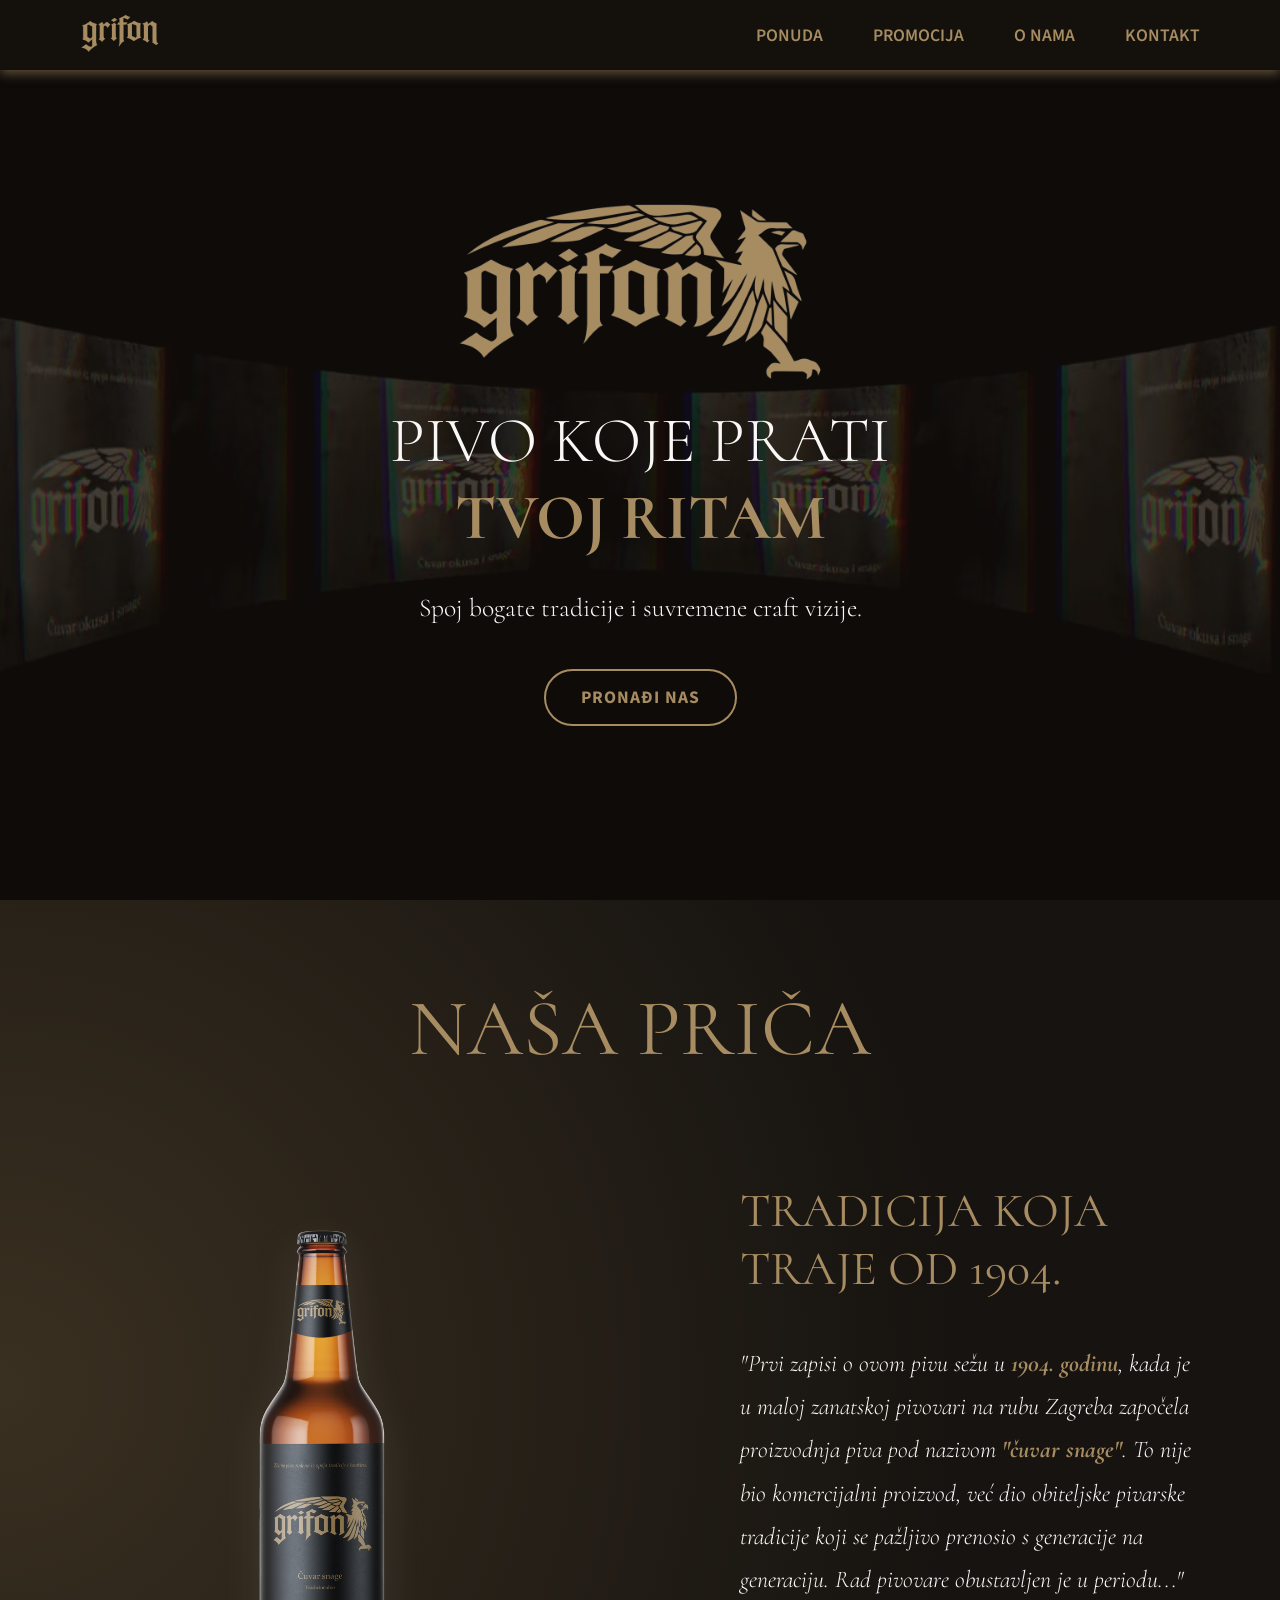
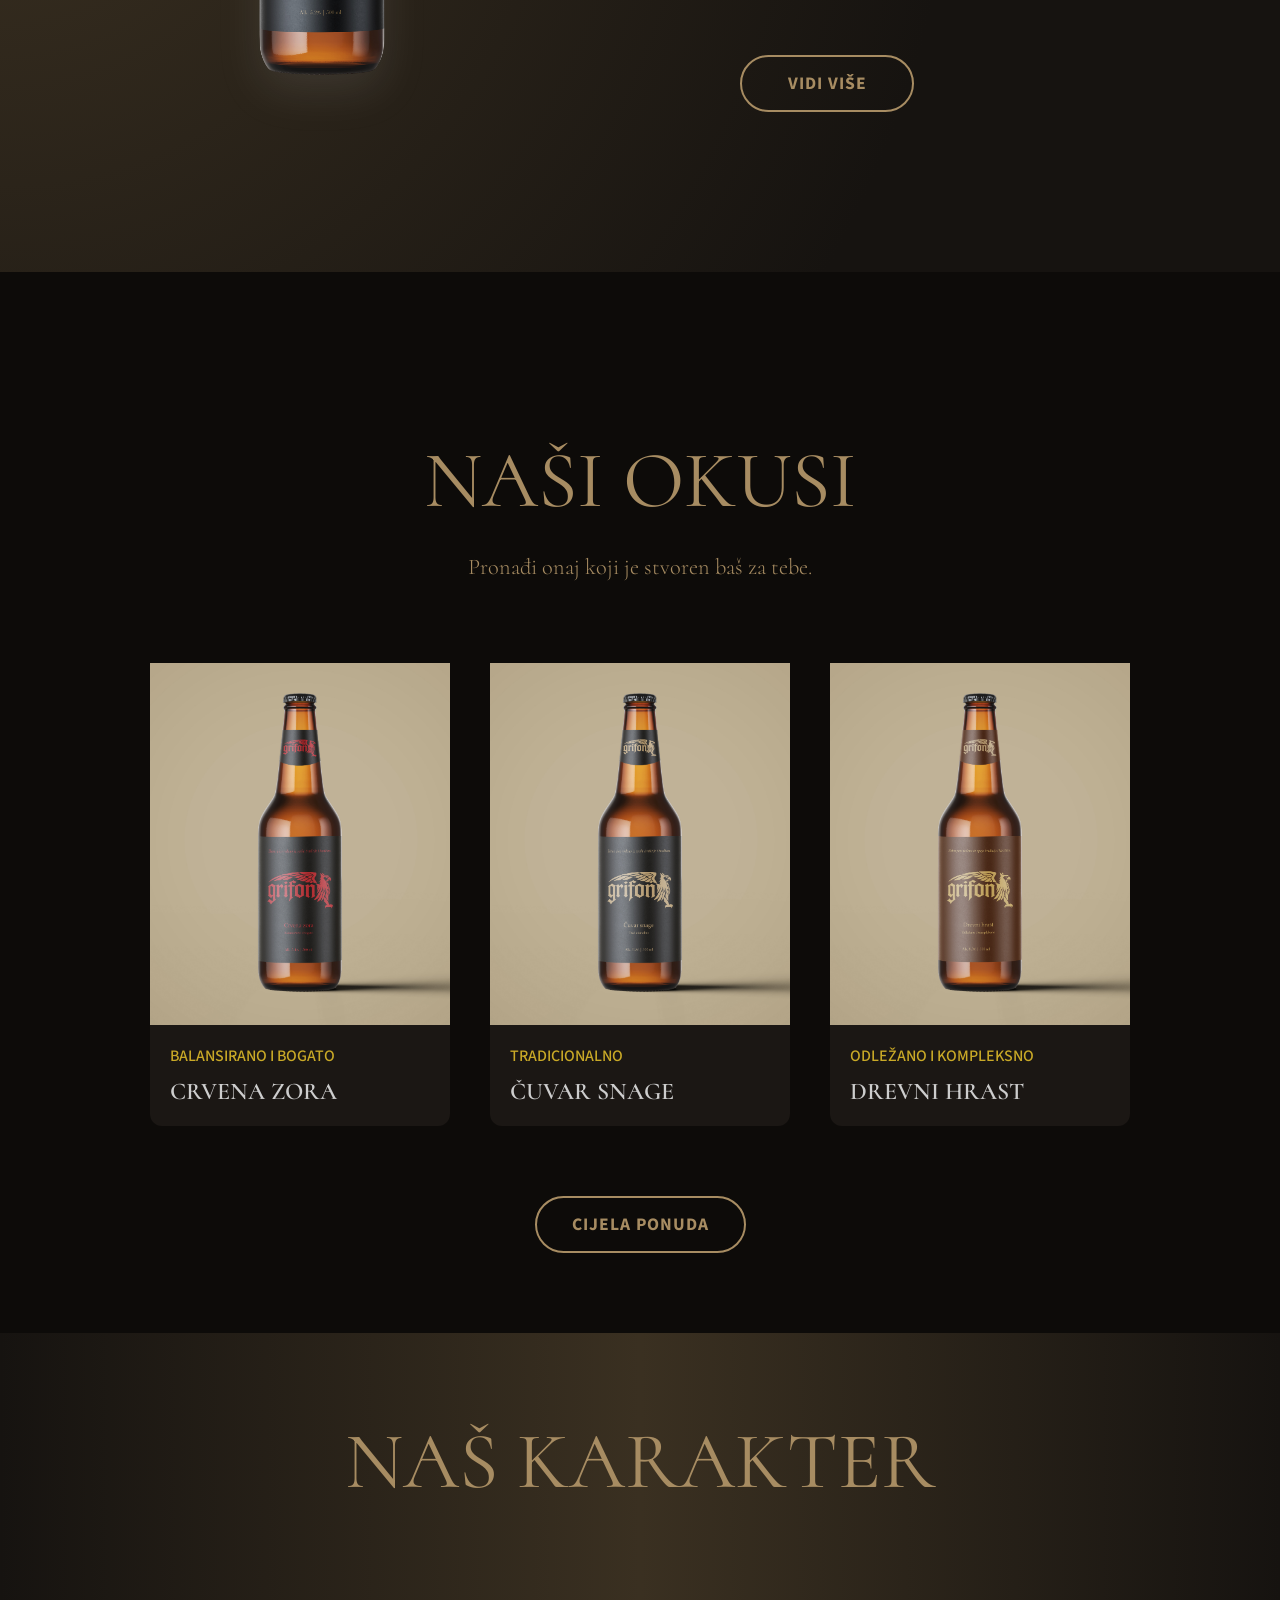
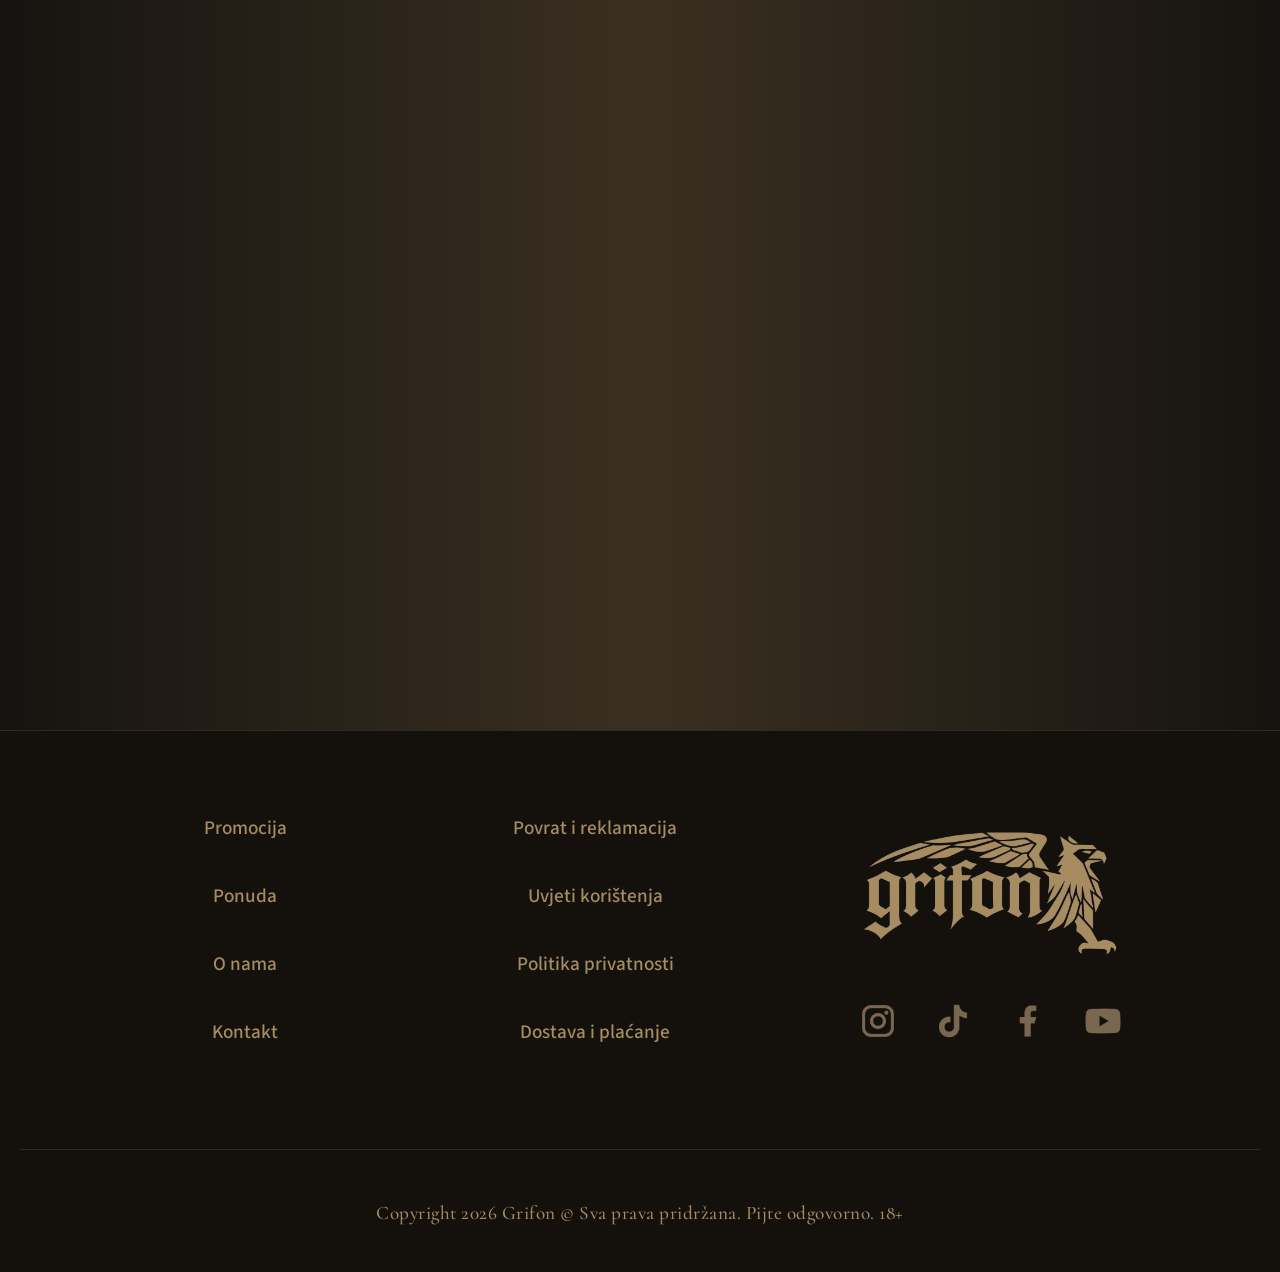
<file: index.html>
<!DOCTYPE html>
<head>
   <meta charset="UTF-8">
   <meta name="viewport" content="width=device-width, initial-scale=1.0">
   <title>Grifon</title>
   <link rel="icon" type="image/png" href="slike/favicon.png">
   <link rel="preconnect" href="https://fonts.googleapis.com">
   <link rel="preconnect" href="https://fonts.gstatic.com" crossorigin>
   <link href="https://fonts.googleapis.com/css2?family=Cormorant:ital,wght@0,300..700;1,300..700&family=Source+Sans+3:ital,wght@0,200..900;1,200..900&display=swap" rel="stylesheet">
   <link rel="stylesheet" type="text/css" href="style.css">
   <script src="script.js"></script>
</head>
<body>
   <nav>
      <a href="index.html"><img src="slike/logotip.png" alt="logo" width="80px"></a>
      <div class="izbornik">
         <a href="ponuda.html">Ponuda</a>
         <a href="reklama.html">Promocija</a>
         <a href="onama.html">O nama</a>
         <a href="kontakt.html">Kontakt</a>
         <img src="slike/hamb.png" class="hamb" width="50px" onclick="sidebar()">
      </div>
      <div class="sidebar">
         <img src="slike/x.png" class="izlaz" width="50px" onclick="sakrij()">
         <a href="ponuda.html">Ponuda</a>
         <a href="reklama.html">Promocija</a>
         <a href="onama.html">O nama</a>
         <a href="kontakt.html">Kontakt</a>
      </div>
   </nav>
   <section class="home">
      <video autoplay muted loop playsinline class="bg-video">
         <source src="video/klip.webm" type="video/webm">
         Your browser does not support the video tag.
      </video>
      <div class="home-content fade-up-home">
             <img src="slike/logo.png" alt="Logo" width="400">
         <div class="naslov">
            <h1>Pivo koje prati <br><span>tvoj ritam</span></h1>
            <h3>Spoj bogate tradicije i suvremene craft vizije.</h3>
            <a href="kontakt.html" class="cta">Pronađi nas</a>
         </div>
      </div>
   </section>
   <section class="origin">
      <h1>Naša priča</h1>
      <div class="origin-content fade-up">
         <section class="piva-animacija-sekcija">
            <div class="animacija-container">
               <img src="slike/cs.png" alt="Čuvar snage" class="boca animacija-cs">
               <img src="slike/nl.png" alt="Noćni lovac" class="boca animacija-nl">
               <img src="slike/sk.png" alt="Srebrna kandža" class="boca animacija-sk">
               <img src="slike/dh.png" alt="Drevni hrast" class="boca animacija-dh">
               <img src="slike/cz.png" alt="Crvena zora" class="boca animacija-cz">
               <img src="slike/zd.png" alt="Zeleni dragulj" class="boca animacija-zd">
            </div>
         </section>
         <div class="origin-tekst">
            <h2>Tradicija koja traje od 1904.</h2>
            <p><i>"Prvi zapisi o ovom pivu sežu u <span>1904. godinu</span>, kada je u maloj zanatskoj pivovari
               na rubu Zagreba započela proizvodnja piva pod nazivom <span>"čuvar snage"</span>. To nije bio komercijalni proizvod, 
               već dio obiteljske pivarske tradicije koji se pažljivo prenosio s generacije na generaciju.
               Rad pivovare obustavljen je u periodu..."</i> 
            </p>
            <a href="onama.html" class="cta">Vidi više</a>
         </div>
      </div>
   </section>
   <section class="kartice">
      <div class="kartice-header">
         <h2>NAŠI OKUSI</h2>
         <p class="kartice-header-tekst">Pronađi onaj koji je stvoren baš za tebe.</p>
      </div>
      <a href="product_crvena_zora.html" class="product-link fade-up">
         <div class="card1">
            <div class="card-image-wrapper">
               <img src="slike/crvena_zora.jpg" alt="" width="300px">
            </div>
            <p class="card-subtitle">BALANSIRANO I BOGATO</p>
            <p class="card-title">Crvena zora</p>
         </div>
      </a>
      <a href="product_cuvar_snage.html" class="product-link fade-up">
         <div class="card2">
            <div class="card-image-wrapper">
               <img src="slike/cuvar_snage.jpg" alt="" width="300px">
            </div>
            <p class="card-subtitle">TRADICIONALNO</p>
            <p class="card-title">Čuvar snage</p>
         </div>
      </a>
      <a href="product_drevni_hrast.html" class="product-link fade-up">
         <div class="card5">
            <div class="card-image-wrapper">
               <img src="slike/drevni_hrast.jpg" alt="" width="300px">
            </div>
            <p class="card-subtitle">ODLEŽANO I KOMPLEKSNO</p>
            <p class="card-title">Drevni hrast</p>
         </div>
      </a>
      <div class="kartice-cta">
         <a href="ponuda.html" class="cta">Cijela ponuda</a>
      </div>
   </section>
   <section class="karakter">
      <h1>Naš karakter</h1>
      <div class="kolone">
         <div class="karakter-lijeva-kolona fade-up">
            <div class="kartica">
               <h3><span>Pivski potpis</span></h3>
               <p>Svaka boca prolazi proces dugog odležavanja, osiguravajući beskompromisnu kvalitetu.</p>
            </div>
            <div class="kartica">
               <h3><span>Prirodni sastojci</span></h3>
               <p>Koristimo isključivo izvorsku vodu i najkvalitetnije prirodne sirovine, bez dodanih aditiva.</p>
            </div>
            <div class="kartica">
               <h3><span>Domaća receptura</span></h3>
               <p>Nastalo iz strasti prema pivarstvu, Grifon spaja tradicionalne metode s modernim pivskim trendovima.</p>
            </div>
         </div>
         <div class="karakter-pivo zoom-in">
            <img src="slike/cs.png" alt="">
         </div>
         <div class="karakter-desna-kolona fade-up">
            <div class="kartica">
               <h3><span>Bogata aroma</span></h3>
               <p>Harmoničan spoj probranih sorti hmelja i prženog slada stvara pun, zaokružen okus.</p>
            </div>
            <div class="kartica">
               <h3><span>Zlatni odsjaj</span></h3>
               <p>Bistro pivo zlatne boje s gustom, postojanom pjenom koja mami na prvi gutljaj.</p>
            </div>
            <div class="kartica">
               <h3><span>Savršen balans </span></h3>
               <p>Uz umjerenu gorčinu i osvježavajuću notu, Grifon je pivo koje se lako pamti i još lakše pije.</p>
            </div>
         </div>
      </div>
   </section>
   <footer>
      <div class="footer-linkovi1">
         <a href="reklama.html">Promocija</a>
         <a href="ponuda.html">Ponuda</a>
         <a href="onama.html">O nama</a>
         <a href="kontakt.html">Kontakt</a>
      </div>
      <div class="footer-linkovi2">
         <a href="#">Povrat i reklamacija</a>
         <a href="#">Uvjeti korištenja</a>
         <a href="#">Politika privatnosti</a>
         <a href="#">Dostava i plaćanje</a>
      </div>
      <div class="kol1">
         <a href="index.html"><img src="slike/logo.png" alt="" width="500px" class="footer-logo"></a>
         <div class="footer-socials">
            <a href="https://www.instagram.com/" target="_blank"><img src="slike/inst.png" alt="instagram"></a>
            <a href="https://www.tiktok.com/" target="_blank"><img src="slike/tt.png" alt="tiktok"></a>
            <a href="https://www.facebook.com/" target="_blank"><img src="slike/fb.png" alt="facebook"></a>
            <a href="https://www.youtube.com/" target="_blank"><img src="slike/yt.png" alt="youtube"></a>
         </div>
      </div>
      <div class="footer-bottom">
         <p>Copyright 2026 Grifon © Sva prava pridržana. Pijte odgovorno. 18+</p>
      </div>
   </footer>
</body>
</html>
</file>
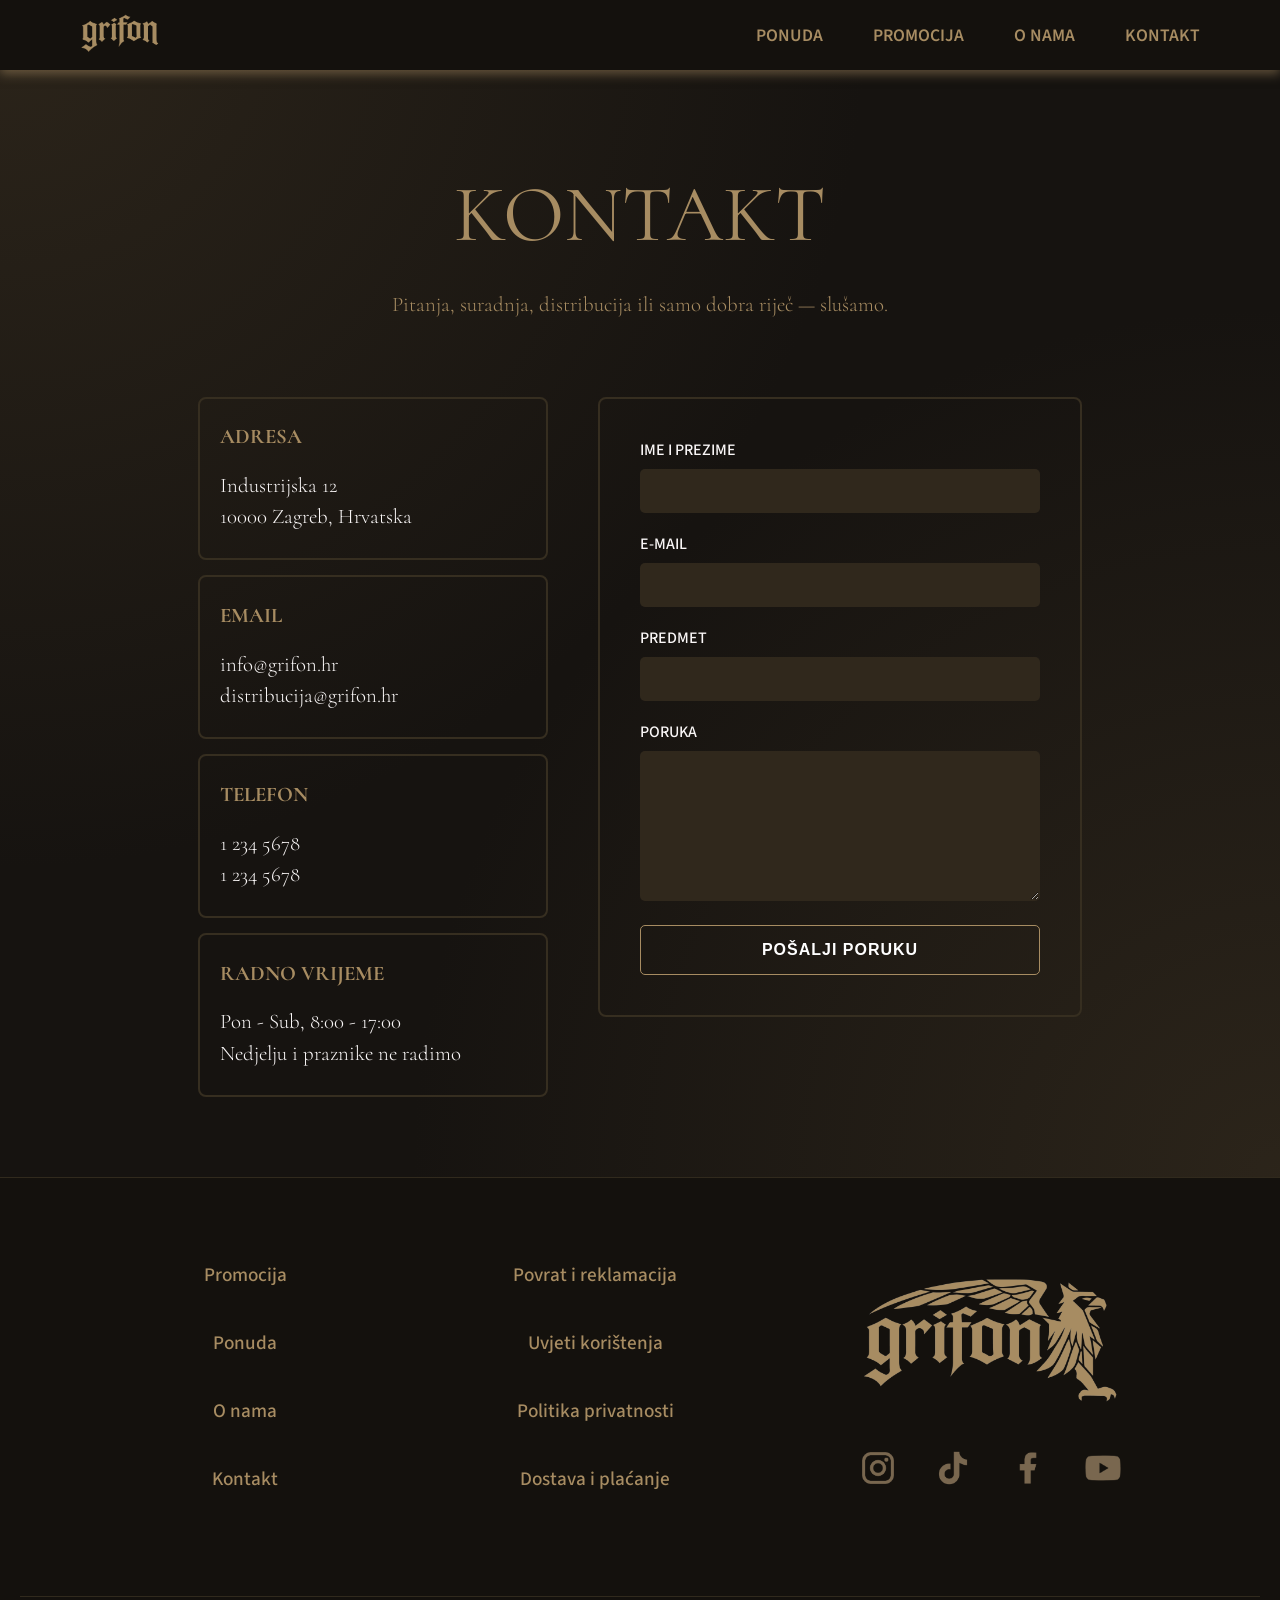
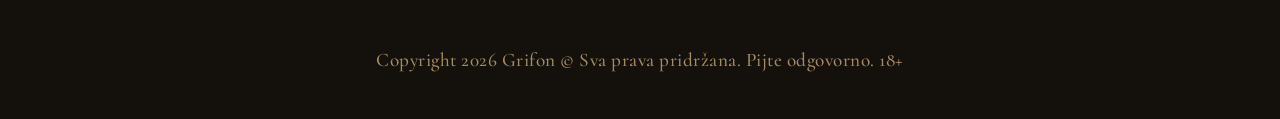
<file: kontakt.html>
<!DOCTYPE html>
<head>
   <meta charset="UTF-8">
   <meta name="viewport" content="width=device-width, initial-scale=1.0">
   <meta name="format-detection" content="telephone=no">
   <title>Grifon</title>
   <link rel="icon" type="image/png" href="slike/favicon.png">
   <link rel="preconnect" href="https://fonts.googleapis.com">
   <link rel="preconnect" href="https://fonts.gstatic.com" crossorigin>
   <link href="https://fonts.googleapis.com/css2?family=Cormorant:ital,wght@0,300..700;1,300..700&family=Source+Sans+3:ital,wght@0,200..900;1,200..900&display=swap" rel="stylesheet">
   <link rel="stylesheet" type="text/css" href="style.css">
   <script src="script.js"></script>
</head>
<body>
   <nav>
      <a href="index.html"><img src="slike/logotip.png" alt="logo" width="80px"></a>
      <div class="izbornik">
         <a href="ponuda.html">Ponuda</a>
         <a href="reklama.html">Promocija</a>
         <a href="onama.html">O nama</a>
         <a href="kontakt.html">Kontakt</a>
         <img src="slike/hamb.png" class="hamb" width="50px" onclick="sidebar()">
      </div>
      <div class="sidebar">
         <img src="slike/x.png" class="izlaz" width="50px" onclick="sakrij()">
         <a href="ponuda.html">Ponuda</a>
         <a href="reklama.html">Promocija</a>
         <a href="onama.html">O nama</a>
         <a href="kontakt.html">Kontakt</a>
      </div>
   </nav>
   <section class="contact-section">
      <div class="contact-header fade-left">
         <h2>Kontakt</h2>
         <p>Pitanja, suradnja, distribucija ili samo dobra riječ — slušamo.</p>
      </div>
      <div class="contact-container">
         <div class="info-grid fade-left">
            <div class="info-card">
               <h3>Adresa</h3>
               <p>Industrijska 12<br>10000 Zagreb, Hrvatska</p>
            </div>
            <div class="info-card">
               <h3>Email</h3>
               <p>info@grifon.hr<br>distribucija@grifon.hr</p>
            </div>
            <div class="info-card">
               <h3>Telefon</h3>
               <p> 1 234 5678<br> 1 234 5678</p>
            </div>
            <div class="info-card">
               <h3>Radno vrijeme</h3>
               <p>Pon - Sub, 8:00 - 17:00<br>Nedjelju i praznike ne radimo</p>
            </div>
         </div>
         <div class="contact-form-container fade-left">
            <form action="#" method="POST">
               <div class="form-group">
                  <label for="name">Ime i prezime</label>
                  <input type="text" id="name" name="name" required>
               </div>
               <div class="form-group">
                  <label for="email">E-mail</label>
                  <input type="email" id="email" name="email" required>
               </div>
               <div class="form-group">
                  <label for="subject">Predmet</label>
                  <input type="text" id="subject" name="subject"  required>
               </div>
               <div class="form-group">
                  <label for="message">Poruka</label>
                  <textarea id="message" name="message" required></textarea>
               </div>
               <button type="submit" class="submit-btn">Pošalji poruku</button>
            </form>
         </div>
      </div>
   </section>
   <footer>
      <div class="footer-linkovi1">
         <a href="reklama.html">Promocija</a>
         <a href="ponuda.html">Ponuda</a>
         <a href="onama.html">O nama</a>
         <a href="kontakt.html">Kontakt</a>
      </div>
      <div class="footer-linkovi2">
         <a href="#">Povrat i reklamacija</a>
         <a href="#">Uvjeti korištenja</a>
         <a href="#">Politika privatnosti</a>
         <a href="#">Dostava i plaćanje</a>
      </div>
      <div class="kol1">
         <a href="index.html"><img src="slike/logo.png" alt="" width="500px" class="footer-logo"></a>
         <div class="footer-socials">
            <a href="https://www.instagram.com/" target="_blank"><img src="slike/inst.png" alt="instagram"></a>
            <a href="https://www.tiktok.com/" target="_blank"><img src="slike/tt.png" alt="tiktok"></a>
            <a href="https://www.facebook.com/" target="_blank"><img src="slike/fb.png" alt="facebook"></a>
            <a href="https://www.youtube.com/" target="_blank"><img src="slike/yt.png" alt="youtube"></a>
         </div>
      </div>
      <div class="footer-bottom">
         <p>Copyright 2026 Grifon © Sva prava pridržana. Pijte odgovorno. 18+</p>
      </div>
   </footer>
</body>
</file>
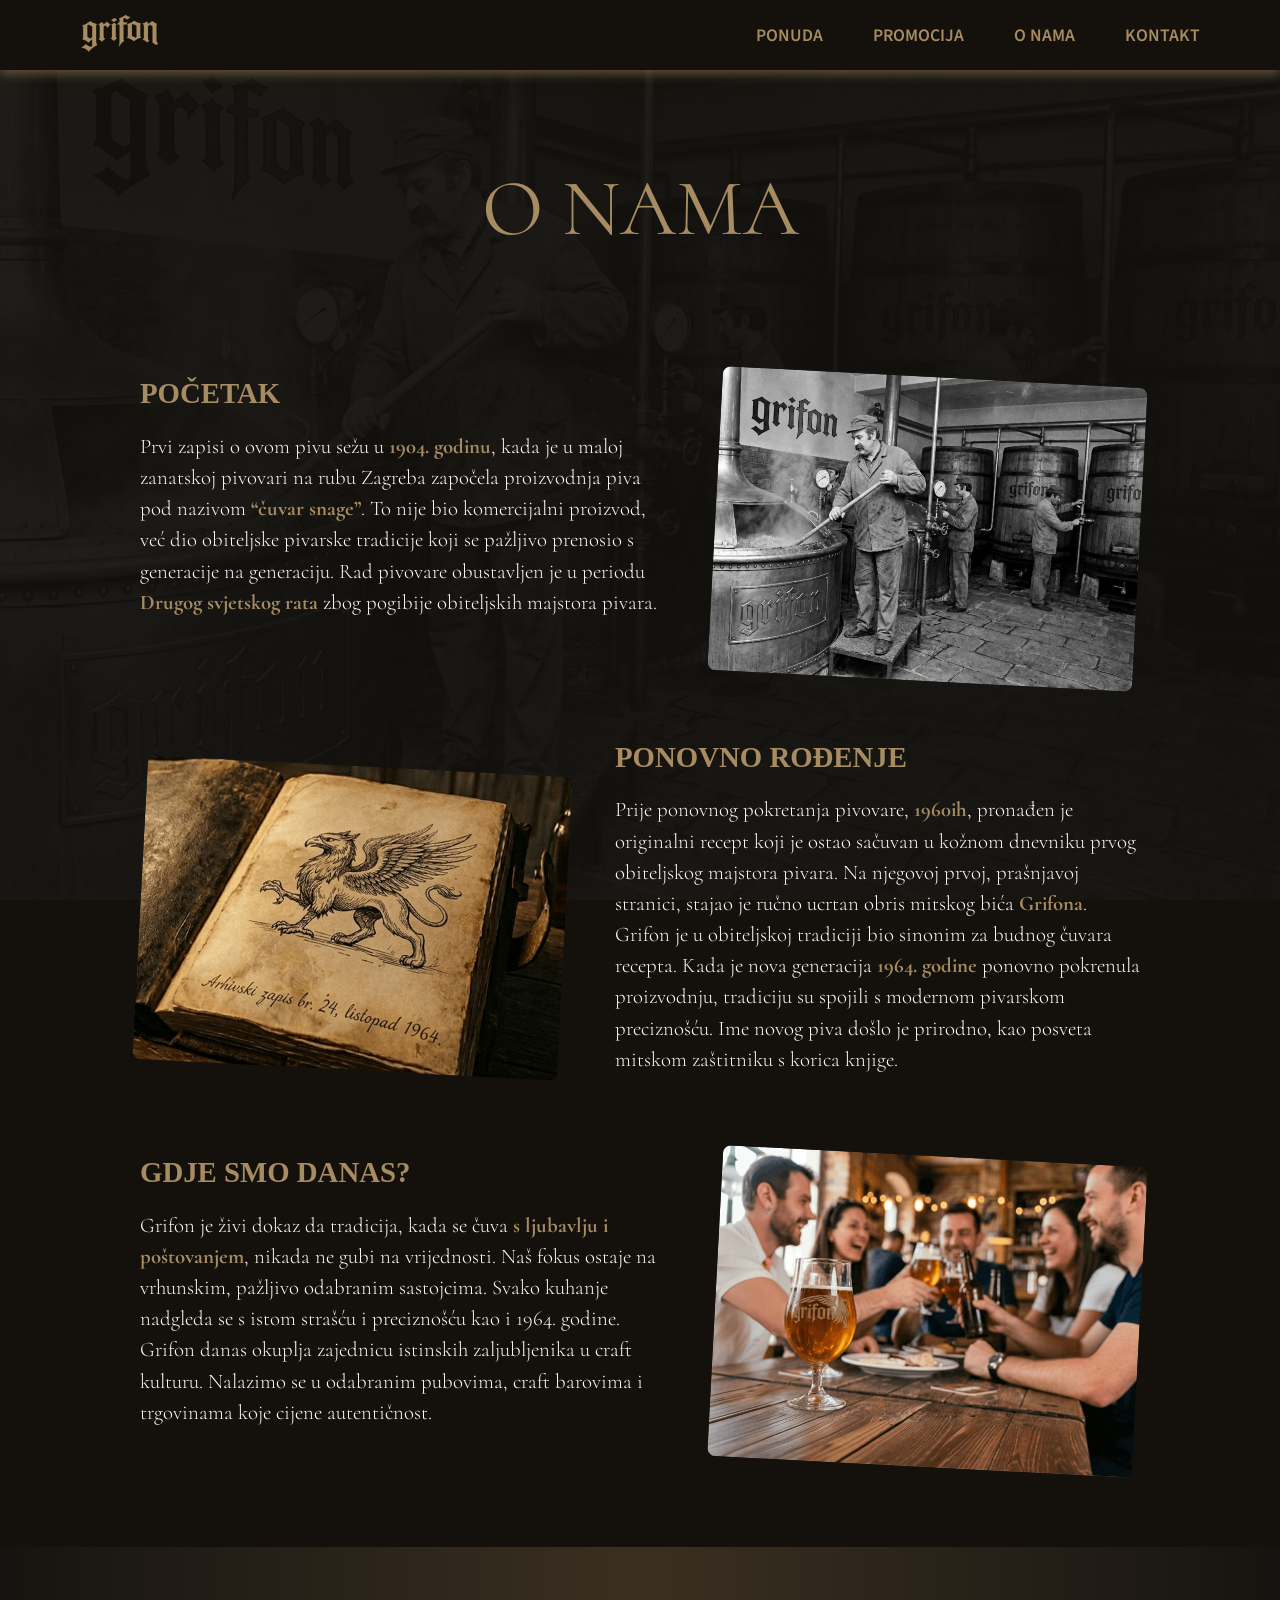
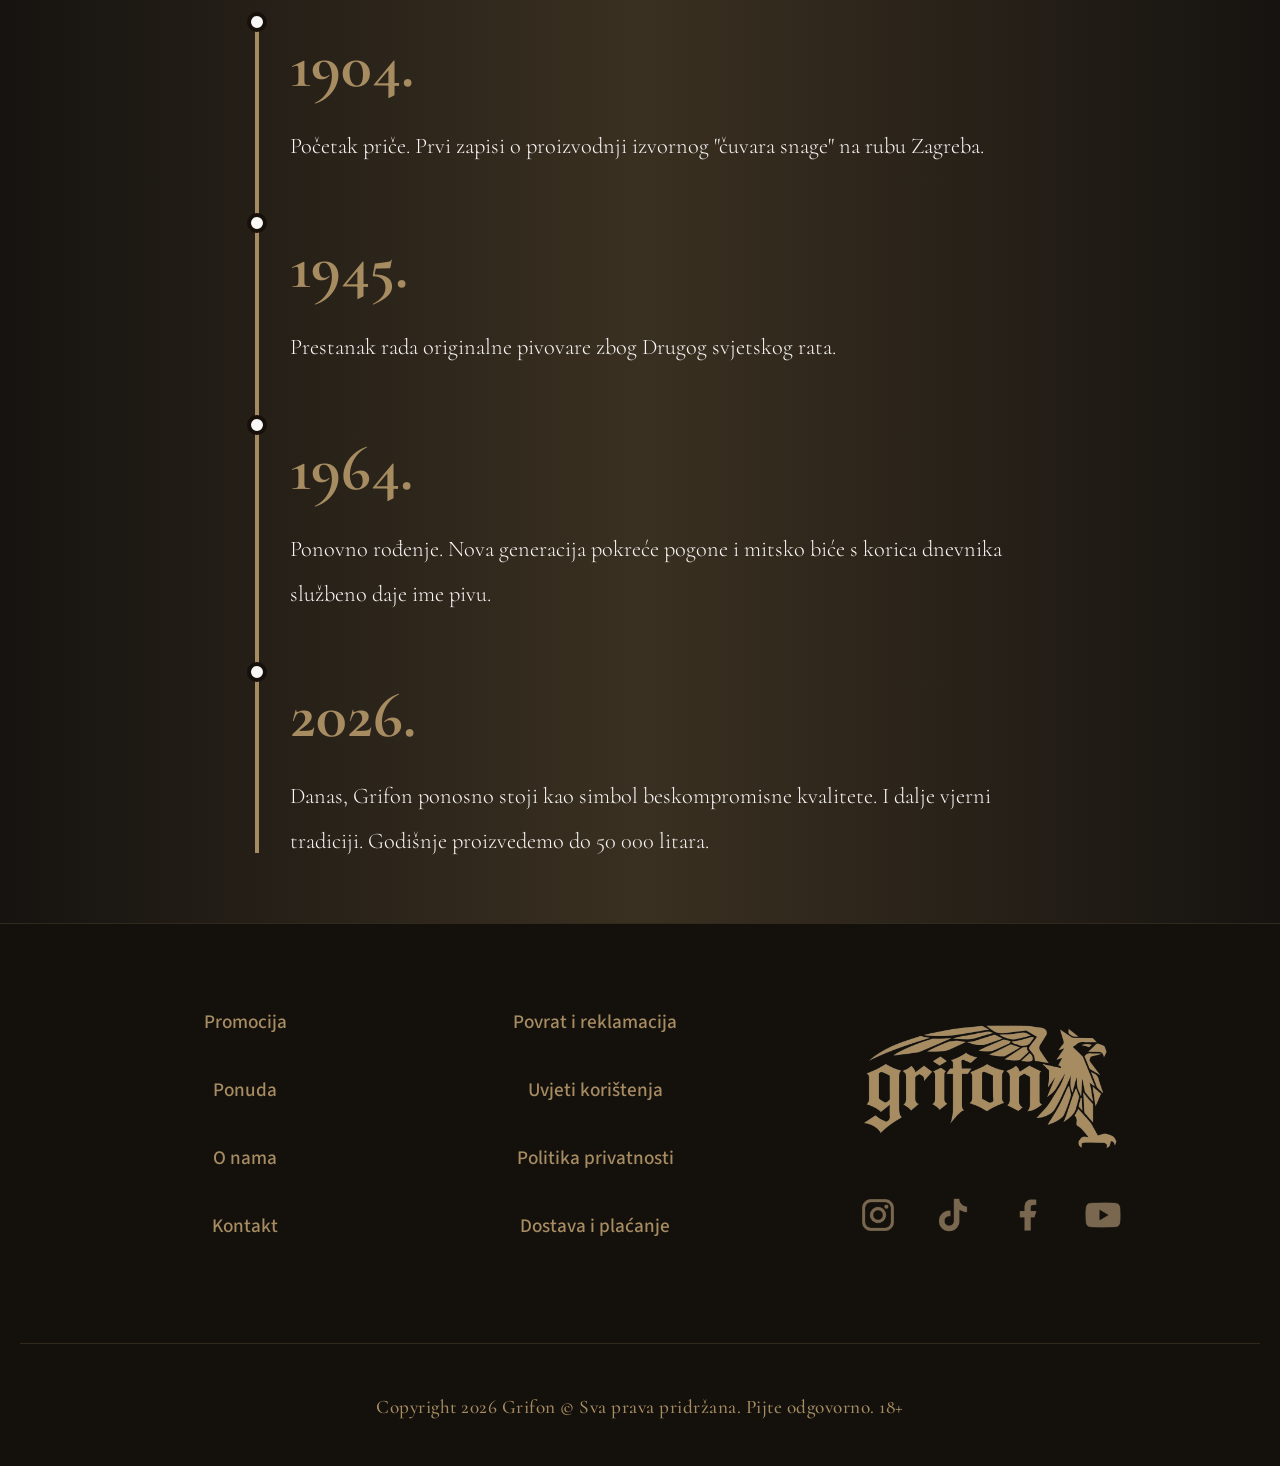
<file: onama.html>
<!DOCTYPE html>
<head>
   <meta charset="UTF-8">
   <meta name="viewport" content="width=device-width, initial-scale=1.0">
   <title>Grifon</title>
   <link rel="icon" type="image/png" href="slike/favicon.png">
   <link rel="preconnect" href="https://fonts.googleapis.com">
   <link rel="preconnect" href="https://fonts.gstatic.com" crossorigin>
   <link href="https://fonts.googleapis.com/css2?family=Cormorant:ital,wght@0,300..700;1,300..700&family=Source+Sans+3:ital,wght@0,200..900;1,200..900&display=swap" rel="stylesheet">
   <link rel="stylesheet" type="text/css" href="style.css">
   <script src="script.js"></script>
</head>
<body>
   <nav>
      <a href="index.html"><img src="slike/logotip.png" alt="logo" width="80px"></a>
      <div class="izbornik">
         <a href="ponuda.html">Ponuda</a>
         <a href="reklama.html">Promocija</a>
         <a href="onama.html">O nama</a>
         <a href="kontakt.html">Kontakt</a>
         <img src="slike/hamb.png" class="hamb" width="50px" onclick="sidebar()">
      </div>
      <div class="sidebar">
         <img src="slike/x.png" class="izlaz" width="50px" onclick="sakrij()">
         <a href="ponuda.html">Ponuda</a>
         <a href="reklama.html">Promocija</a>
         <a href="onama.html">O nama</a>
         <a href="kontakt.html">Kontakt</a>
      </div>
   </nav>
   <section class="onama">
      <h1 class="fade-left">O nama</h1>
      <div class="onama-main">
         <div class="onama-blok fade-blok">
            <div class="tekst-sadrzaj">
               <h3>Početak</h3>
               <p>Prvi zapisi o ovom pivu sežu u <span>1904. godinu</span>, kada je u maloj zanatskoj pivovari na rubu Zagreba započela proizvodnja piva
                  pod nazivom <span>“čuvar snage”</span>. To nije bio komercijalni proizvod, već dio obiteljske pivarske tradicije koji se pažljivo prenosio 
                  s generacije na generaciju. Rad pivovare obustavljen je u periodu <span>Drugog svjetskog rata</span> zbog pogibije obiteljskih majstora pivara.
               </p>
            </div>
            <div class="onama-slike">
               <img src="slike/pocetak.jpg" alt="Početak pivovare">
            </div>
         </div>
         <div class="onama-blok fade-blok">
            <div class="tekst-sadrzaj">
               <h3>Ponovno rođenje</h3>
               <p>Prije ponovnog pokretanja pivovare, <span>1960ih</span>, pronađen je originalni recept koji je ostao sačuvan u kožnom dnevniku prvog obiteljskog majstora pivara.
                  Na njegovoj prvoj, prašnjavoj stranici, stajao je ručno ucrtan obris mitskog bića <span>Grifona</span>.
                  Grifon je u obiteljskoj tradiciji bio sinonim za budnog čuvara recepta.
                  Kada je nova generacija <span>1964. godine</span> ponovno pokrenula proizvodnju, tradiciju su spojili s modernom pivarskom preciznošću. Ime novog piva došlo je prirodno,
                  kao posveta mitskom zaštitniku s korica knjige.
               </p>
            </div>
            <div class="onama-slike">
               <img src="slike/ponovno_rodenje.png" alt="Stari recept">
            </div>
         </div>
         <div class="onama-blok fade-blok">
            <div class="tekst-sadrzaj">
               <h3>Gdje smo danas?</h3>
               <p>Grifon je živi dokaz da tradicija, kada se čuva <span>s ljubavlju i poštovanjem</span>, nikada ne gubi na vrijednosti.
                  Naš fokus ostaje na vrhunskim, pažljivo odabranim sastojcima. Svako kuhanje nadgleda se s istom strašću i preciznošću kao
                  i 1964. godine.
                  Grifon danas okuplja zajednicu istinskih zaljubljenika u craft kulturu. Nalazimo
                  se u odabranim pubovima, craft barovima i trgovinama koje cijene autentičnost.
               </p>
            </div>
            <div class="onama-slike">
               <img src="slike/danas.jpg" alt="Grifon danas">
            </div>
         </div>
      </div>
   </section>
   <section class="timeline-sekcija">
      <div class="timeline-kontejner">
         <div class="timeline-blok">
            <div class="timeline-sadrzaj">
               <h2><span>1904.</span></h2>
               <p>Početak priče. Prvi zapisi o proizvodnji izvornog "čuvara snage" na rubu Zagreba.</p>
            </div>
         </div>
         <div class="timeline-blok fade-down" style="transition-delay: 0.2s">
            <div class="timeline-sadrzaj">
               <h2><span>1945.</span></h2>
               <p>Prestanak rada originalne pivovare zbog Drugog svjetskog rata.</p>
            </div>
         </div>
         <div class="timeline-blok fade-down" style="transition-delay: 0.4s">
            <div class="timeline-sadrzaj">
               <h2><span>1964.</span></h2>
               <p>Ponovno rođenje. Nova generacija pokreće pogone i mitsko biće s korica dnevnika službeno daje ime pivu.</p>
            </div>
         </div>
         <div class="timeline-blok fade-down" style="transition-delay: 0.6s">
            <div class="timeline-sadrzaj">
               <h2><span>2026.</span></h2>
               <p>Danas, Grifon ponosno stoji kao simbol beskompromisne kvalitete. I dalje vjerni tradiciji. Godišnje proizvedemo do 50 000 litara.</p>
            </div>
         </div>
      </div>
   </section>
   <footer>
      <div class="footer-linkovi1">
         <a href="reklama.html">Promocija</a>
         <a href="ponuda.html">Ponuda</a>
         <a href="onama.html">O nama</a>
         <a href="kontakt.html">Kontakt</a>
      </div>
      <div class="footer-linkovi2">
         <a href="#">Povrat i reklamacija</a>
         <a href="#">Uvjeti korištenja</a>
         <a href="#">Politika privatnosti</a>
         <a href="#">Dostava i plaćanje</a>
      </div>
      <div class="kol1">
         <a href="index.html"><img src="slike/logo.png" alt="" width="500px" class="footer-logo"></a>
         <div class="footer-socials">
            <a href="https://www.instagram.com/" target="_blank"><img src="slike/inst.png" alt="instagram"></a>
            <a href="https://www.tiktok.com/" target="_blank"><img src="slike/tt.png" alt="tiktok"></a>
            <a href="https://www.facebook.com/" target="_blank"><img src="slike/fb.png" alt="facebook"></a>
            <a href="https://www.youtube.com/" target="_blank"><img src="slike/yt.png" alt="youtube"></a>
         </div>
      </div>
      <div class="footer-bottom">
         <p>Copyright 2026 Grifon © Sva prava pridržana. Pijte odgovorno. 18+</p>
      </div>
   </footer>
</body>
</file>
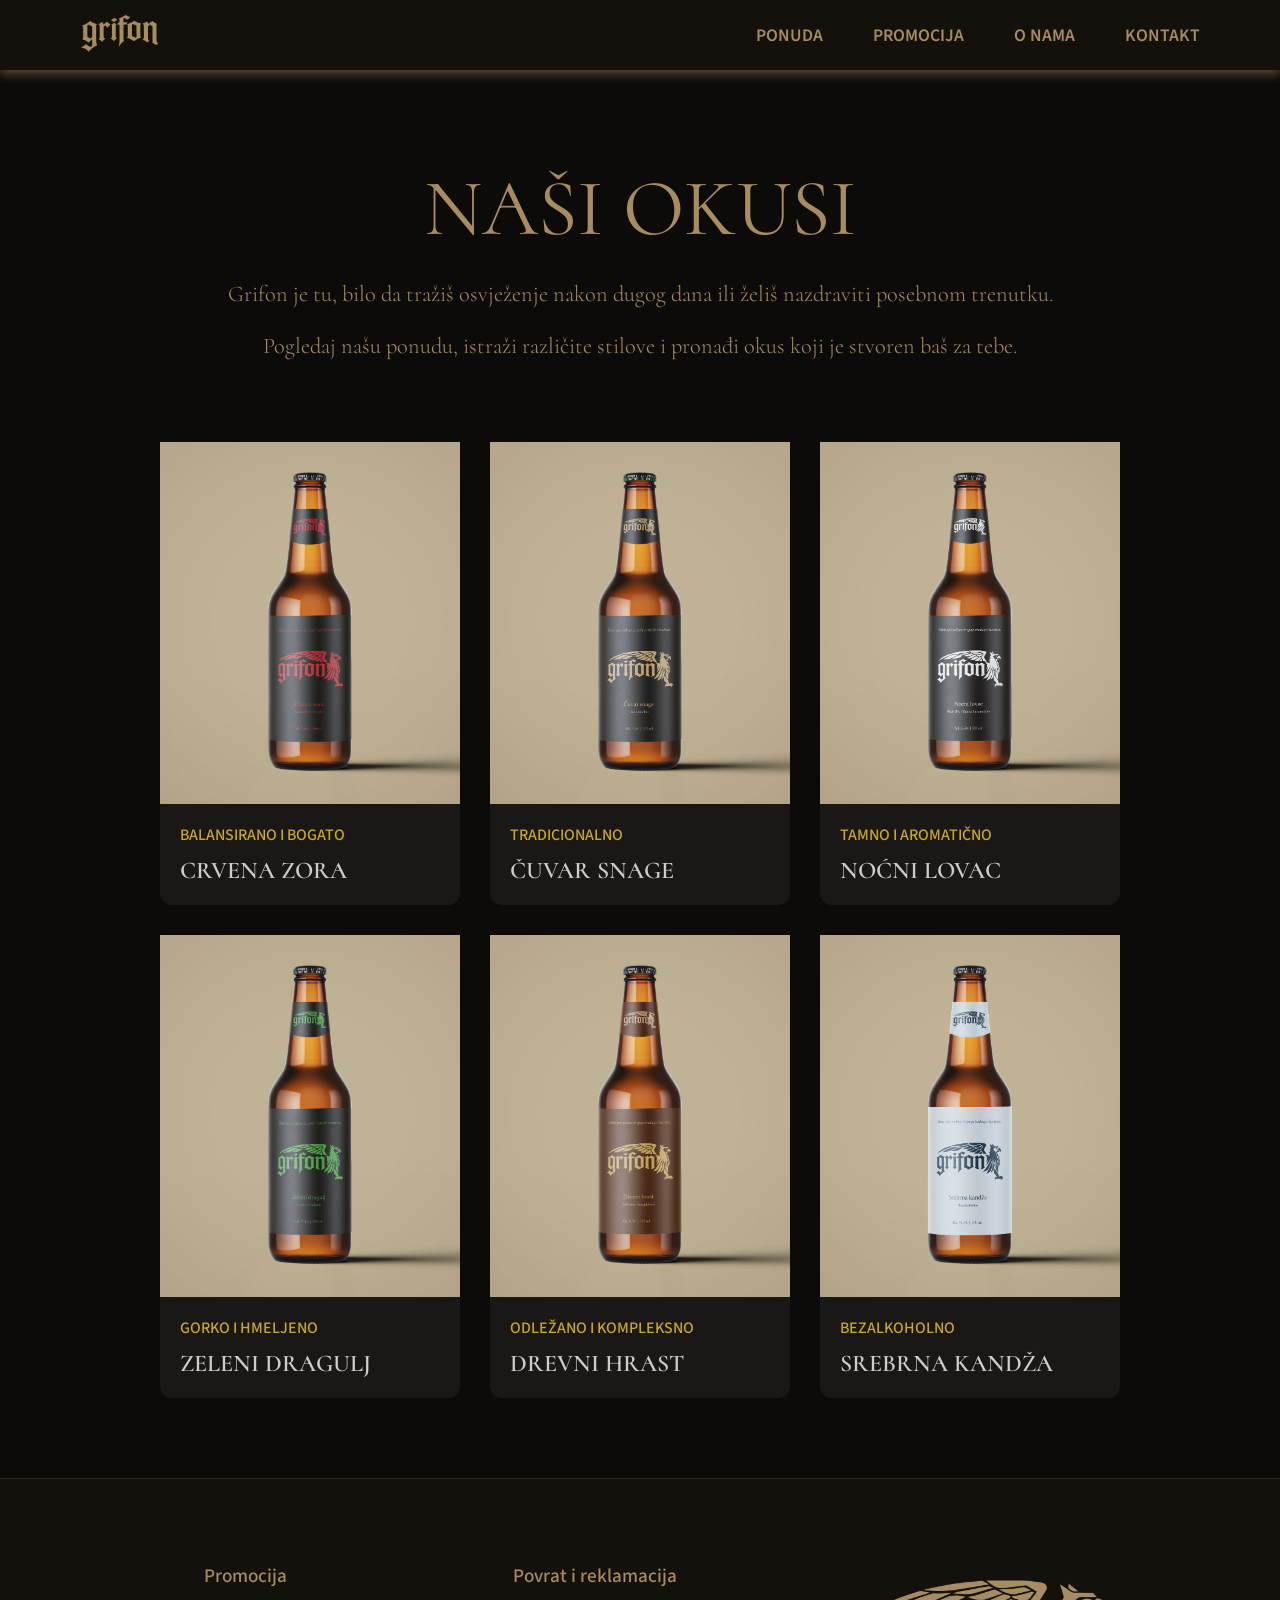
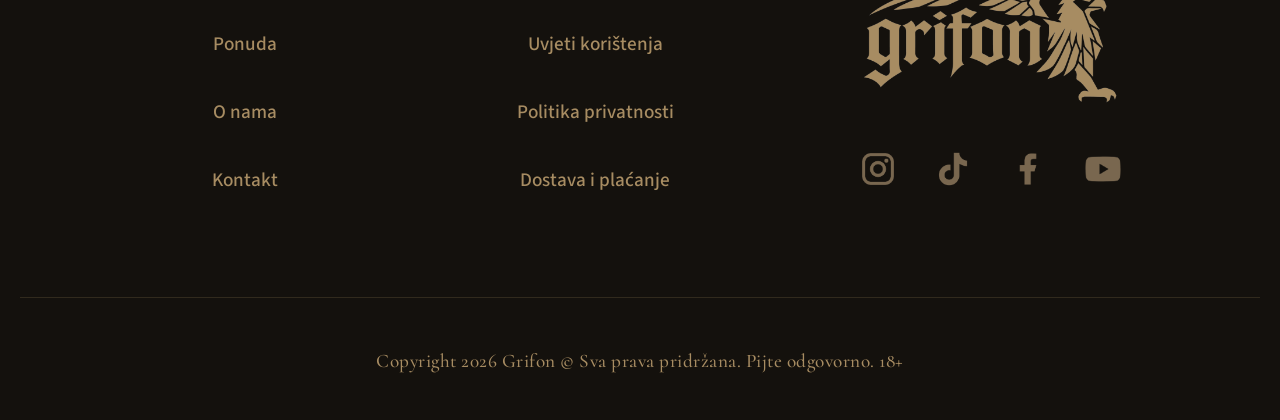
<file: ponuda.html>
<!DOCTYPE html>
<head>
   <meta charset="UTF-8">
   <meta name="viewport" content="width=device-width, initial-scale=1.0">
   <title>Grifon</title>
   <link rel="icon" type="image/png" href="slike/favicon.png">
   <link rel="preconnect" href="https://fonts.googleapis.com">
   <link rel="preconnect" href="https://fonts.gstatic.com" crossorigin>
   <link href="https://fonts.googleapis.com/css2?family=Cormorant:ital,wght@0,300..700;1,300..700&family=Source+Sans+3:ital,wght@0,200..900;1,200..900&display=swap" rel="stylesheet">
   <link rel="stylesheet" type="text/css" href="style.css">
   <script src="script.js"></script>
</head>
<body>
   <nav>
      <a href="index.html"><img src="slike/logotip.png" alt="logo" width="80px"></a>
      <div class="izbornik">
         <a href="ponuda.html">Ponuda</a>
         <a href="reklama.html">Promocija</a>
         <a href="onama.html">O nama</a>
         <a href="kontakt.html">Kontakt</a>
         <img src="slike/hamb.png" class="hamb" width="50px" onclick="sidebar()">
      </div>
      <div class="sidebar">
         <img src="slike/x.png" class="izlaz" width="50px" onclick="sakrij()">
         <a href="ponuda.html">Ponuda</a>
         <a href="reklama.html">Promocija</a>
         <a href="onama.html">O nama</a>
         <a href="kontakt.html">Kontakt</a>
      </div>
   </nav>
   <section class="kartice">
      <div class="kartice-header fade-left">
         <h2>NAŠI OKUSI</h2>
         <p>Grifon je tu, bilo da tražiš osvježenje nakon dugog dana ili želiš nazdraviti posebnom trenutku.</p>
         <p>Pogledaj našu ponudu, istraži različite stilove i pronađi okus koji je stvoren baš za tebe.</p>
      </div>
      <div class="kartice-container">
         <a href="product_crvena_zora.html" class="product-link fade-up-home">
            <div class="card1">
               <div class="card-image-wrapper">
                  <img src="slike/crvena_zora.jpg" alt="" width="300px">
               </div>
               <p class="card-subtitle">BALANSIRANO I BOGATO</p>
               <p class="card-title">Crvena zora</p>
            </div>
         </a>
         <a href="product_cuvar_snage.html" class="product-link fade-up-home">
            <div class="card2">
               <div class="card-image-wrapper">
                  <img src="slike/cuvar_snage.jpg" alt="" width="300px">
               </div>
               <p class="card-subtitle">TRADICIONALNO</p>
               <p class="card-title">Čuvar snage</p>
            </div>
         </a>
         <a href="product_nocni_lovac.html" class="product-link fade-up-home">
            <div class="card3">
               <div class="card-image-wrapper">
                  <img src="slike/nocni_lovac.jpg" alt="" width="300px">
               </div>
               <p class="card-subtitle">TAMNO I AROMATIČNO</p>
               <p class="card-title">Noćni lovac</p>
            </div>
         </a>
         <a href="product_zeleni_dragulj.html" class="product-link fade-up-home">
            <div class="card4">
               <div class="card-image-wrapper">
                  <img src="slike/zeleni_dragulj.jpg" alt="" width="300px">
               </div>
               <p class="card-subtitle">GORKO I HMELJENO</p>
               <p class="card-title">Zeleni dragulj</p>
            </div>
         </a>
         <a href="product_drevni_hrast.html" class="product-link fade-up-home">
            <div class="card5">
               <div class="card-image-wrapper">
                  <img src="slike/drevni_hrast.jpg" alt="" width="300px">
               </div>
               <p class="card-subtitle">ODLEŽANO I KOMPLEKSNO</p>
               <p class="card-title">Drevni hrast</p>
            </div>
         </a>
         <a href="product_srebrna_kandza.html" class="product-link fade-up-home">
            <div class="card6">
               <div class="card-image-wrapper">
                  <img src="slike/srebrna_kandza.jpg" alt="" width="300px">
               </div>
               <p class="card-subtitle">BEZALKOHOLNO</p>
               <p class="card-title">Srebrna kandža</p>
            </div>
         </a>
      </div>
   </section>
   <footer>
      <div class="footer-linkovi1">
         <a href="reklama.html">Promocija</a>
         <a href="ponuda.html">Ponuda</a>
         <a href="onama.html">O nama</a>
         <a href="kontakt.html">Kontakt</a>
      </div>
      <div class="footer-linkovi2">
         <a href="#">Povrat i reklamacija</a>
         <a href="#">Uvjeti korištenja</a>
         <a href="#">Politika privatnosti</a>
         <a href="#">Dostava i plaćanje</a>
      </div>
      <div class="kol1">
         <a href="index.html"><img src="slike/logo.png" alt="" width="500px" class="footer-logo"></a>
         <div class="footer-socials">
            <a href="https://www.instagram.com/" target="_blank"><img src="slike/inst.png" alt="instagram"></a>
            <a href="https://www.tiktok.com/" target="_blank"><img src="slike/tt.png" alt="tiktok"></a>
            <a href="https://www.facebook.com/" target="_blank"><img src="slike/fb.png" alt="facebook"></a>
            <a href="https://www.youtube.com/" target="_blank"><img src="slike/yt.png" alt="youtube"></a>
         </div>
      </div>
      <div class="footer-bottom">
         <p>Copyright 2026 Grifon © Sva prava pridržana. Pijte odgovorno. 18+</p>
      </div>
   </footer>
</body>
</file>
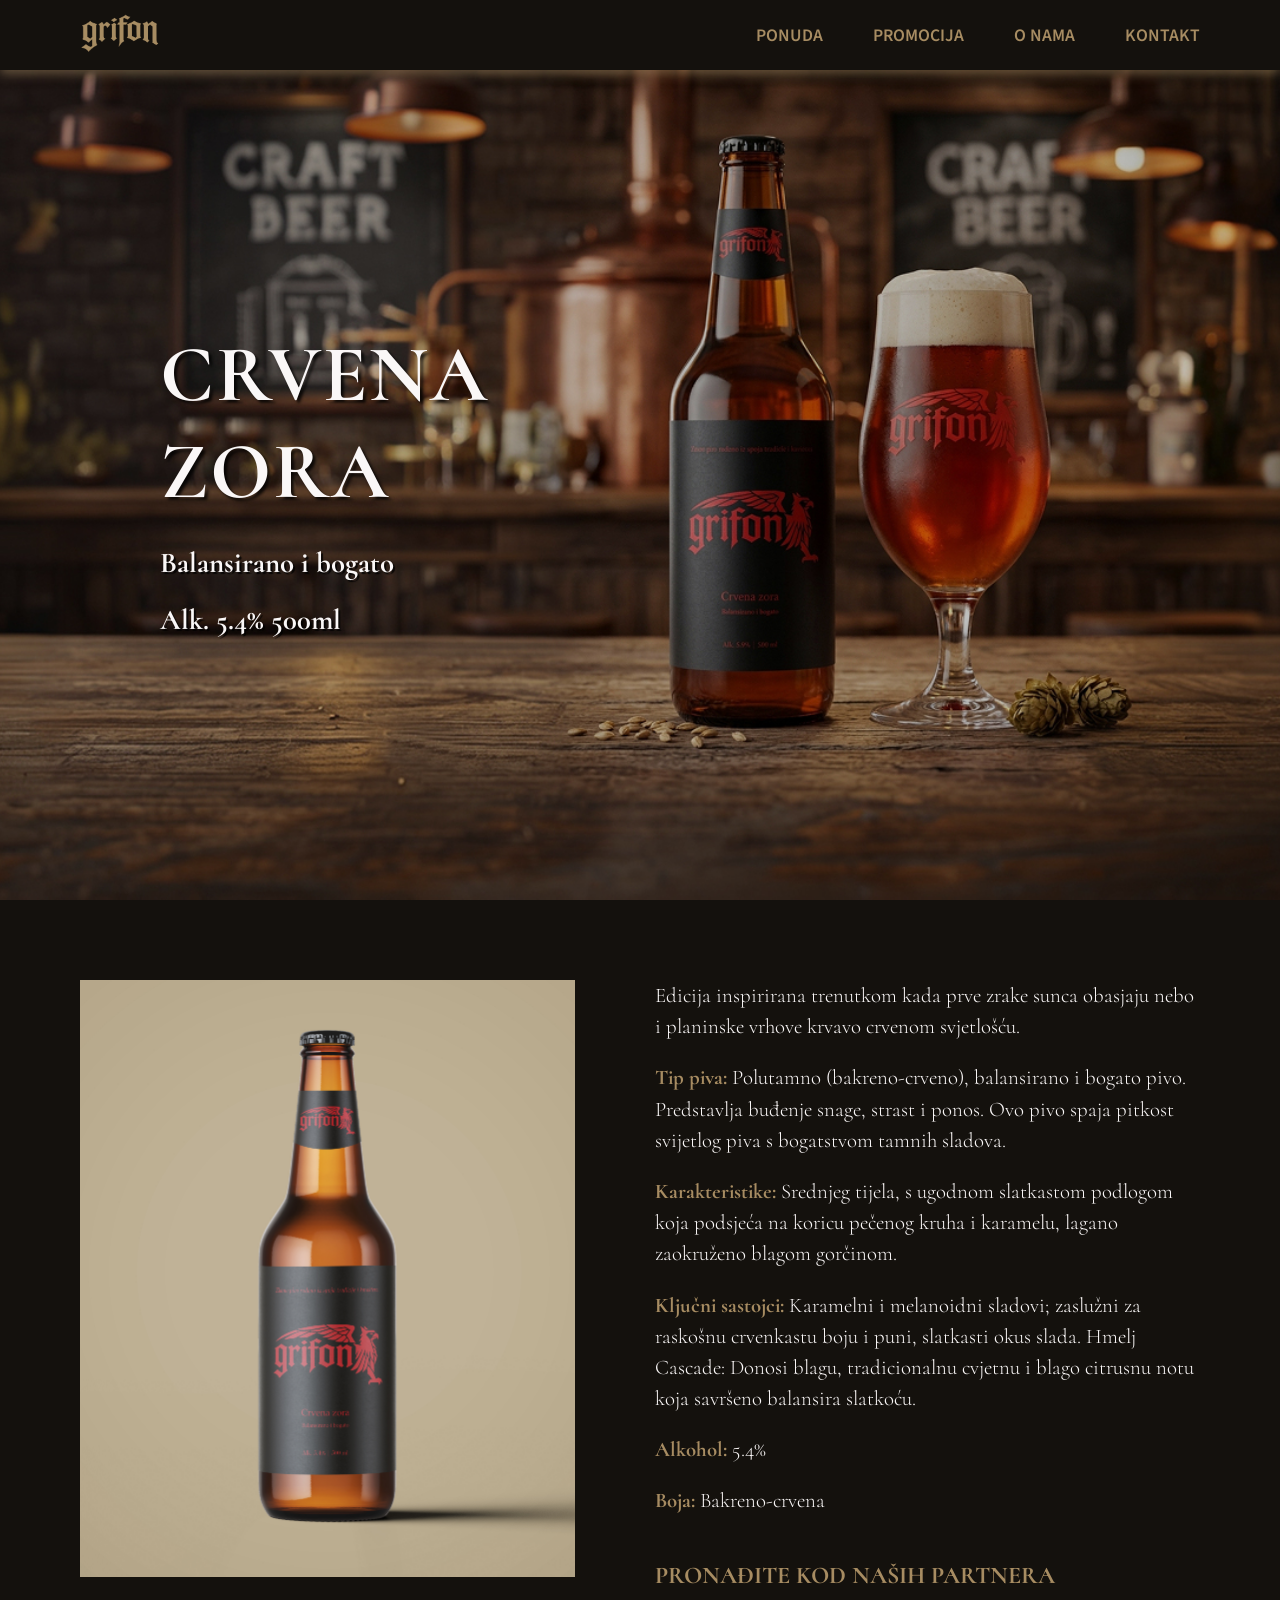
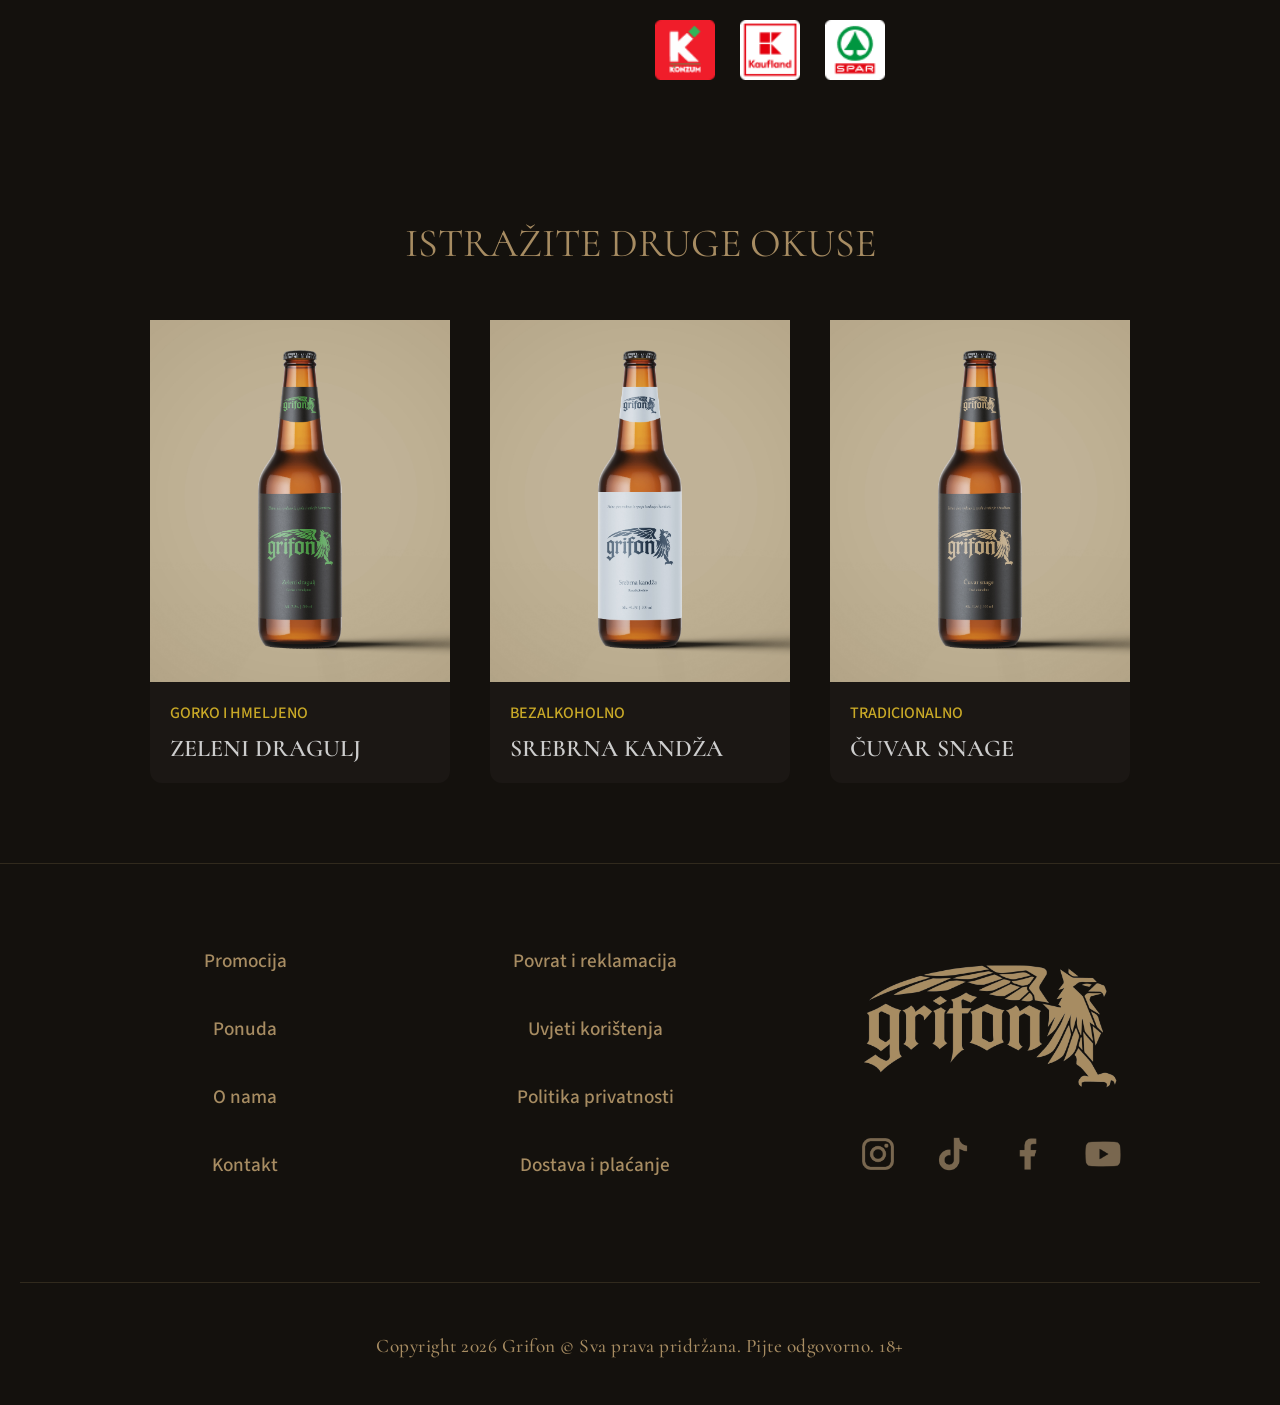
<file: product_crvena_zora.html>
<!DOCTYPE html>
<head>
   <meta charset="UTF-8">
   <meta name="viewport" content="width=device-width, initial-scale=1.0">
   <title>Grifon</title>
   <link rel="icon" type="image/png" href="slike/favicon.png">
   <link rel="preconnect" href="https://fonts.googleapis.com">
   <link rel="preconnect" href="https://fonts.gstatic.com" crossorigin>
   <link href="https://fonts.googleapis.com/css2?family=Cormorant:ital,wght@0,300..700;1,300..700&family=Source+Sans+3:ital,wght@0,200..900;1,200..900&display=swap" rel="stylesheet">
   <link rel="stylesheet" type="text/css" href="style.css">
   <script src="script.js"></script>
</head>
<body>
   <nav>
      <a href="index.html"><img src="slike/logotip.png" alt="logo" width="80px"></a>
      <div class="izbornik">
         <a href="ponuda.html">Ponuda</a>
         <a href="reklama.html">Promocija</a>
         <a href="onama.html">O nama</a>
         <a href="kontakt.html">Kontakt</a>
         <img src="slike/hamb.png" class="hamb" width="50px" onclick="sidebar()">
      </div>
      <div class="sidebar">
         <img src="slike/x.png" class="izlaz" width="50px" onclick="sakrij()">
         <a href="ponuda.html">Ponuda</a>
         <a href="reklama.html">Promocija</a>
         <a href="onama.html">O nama</a>
         <a href="kontakt.html">Kontakt</a>
      </div>
   </nav>
   <section class="home_product" id="crvena_zora">
      <div class="hero-product-tekst fade-left">
         <h1 class="naslov-proizvoda">Crvena<br>zora</h1>
         <h3 class="podnaslov-proizvoda">Balansirano i bogato</h3>
         <h3 class="podnaslov-proizvoda">Alk. 5.4% 500ml</h3>
      </div>
   </section>
   <section class="main_product">
      <div class="product_photo fade-left">
         <img src="slike/crvena_zora.jpg" alt="" width="500px">
      </div>
      <div class="product-opis fade-right">
         <p>Edicija inspirirana trenutkom kada prve zrake sunca obasjaju nebo i planinske vrhove krvavo crvenom svjetlošću.</p>
         <p><span>Tip piva:</span> Polutamno (bakreno-crveno), balansirano i bogato pivo.
            Predstavlja buđenje snage, strast i ponos. Ovo pivo spaja pitkost svijetlog piva s bogatstvom tamnih sladova.
         </p>
         <p><span>Karakteristike:</span> Srednjeg tijela, s ugodnom slatkastom podlogom koja podsjeća na koricu pečenog kruha i karamelu, lagano zaokruženo blagom gorčinom.</p>
         <p><span>Ključni sastojci:</span> Karamelni i melanoidni sladovi; zaslužni za raskošnu crvenkastu boju i puni, slatkasti okus slada.
            Hmelj Cascade: Donosi blagu, tradicionalnu cvjetnu i blago citrusnu notu koja savršeno balansira slatkoću.
         </p>
         <p><span>Alkohol: </span>5.4%</p>
         <p><span>Boja:</span> Bakreno-crvena</p>
         <h3>Pronađite kod naših partnera</h3>
         <div class="partner-logos">
            <a href="https://www.konzum.hr/" target="_blank"><img src="slike/konzum.png" alt="Konzum"></a>
            <a href="https://www.kaufland.hr/" target="_blank"><img src="slike/kaufland.png" alt="Kaufland"></a>
            <a href="https://www.spar.hr/" target="_blank"><img src="slike/spar.png" alt="Spar"></a>
         </div>
      </div>
   </section>
   <section class="razno">
      <div class="razno-naslov">
         <h2>Istražite druge okuse</h2>
      </div>
      <div class="razno-kartice">
         <a href="product_zeleni_dragulj.html" class="product-link">
            <div class="card4">
               <div class="card-image-wrapper">
                  <img src="slike/zeleni_dragulj.jpg" alt="" width="300px">
               </div>
               <p class="card-subtitle">GORKO I HMELJENO</p>
               <p class="card-title">Zeleni dragulj</p>
            </div>
         </a>
         <a href="product_srebrna_kandza.html" class="product-link">
            <div class="card6">
               <div class="card-image-wrapper">
                  <img src="slike/srebrna_kandza.jpg" alt="" width="300px">
               </div>
               <p class="card-subtitle">BEZALKOHOLNO</p>
               <p class="card-title">Srebrna kandža</p>
            </div>
         </a>
         <a href="product_cuvar_snage.html" class="product-link">
            <div class="card2">
               <div class="card-image-wrapper">
                  <img src="slike/cuvar_snage.jpg" alt="" width="300px">
               </div>
               <p class="card-subtitle">TRADICIONALNO</p>
               <p class="card-title">Čuvar snage</p>
            </div>
         </a>
      </div>
   </section>
   <footer>
      <div class="footer-linkovi1">
         <a href="reklama.html">Promocija</a>
         <a href="ponuda.html">Ponuda</a>
         <a href="onama.html">O nama</a>
         <a href="kontakt.html">Kontakt</a>
      </div>
      <div class="footer-linkovi2">
         <a href="#">Povrat i reklamacija</a>
         <a href="#">Uvjeti korištenja</a>
         <a href="#">Politika privatnosti</a>
         <a href="#">Dostava i plaćanje</a>
      </div>
      <div class="kol1">
         <a href="index.html"><img src="slike/logo.png" alt="" width="500px" class="footer-logo"></a>
         <div class="footer-socials">
            <a href="https://www.instagram.com/" target="_blank"><img src="slike/inst.png" alt="instagram"></a>
            <a href="https://www.tiktok.com/" target="_blank"><img src="slike/tt.png" alt="tiktok"></a>
            <a href="https://www.facebook.com/" target="_blank"><img src="slike/fb.png" alt="facebook"></a>
            <a href="https://www.youtube.com/" target="_blank"><img src="slike/yt.png" alt="youtube"></a>
         </div>
      </div>
      <div class="footer-bottom">
         <p>Copyright 2026 Grifon © Sva prava pridržana. Pijte odgovorno. 18+</p>
      </div>
   </footer>
</file>
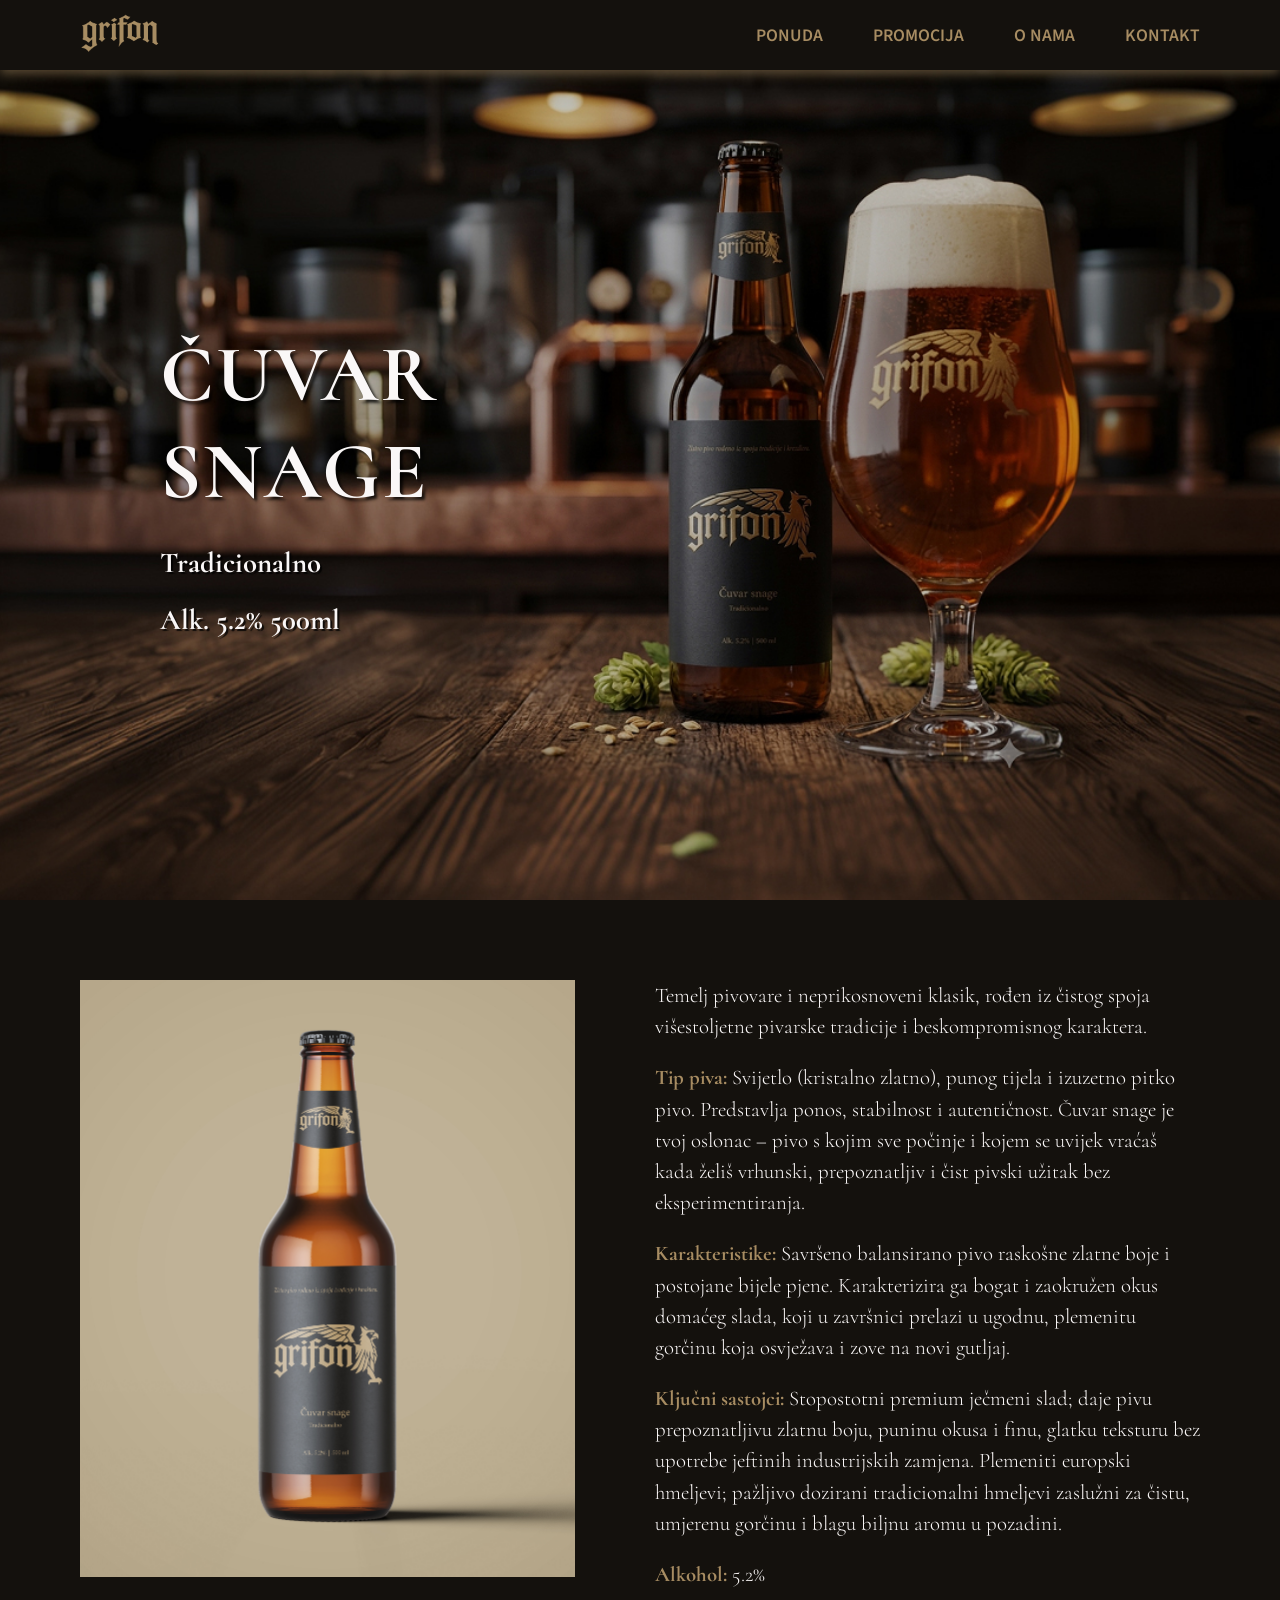
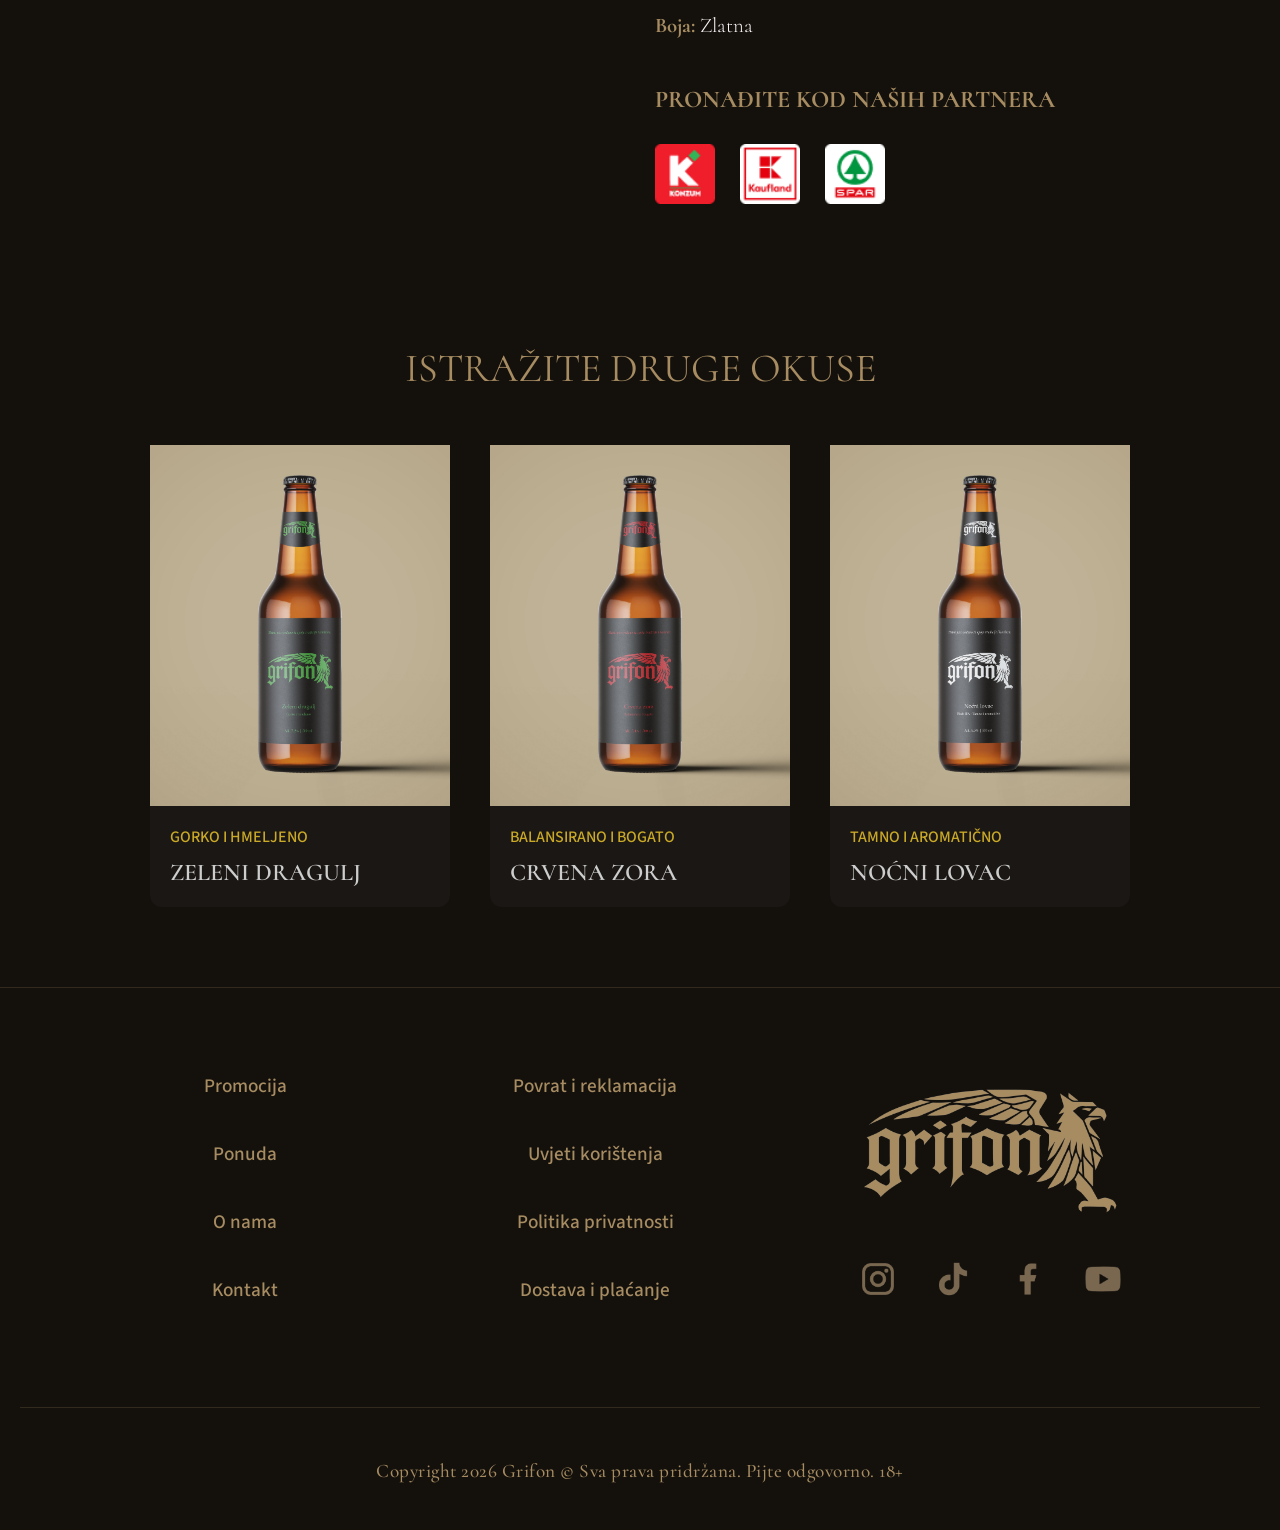
<file: product_cuvar_snage.html>
<!DOCTYPE html>
<head>
   <meta charset="UTF-8">
   <meta name="viewport" content="width=device-width, initial-scale=1.0">
   <title>Grifon</title>
   <link rel="icon" type="image/png" href="slike/favicon.png">
   <link rel="preconnect" href="https://fonts.googleapis.com">
   <link rel="preconnect" href="https://fonts.gstatic.com" crossorigin>
   <link href="https://fonts.googleapis.com/css2?family=Cormorant:ital,wght@0,300..700;1,300..700&family=Source+Sans+3:ital,wght@0,200..900;1,200..900&display=swap" rel="stylesheet">
   <link rel="stylesheet" type="text/css" href="style.css">
   <script src="script.js"></script>
</head>
<body>
   <nav>
      <a href="index.html"><img src="slike/logotip.png" alt="logo" width="80px"></a>
      <div class="izbornik">
         <a href="ponuda.html">Ponuda</a>
         <a href="reklama.html">Promocija</a>
         <a href="onama.html">O nama</a>
         <a href="kontakt.html">Kontakt</a>
         <img src="slike/hamb.png" class="hamb" width="50px" onclick="sidebar()">
      </div>
      <div class="sidebar">
         <img src="slike/x.png" class="izlaz" width="50px" onclick="sakrij()">
         <a href="ponuda.html">Ponuda</a>
         <a href="reklama.html">Promocija</a>
         <a href="onama.html">O nama</a>
         <a href="kontakt.html">Kontakt</a>
      </div>
   </nav>
   <section class="home_product" id="cuvar_snage">
      <div class="hero-product-tekst fade-left">
         <h1 class="naslov-proizvoda">Čuvar<br>snage</h1>
         <h3 class="podnaslov-proizvoda">Tradicionalno</h3>
         <h3 class="podnaslov-proizvoda">Alk. 5.2% 500ml</h3>
      </div>
   </section>
   <section class="main_product">
      <div class="product_photo fade-left">
         <img src="slike/cuvar_snage.jpg" alt="" width="500px">
      </div>
      <div class="product-opis fade-right">
         <p>Temelj pivovare i neprikosnoveni klasik, rođen iz čistog spoja višestoljetne pivarske tradicije i beskompromisnog karaktera.</p>
         <p><span>Tip piva:</span> Svijetlo (kristalno zlatno), punog tijela i izuzetno pitko pivo.
            Predstavlja ponos, stabilnost i autentičnost. Čuvar snage je tvoj oslonac – pivo s kojim sve počinje i kojem se uvijek vraćaš kada želiš vrhunski, prepoznatljiv i čist pivski užitak bez eksperimentiranja.
         </p>
         <p><span>Karakteristike:</span> Savršeno balansirano pivo raskošne zlatne boje i postojane bijele pjene. Karakterizira ga bogat i zaokružen okus domaćeg slada, koji u završnici prelazi u ugodnu, plemenitu gorčinu koja osvježava i zove na novi gutljaj.</p>
         <p><span>Ključni sastojci:</span> Stopostotni premium ječmeni slad; daje pivu prepoznatljivu zlatnu boju, puninu okusa i finu, glatku teksturu bez upotrebe jeftinih industrijskih zamjena.
            Plemeniti europski hmeljevi; pažljivo dozirani tradicionalni hmeljevi zaslužni za čistu, umjerenu gorčinu i blagu biljnu aromu u pozadini.
         </p>
         <p><span>Alkohol:</span> 5.2%</p>
         <p><span>Boja:</span> Zlatna</p>
         <h3>Pronađite kod naših partnera</h3>
         <div class="partner-logos">
            <a href="https://www.konzum.hr/" target="_blank"><img src="slike/konzum.png" alt="Konzum"></a>
            <a href="https://www.kaufland.hr/" target="_blank"><img src="slike/kaufland.png" alt="Kaufland"></a>
            <a href="https://www.spar.hr/" target="_blank"><img src="slike/spar.png" alt="Spar"></a>
         </div>
      </div>
   </section>
   <section class="razno">
      <div class="razno-naslov">
         <h2>Istražite druge okuse</h2>
      </div>
      <div class="razno-kartice">
         <a href="product_zeleni_dragulj.html" class="product-link">
            <div class="card4">
               <div class="card-image-wrapper">
                  <img src="slike/zeleni_dragulj.jpg" alt="" width="300px">
               </div>
               <p class="card-subtitle">GORKO I HMELJENO</p>
               <p class="card-title">Zeleni dragulj</p>
            </div>
         </a>
         <a href="product_crvena_zora.html" class="product-link">
            <div class="card1">
               <div class="card-image-wrapper">
                  <img src="slike/crvena_zora.jpg" alt="" width="300px">
               </div>
               <p class="card-subtitle">BALANSIRANO I BOGATO</p>
               <p class="card-title">Crvena zora</p>
            </div>
         </a>
         <a href="product_nocni_lovac.html" class="product-link">
            <div class="card3">
               <div class="card-image-wrapper">
                  <img src="slike/nocni_lovac.jpg" alt="" width="300px">
               </div>
               <p class="card-subtitle">TAMNO I AROMATIČNO</p>
               <p class="card-title">Noćni lovac</p>
            </div>
         </a>
      </div>
   </section>
   <footer>
      <div class="footer-linkovi1">
         <a href="reklama.html">Promocija</a>
         <a href="ponuda.html">Ponuda</a>
         <a href="onama.html">O nama</a>
         <a href="kontakt.html">Kontakt</a>
      </div>
      <div class="footer-linkovi2">
         <a href="#">Povrat i reklamacija</a>
         <a href="#">Uvjeti korištenja</a>
         <a href="#">Politika privatnosti</a>
         <a href="#">Dostava i plaćanje</a>
      </div>
      <div class="kol1">
         <a href="index.html"><img src="slike/logo.png" alt="" width="500px" class="footer-logo"></a>
         <div class="footer-socials">
            <a href="https://www.instagram.com/" target="_blank"><img src="slike/inst.png" alt="instagram"></a>
            <a href="https://www.tiktok.com/" target="_blank"><img src="slike/tt.png" alt="tiktok"></a>
            <a href="https://www.facebook.com/" target="_blank"><img src="slike/fb.png" alt="facebook"></a>
            <a href="https://www.youtube.com/" target="_blank"><img src="slike/yt.png" alt="youtube"></a>
         </div>
      </div>
      <div class="footer-bottom">
         <p>Copyright 2026 Grifon © Sva prava pridržana. Pijte odgovorno. 18+</p>
      </div>
   </footer>
</file>
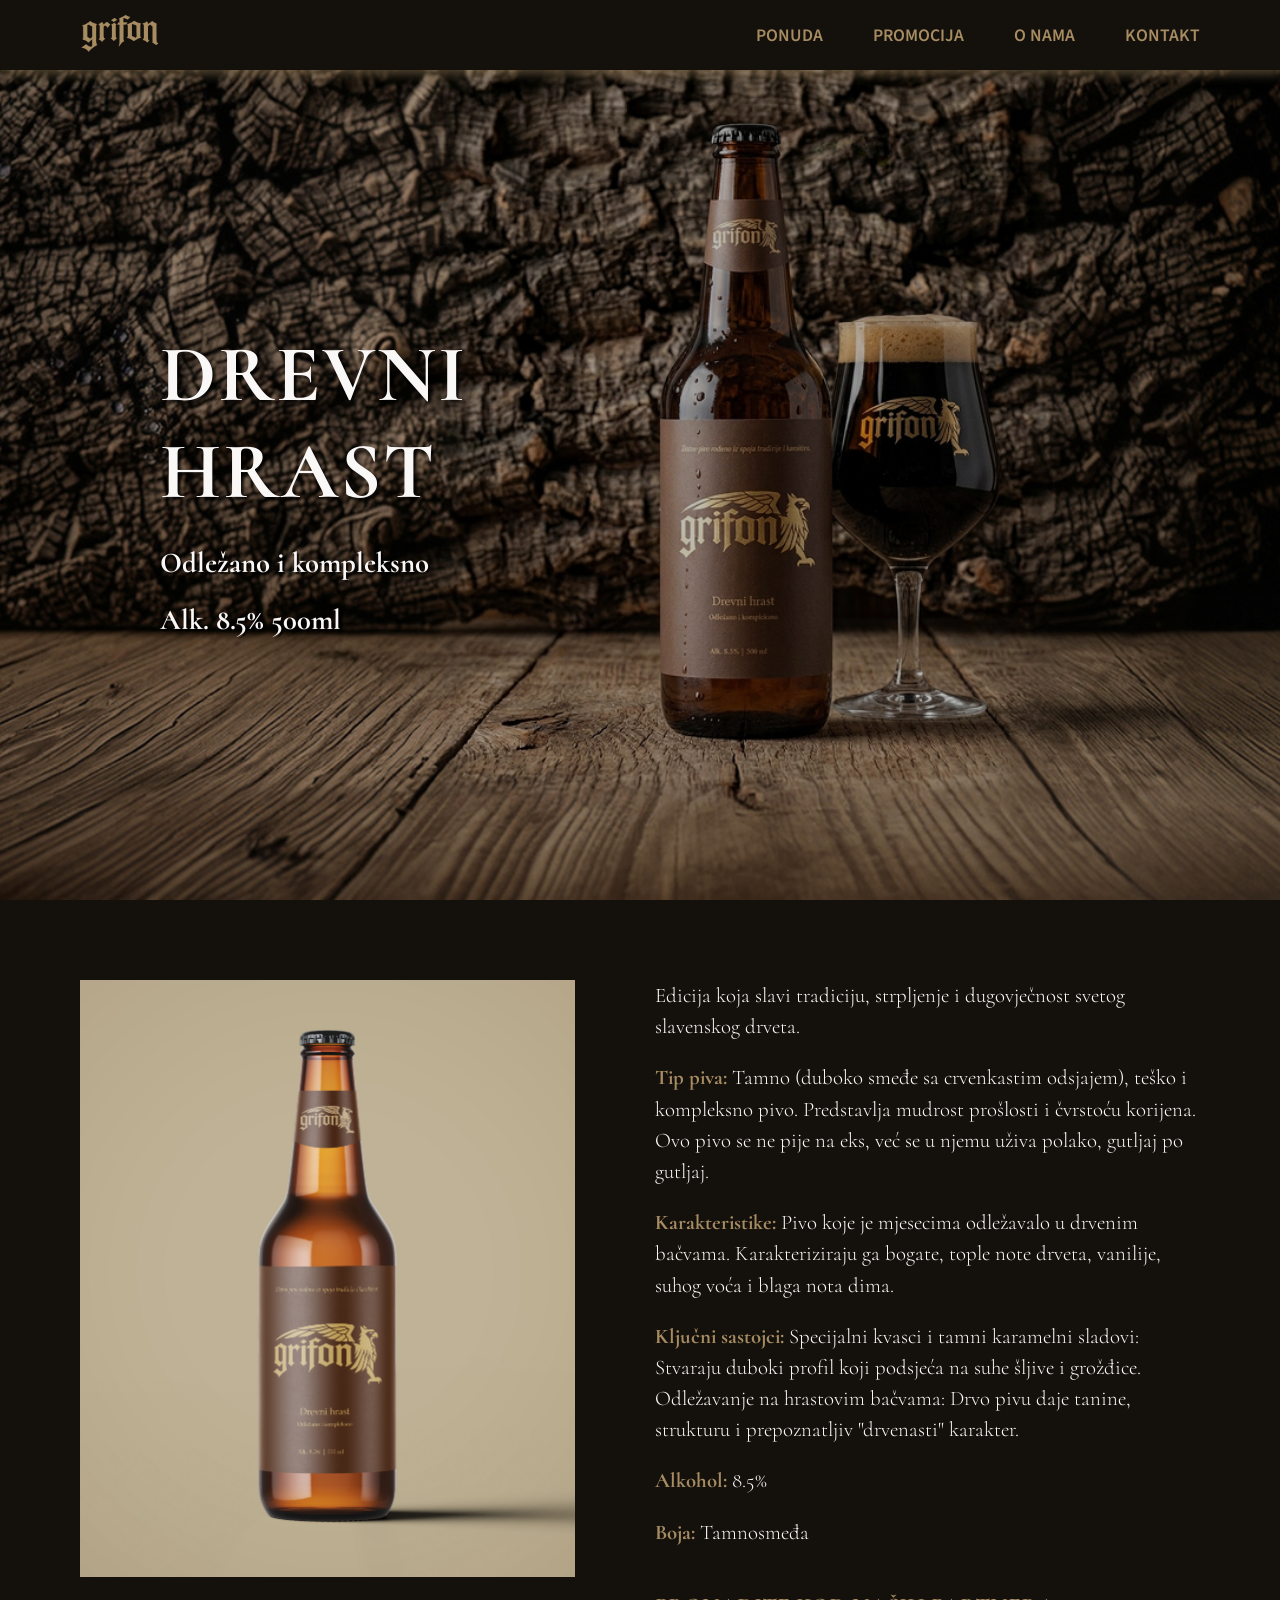
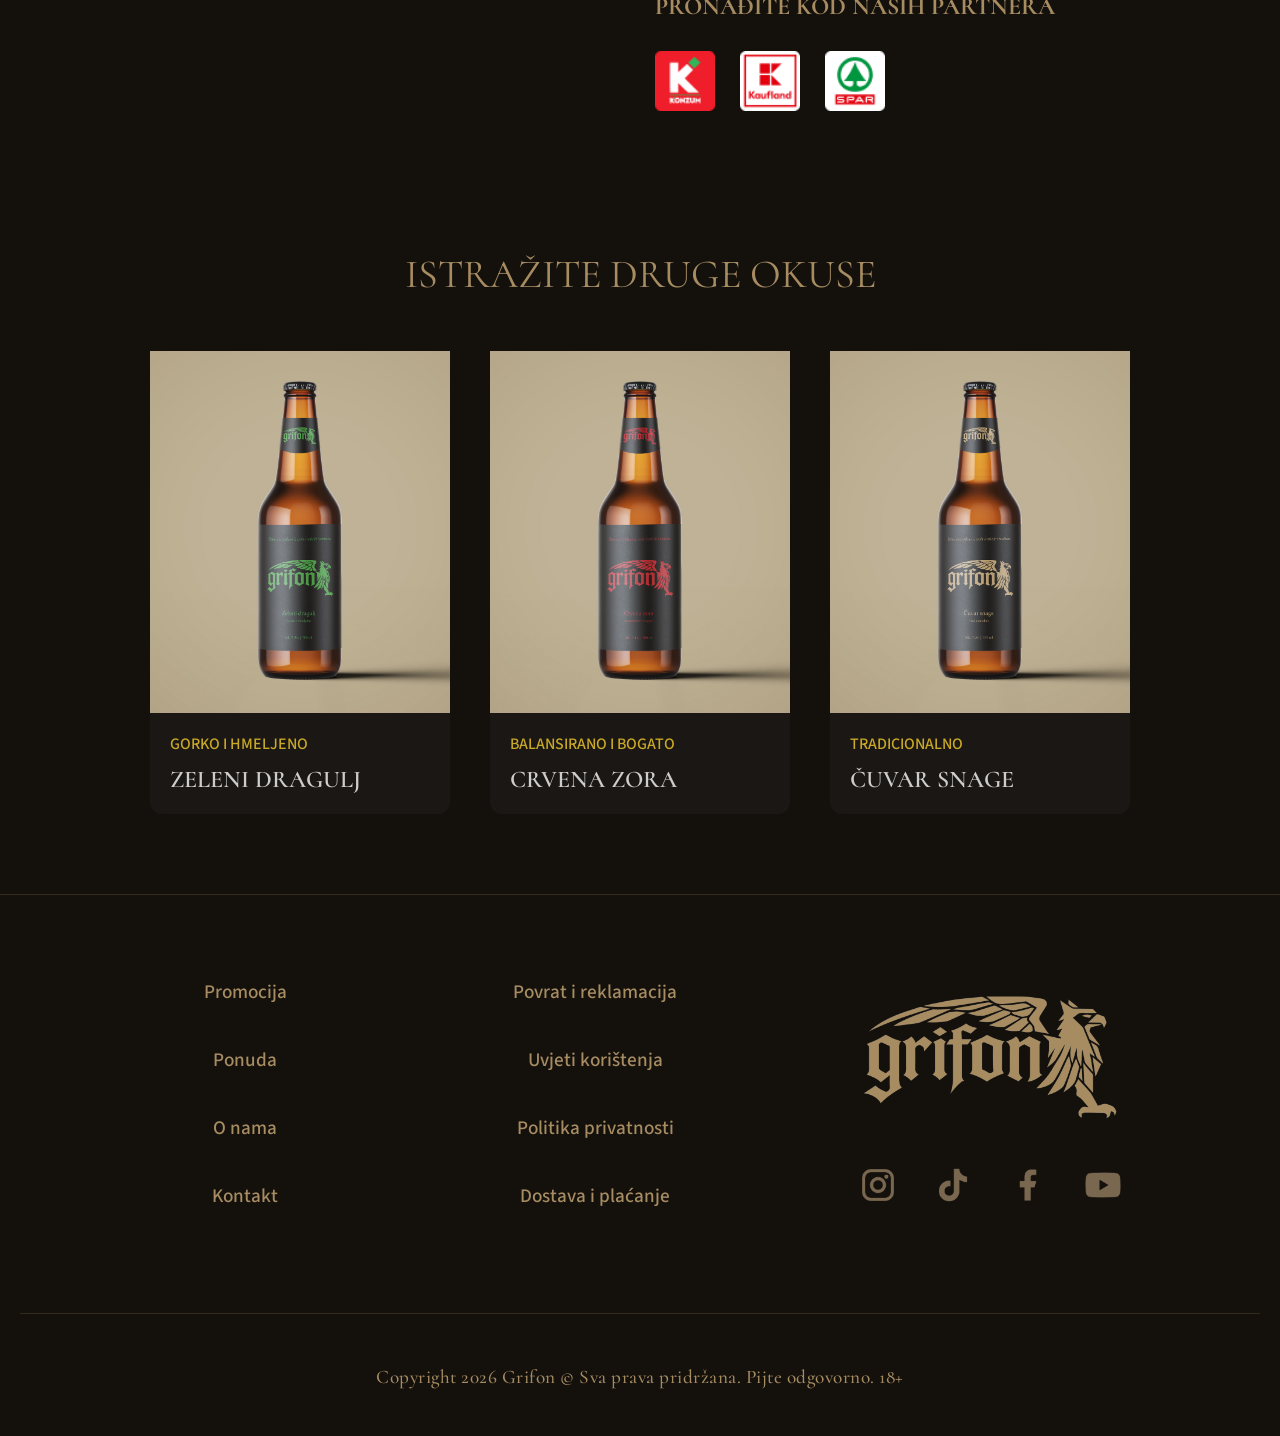
<file: product_drevni_hrast.html>
<!DOCTYPE html>
<head>
   <meta charset="UTF-8">
   <meta name="viewport" content="width=device-width, initial-scale=1.0">
   <title>Grifon</title>
   <link rel="icon" type="image/png" href="slike/favicon.png">
   <link rel="preconnect" href="https://fonts.googleapis.com">
   <link rel="preconnect" href="https://fonts.gstatic.com" crossorigin>
   <link href="https://fonts.googleapis.com/css2?family=Cormorant:ital,wght@0,300..700;1,300..700&family=Source+Sans+3:ital,wght@0,200..900;1,200..900&display=swap" rel="stylesheet">
   <link rel="stylesheet" type="text/css" href="style.css">
   <script src="script.js"></script>
</head>
<body>
   <nav>
      <a href="index.html"><img src="slike/logotip.png" alt="logo" width="80px"></a>
      <div class="izbornik">
         <a href="ponuda.html">Ponuda</a>
         <a href="reklama.html">Promocija</a>
         <a href="onama.html">O nama</a>
         <a href="kontakt.html">Kontakt</a>
         <img src="slike/hamb.png" class="hamb" width="50px" onclick="sidebar()">
      </div>
      <div class="sidebar">
         <img src="slike/x.png" class="izlaz" width="50px" onclick="sakrij()">
         <a href="ponuda.html">Ponuda</a>
         <a href="reklama.html">Promocija</a>
         <a href="onama.html">O nama</a>
         <a href="kontakt.html">Kontakt</a>
      </div>
   </nav>
   <section class="home_product" id="drevni_hrast">
      <div class="hero-product-tekst fade-left">
         <h1 class="naslov-proizvoda">Drevni<br>hrast</h1>
         <h3 class="podnaslov-proizvoda">Odležano i kompleksno</h3>
         <h3 class="podnaslov-proizvoda">Alk. 8.5% 500ml</h3>
      </div>
   </section>
   <section class="main_product">
      <div class="product_photo fade-left">
         <img src="slike/drevni_hrast.jpg" alt="" width="500px">
      </div>
      <div class="product-opis fade-right">
         <p>Edicija koja slavi tradiciju, strpljenje i dugovječnost svetog slavenskog drveta.</p>
         <p><span>Tip piva:</span> Tamno (duboko smeđe sa crvenkastim odsjajem), teško i kompleksno pivo.
            Predstavlja mudrost prošlosti i čvrstoću korijena. Ovo pivo se ne pije na eks, već se u njemu uživa polako, gutljaj po gutljaj.
         </p>
         <p><span>Karakteristike:</span> Pivo koje je mjesecima odležavalo u drvenim bačvama. Karakteriziraju ga bogate, tople note drveta, vanilije, suhog voća i blaga nota dima.</p>
         <p><span>Ključni sastojci:</span> Specijalni kvasci i tamni karamelni sladovi: Stvaraju duboki profil koji podsjeća na suhe šljive i grožđice.
            Odležavanje na hrastovim bačvama: Drvo pivu daje tanine, strukturu i prepoznatljiv "drvenasti" karakter.
         </p>
         <p><span>Alkohol:</span> 8.5%</p>
         <p><span>Boja:</span> Tamnosmeđa</p>
         <h3>Pronađite kod naših partnera</h3>
         <div class="partner-logos">
            <a href="https://www.konzum.hr/" target="_blank"><img src="slike/konzum.png" alt="Konzum"></a>
            <a href="https://www.kaufland.hr/" target="_blank"><img src="slike/kaufland.png" alt="Kaufland"></a>
            <a href="https://www.spar.hr/" target="_blank"><img src="slike/spar.png" alt="Spar"></a>
         </div>
      </div>
   </section>
   <section class="razno">
      <div class="razno-naslov">
         <h2>Istražite druge okuse</h2>
      </div>
      <div class="razno-kartice">
         <a href="product_zeleni_dragulj.html" class="product-link">
            <div class="card4">
               <div class="card-image-wrapper">
                  <img src="slike/zeleni_dragulj.jpg" alt="" width="300px">
               </div>
               <p class="card-subtitle">GORKO I HMELJENO</p>
               <p class="card-title">Zeleni dragulj</p>
            </div>
         </a>
         <a href="product_crvena_zora.html" class="product-link">
            <div class="card1">
               <div class="card-image-wrapper">
                  <img src="slike/crvena_zora.jpg" alt="" width="300px">
               </div>
               <p class="card-subtitle">BALANSIRANO I BOGATO</p>
               <p class="card-title">Crvena zora</p>
            </div>
         </a>
         <a href="product_cuvar_snage.html" class="product-link">
            <div class="card2">
               <div class="card-image-wrapper">
                  <img src="slike/cuvar_snage.jpg" alt="" width="300px">
               </div>
               <p class="card-subtitle">TRADICIONALNO</p>
               <p class="card-title">Čuvar snage</p>
            </div>
         </a>
      </div>
   </section>
   <footer>
      <div class="footer-linkovi1">
         <a href="reklama.html">Promocija</a>
         <a href="ponuda.html">Ponuda</a>
         <a href="onama.html">O nama</a>
         <a href="kontakt.html">Kontakt</a>
      </div>
      <div class="footer-linkovi2">
         <a href="#">Povrat i reklamacija</a>
         <a href="#">Uvjeti korištenja</a>
         <a href="#">Politika privatnosti</a>
         <a href="#">Dostava i plaćanje</a>
      </div>
      <div class="kol1">
         <a href="index.html"><img src="slike/logo.png" alt="" width="500px" class="footer-logo"></a>
         <div class="footer-socials">
            <a href="https://www.instagram.com/" target="_blank"><img src="slike/inst.png" alt="instagram"></a>
            <a href="https://www.tiktok.com/" target="_blank"><img src="slike/tt.png" alt="tiktok"></a>
            <a href="https://www.facebook.com/" target="_blank"><img src="slike/fb.png" alt="facebook"></a>
            <a href="https://www.youtube.com/" target="_blank"><img src="slike/yt.png" alt="youtube"></a>
         </div>
      </div>
      <div class="footer-bottom">
         <p>Copyright 2026 Grifon © Sva prava pridržana. Pijte odgovorno. 18+</p>
      </div>
   </footer>
</file>
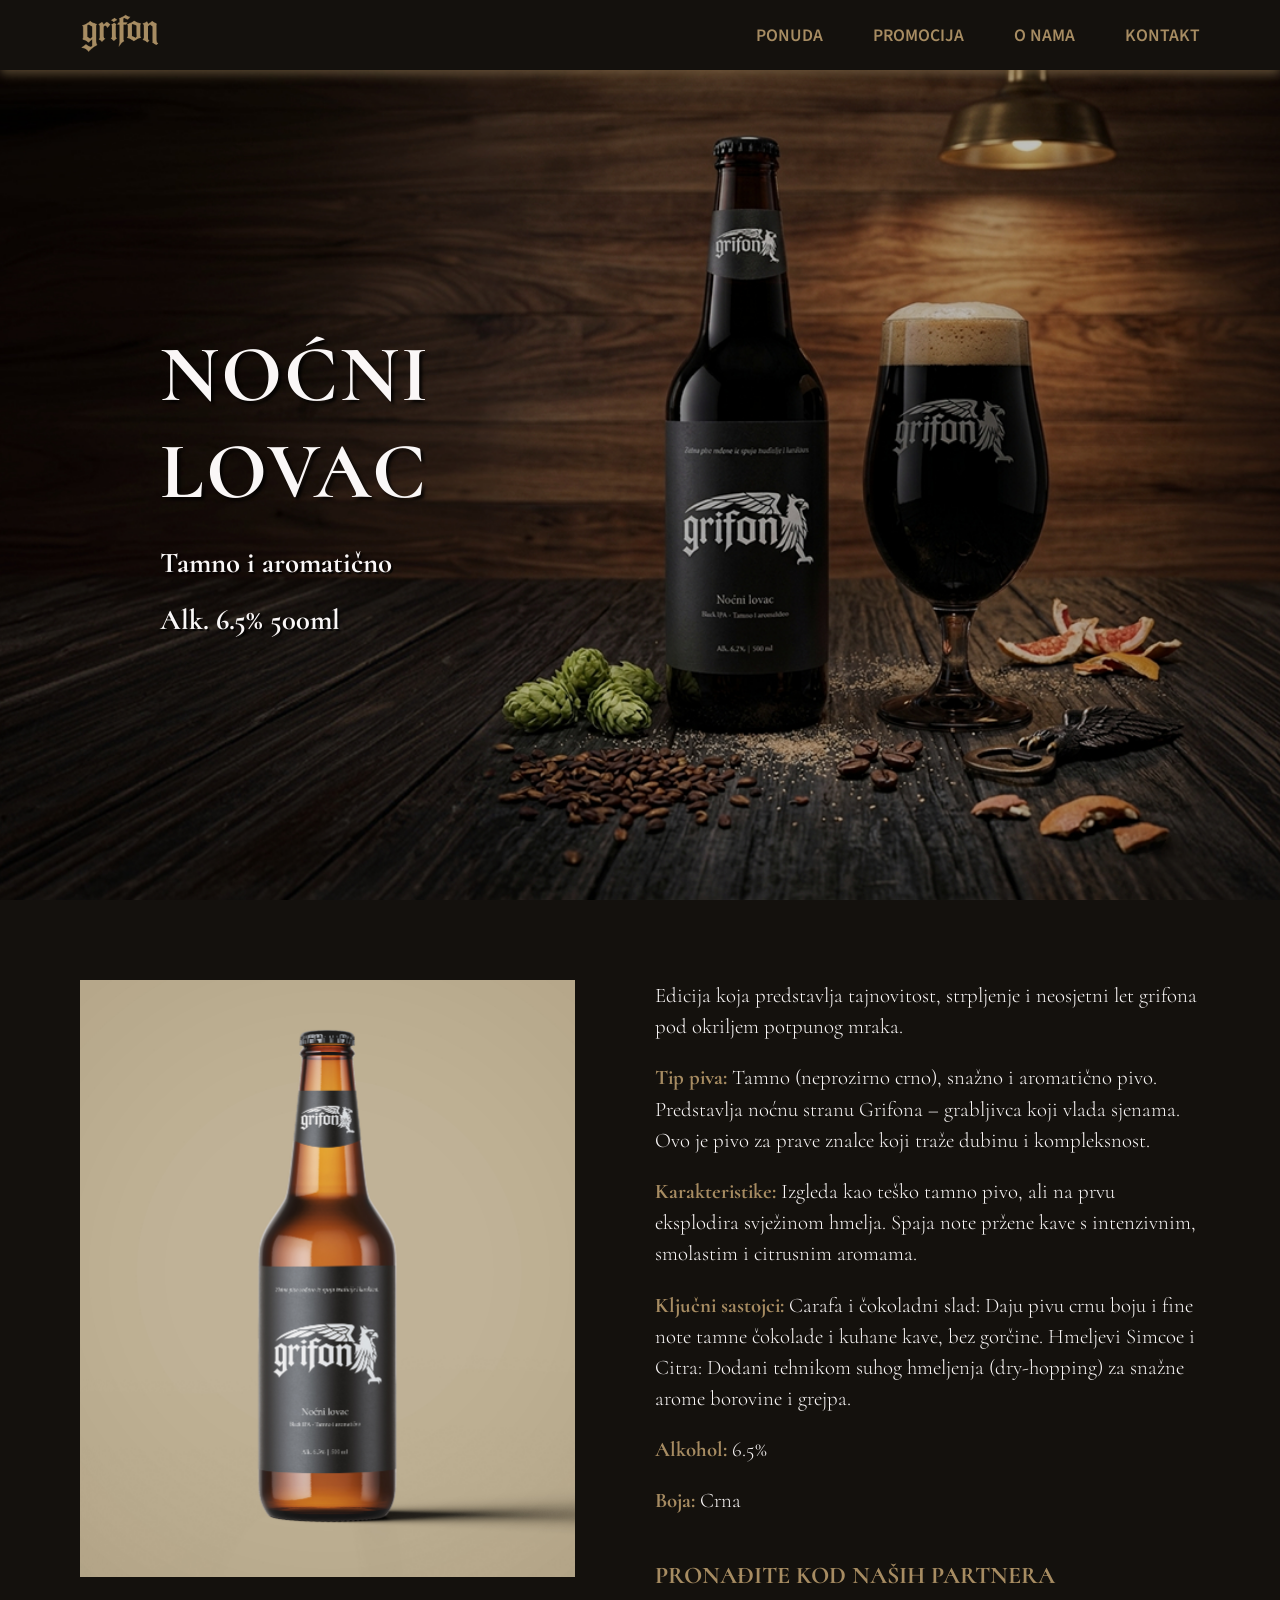
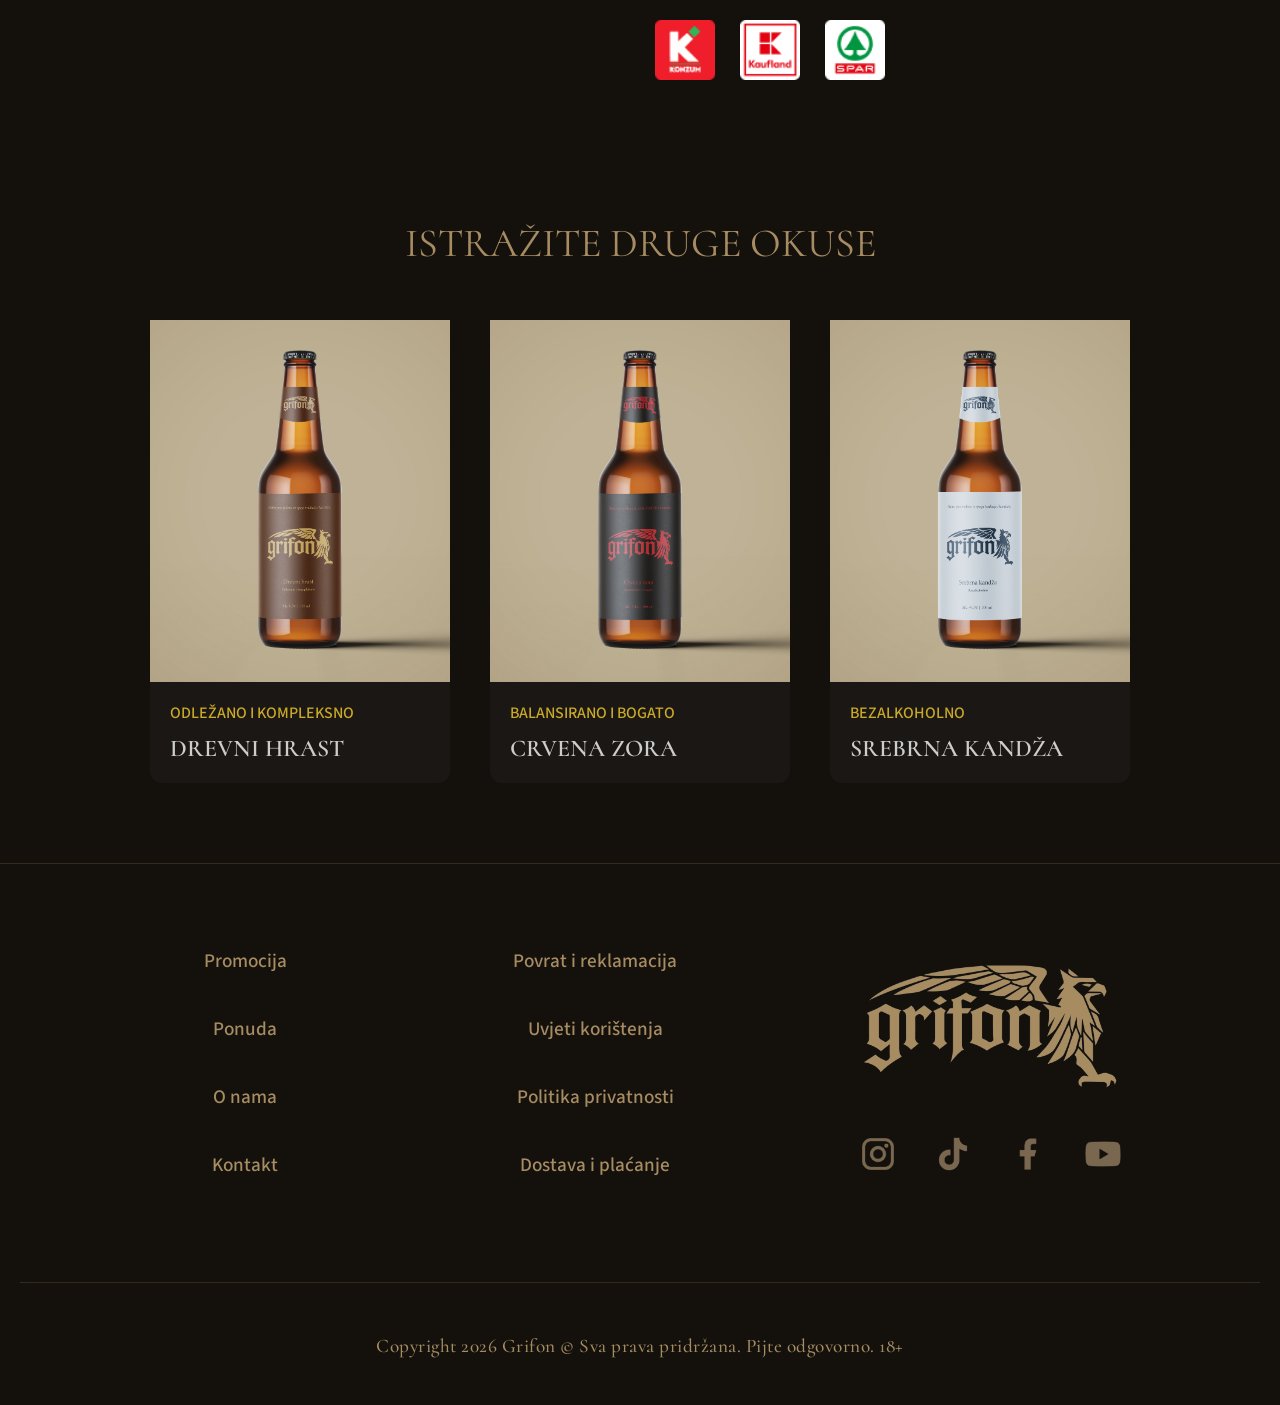
<file: product_nocni_lovac.html>
<!DOCTYPE html>
<head>
   <meta charset="UTF-8">
   <meta name="viewport" content="width=device-width, initial-scale=1.0">
   <title>Grifon</title>
   <link rel="icon" type="image/png" href="slike/favicon.png">
   <link rel="preconnect" href="https://fonts.googleapis.com">
   <link rel="preconnect" href="https://fonts.gstatic.com" crossorigin>
   <link href="https://fonts.googleapis.com/css2?family=Cormorant:ital,wght@0,300..700;1,300..700&family=Source+Sans+3:ital,wght@0,200..900;1,200..900&display=swap" rel="stylesheet">
   <link rel="stylesheet" type="text/css" href="style.css">
   <script src="script.js"></script>
</head>
<body>
   <nav>
      <a href="index.html"><img src="slike/logotip.png" alt="logo" width="80px"></a>
      <div class="izbornik">
         <a href="ponuda.html">Ponuda</a>
         <a href="reklama.html">Promocija</a>
         <a href="onama.html">O nama</a>
         <a href="kontakt.html">Kontakt</a>
         <img src="slike/hamb.png" class="hamb" width="50px" onclick="sidebar()">
      </div>
      <div class="sidebar">
         <img src="slike/x.png" class="izlaz" width="50px" onclick="sakrij()">
         <a href="ponuda.html">Ponuda</a>
         <a href="reklama.html">Promocija</a>
         <a href="onama.html">O nama</a>
         <a href="kontakt.html">Kontakt</a>
      </div>
   </nav>
   <section class="home_product" id="nocni_lovac">
      <div class="hero-product-tekst fade-left">
         <h1 class="naslov-proizvoda">Noćni<br>lovac</h1>
         <h3 class="podnaslov-proizvoda">Tamno i aromatično</h3>
         <h3 class="podnaslov-proizvoda">Alk. 6.5% 500ml</h3>
      </div>
   </section>
   <section class="main_product">
      <div class="product_photo fade-left">
         <img src="slike/nocni_lovac.jpg" alt="" width="500px">
      </div>
      <div class="product-opis fade-right">
         <p>Edicija koja predstavlja tajnovitost, strpljenje i neosjetni let grifona pod okriljem potpunog mraka.</p>
         <p><span>Tip piva:</span> Tamno (neprozirno crno), snažno i aromatično pivo.
            Predstavlja noćnu stranu Grifona – grabljivca koji vlada sjenama. Ovo je pivo za prave znalce koji traže dubinu i kompleksnost.
         </p>
         <p><span>Karakteristike:</span> Izgleda kao teško tamno pivo, ali na prvu eksplodira svježinom hmelja. Spaja note pržene kave s intenzivnim, smolastim i citrusnim aromama.</p>
         <p><span>Ključni sastojci:</span> Carafa i čokoladni slad: Daju pivu crnu boju i fine note tamne čokolade i kuhane kave, bez gorčine.
            Hmeljevi Simcoe i Citra: Dodani tehnikom suhog hmeljenja (dry-hopping) za snažne arome borovine i grejpa.
         </p>
         <p><span>Alkohol:</span> 6.5%</p>
         <p><span>Boja:</span> Crna</p>
         <h3>Pronađite kod naših partnera</h3>
         <div class="partner-logos">
            <a href="https://www.konzum.hr/" target="_blank"><img src="slike/konzum.png" alt="Konzum"></a>
            <a href="https://www.kaufland.hr/" target="_blank"><img src="slike/kaufland.png" alt="Kaufland"></a>
            <a href="https://www.spar.hr/" target="_blank"><img src="slike/spar.png" alt="Spar"></a>
         </div>
      </div>
   </section>
   <section class="razno">
      <div class="razno-naslov">
         <h2>Istražite druge okuse</h2>
      </div>
      <div class="razno-kartice">
         <a href="product_drevni_hrast.html" class="product-link">
            <div class="card5">
               <div class="card-image-wrapper">
                  <img src="slike/drevni_hrast.jpg" alt="" width="300px">
               </div>
               <p class="card-subtitle">ODLEŽANO I KOMPLEKSNO</p>
               <p class="card-title">Drevni hrast</p>
            </div>
         </a>
         <a href="product_crvena_zora.html" class="product-link">
            <div class="card1">
               <div class="card-image-wrapper">
                  <img src="slike/crvena_zora.jpg" alt="" width="300px">
               </div>
               <p class="card-subtitle">BALANSIRANO I BOGATO</p>
               <p class="card-title">Crvena zora</p>
            </div>
         </a>
         <a href="product_srebrna_kandza.html" class="product-link">
            <div class="card6">
               <div class="card-image-wrapper">
                  <img src="slike/srebrna_kandza.jpg" alt="" width="300px">
               </div>
               <p class="card-subtitle">BEZALKOHOLNO</p>
               <p class="card-title">Srebrna kandža</p>
            </div>
         </a>
      </div>
   </section>
   <footer>
      <div class="footer-linkovi1">
         <a href="reklama.html">Promocija</a>
         <a href="ponuda.html">Ponuda</a>
         <a href="onama.html">O nama</a>
         <a href="kontakt.html">Kontakt</a>
      </div>
      <div class="footer-linkovi2">
         <a href="#">Povrat i reklamacija</a>
         <a href="#">Uvjeti korištenja</a>
         <a href="#">Politika privatnosti</a>
         <a href="#">Dostava i plaćanje</a>
      </div>
      <div class="kol1">
         <a href="index.html"><img src="slike/logo.png" alt="" width="500px" class="footer-logo"></a>
         <div class="footer-socials">
            <a href="https://www.instagram.com/" target="_blank"><img src="slike/inst.png" alt="instagram"></a>
            <a href="https://www.tiktok.com/" target="_blank"><img src="slike/tt.png" alt="tiktok"></a>
            <a href="https://www.facebook.com/" target="_blank"><img src="slike/fb.png" alt="facebook"></a>
            <a href="https://www.youtube.com/" target="_blank"><img src="slike/yt.png" alt="youtube"></a>
         </div>
      </div>
      <div class="footer-bottom">
         <p>Copyright 2026 Grifon © Sva prava pridržana. Pijte odgovorno. 18+</p>
      </div>
   </footer>
</file>
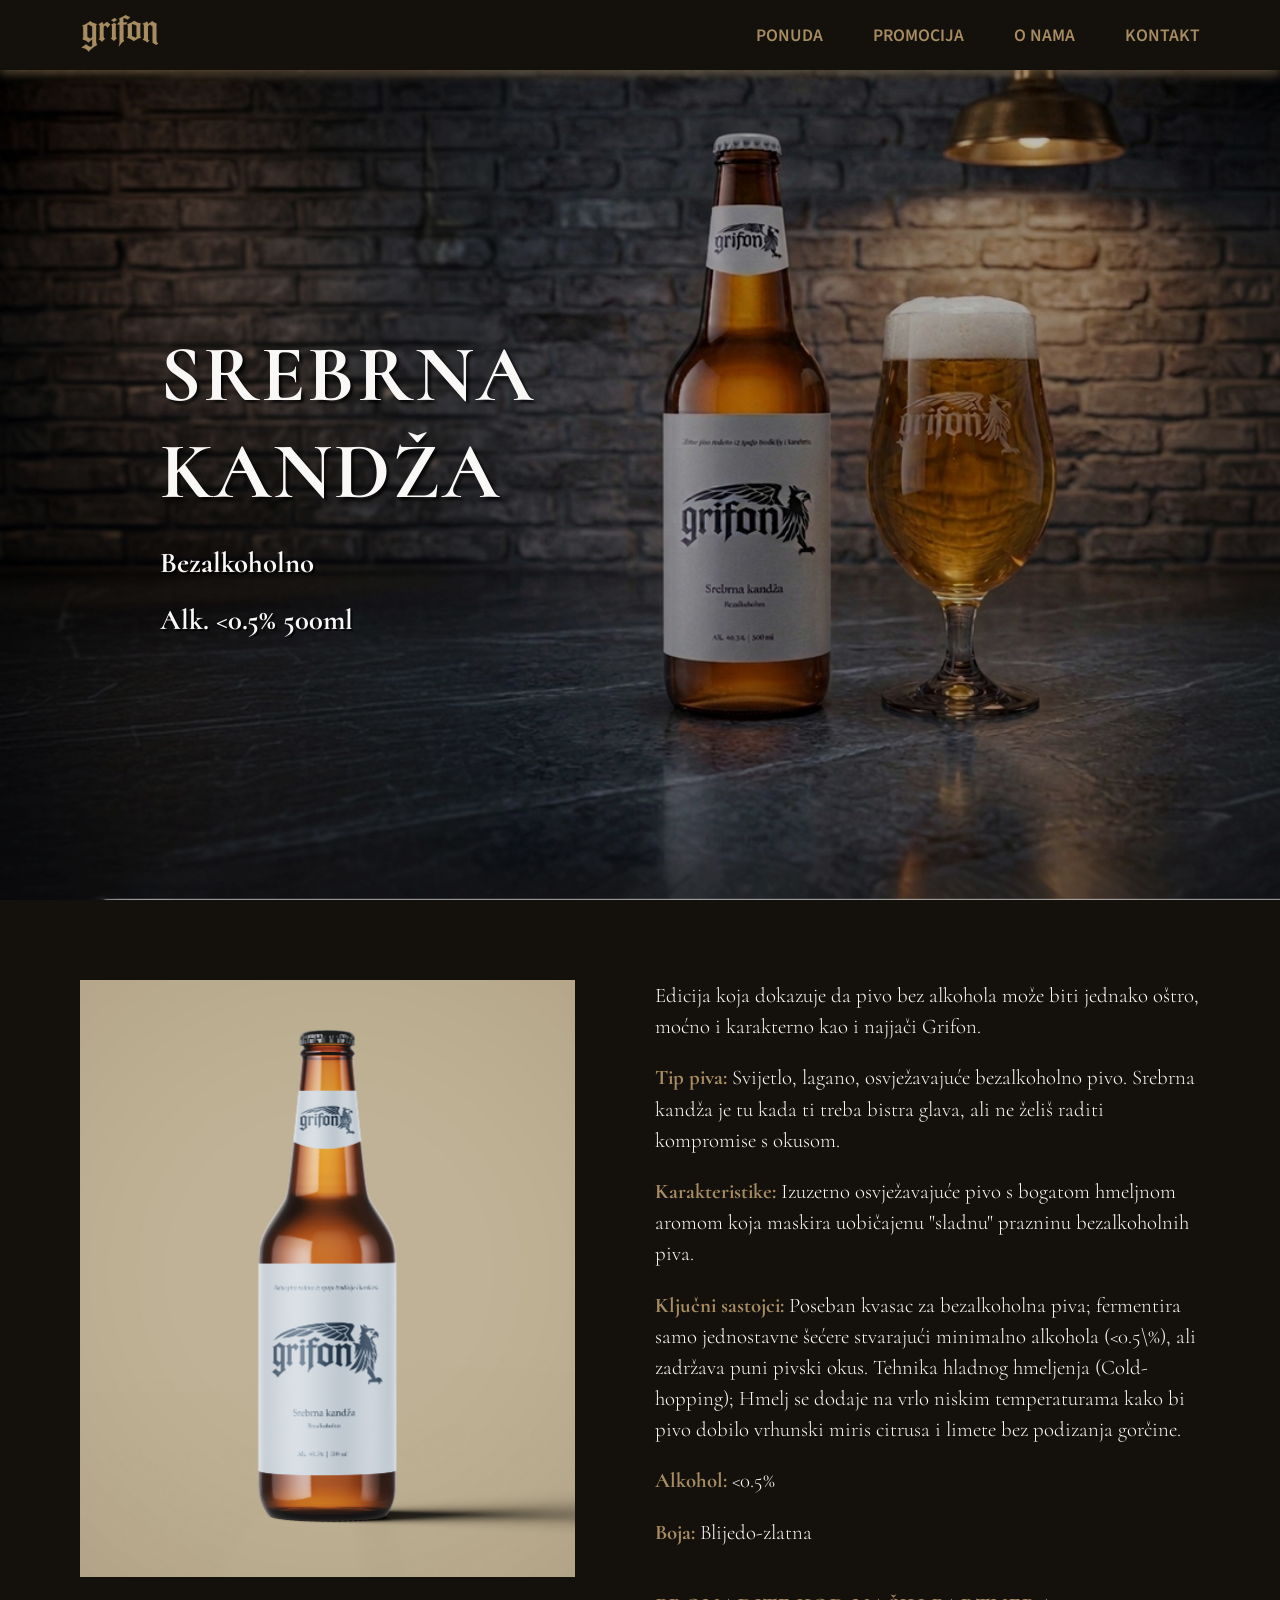
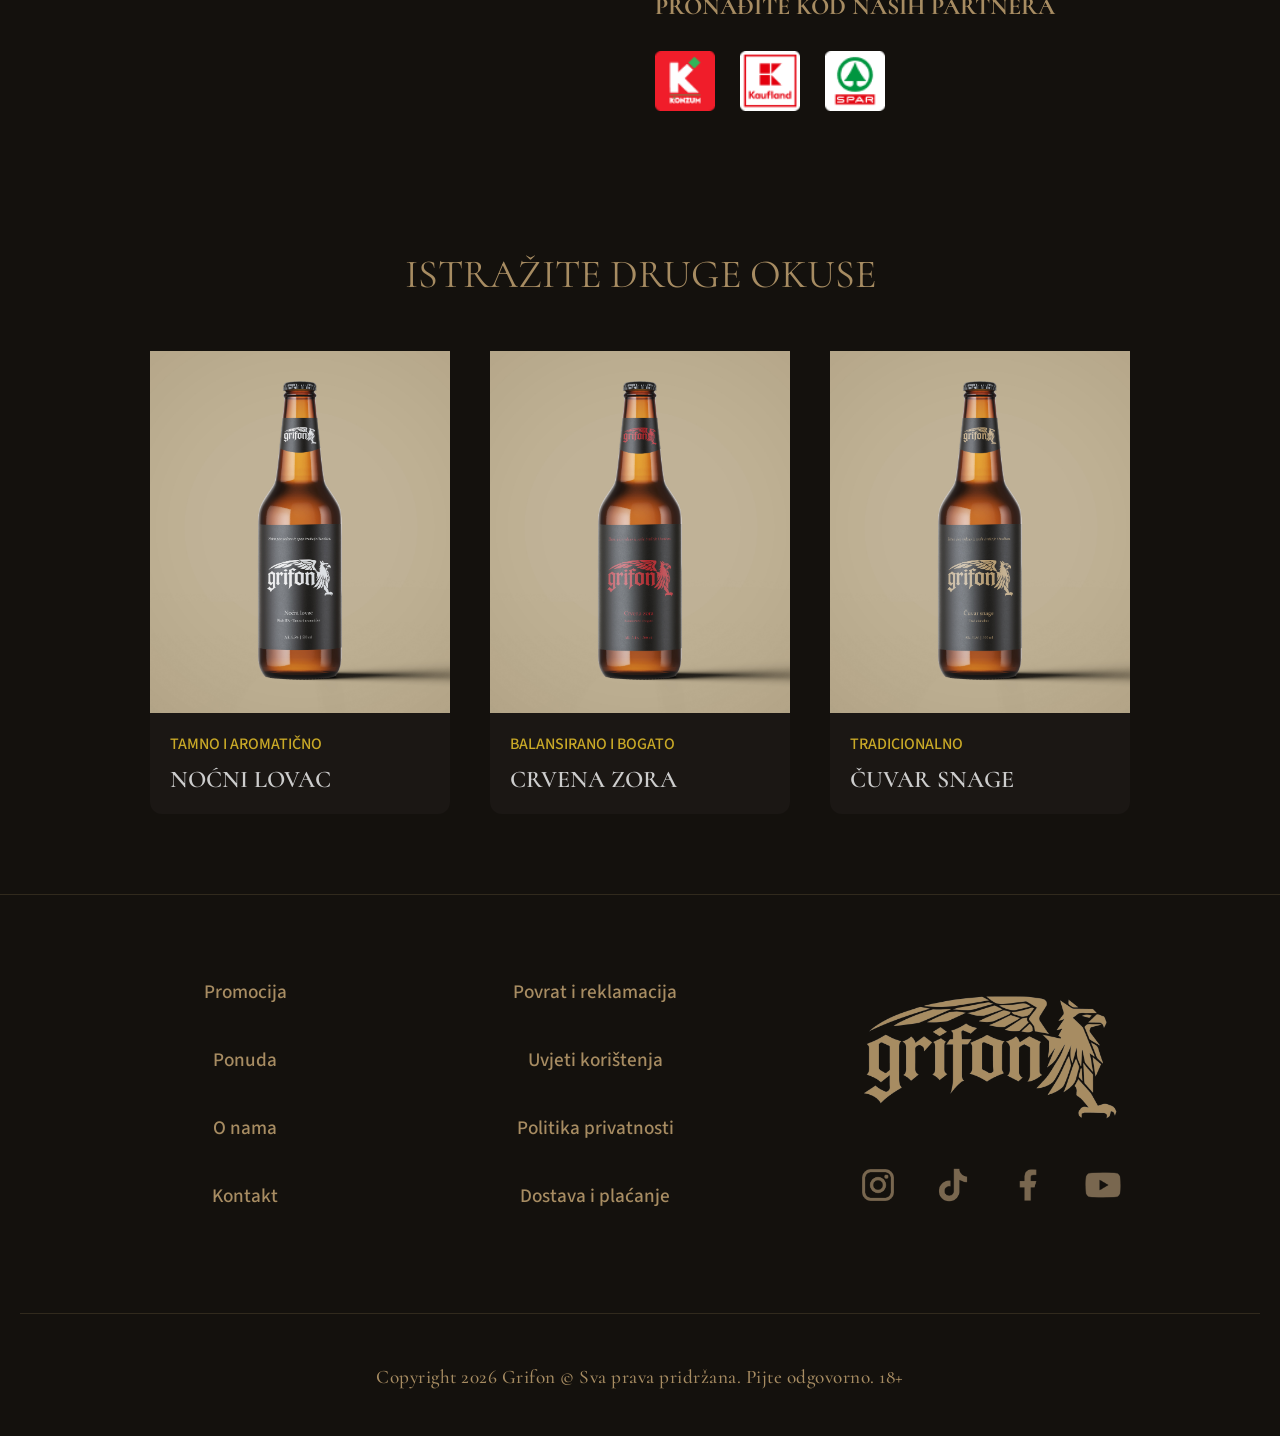
<file: product_srebrna_kandza.html>
<!DOCTYPE html>
<head>
   <meta charset="UTF-8">
   <meta name="viewport" content="width=device-width, initial-scale=1.0">
   <title>Grifon</title>
   <link rel="icon" type="image/png" href="slike/favicon.png">
   <link rel="preconnect" href="https://fonts.googleapis.com">
   <link rel="preconnect" href="https://fonts.gstatic.com" crossorigin>
   <link href="https://fonts.googleapis.com/css2?family=Cormorant:ital,wght@0,300..700;1,300..700&family=Source+Sans+3:ital,wght@0,200..900;1,200..900&display=swap" rel="stylesheet">
   <link rel="stylesheet" type="text/css" href="style.css">
   <script src="script.js"></script>
</head>
<body>
   <nav>
      <a href="index.html"><img src="slike/logotip.png" alt="logo" width="80px"></a>
      <div class="izbornik">
         <a href="ponuda.html">Ponuda</a>
         <a href="reklama.html">Promocija</a>
         <a href="onama.html">O nama</a>
         <a href="kontakt.html">Kontakt</a>
         <img src="slike/hamb.png" class="hamb" width="50px" onclick="sidebar()">
      </div>
      <div class="sidebar">
         <img src="slike/x.png" class="izlaz" width="50px" onclick="sakrij()">
         <a href="ponuda.html">Ponuda</a>
         <a href="reklama.html">Promocija</a>
         <a href="onama.html">O nama</a>
         <a href="kontakt.html">Kontakt</a>
      </div>
   </nav>
   <section class="home_product" id="srebrna_kandza">
      <div class="hero-product-tekst fade-left">
         <h1 class="naslov-proizvoda">Srebrna<br>kandža</h1>
         <h3 class="podnaslov-proizvoda">Bezalkoholno</h3>
         <h3 class="podnaslov-proizvoda">Alk. &lt;0.5% 500ml</h3>
      </div>
   </section>
   <section class="main_product">
      <div class="product_photo fade-left">
         <img src="slike/srebrna_kandza.jpg" alt="" width="500px">
      </div>
      <div class="product-opis fade-right">
         <p>Edicija koja dokazuje da pivo bez alkohola može biti jednako oštro, moćno i karakterno kao i najjači Grifon.</p>
         <p><span>Tip piva:</span> Svijetlo, lagano, osvježavajuće bezalkoholno pivo.
            Srebrna kandža je tu kada ti treba bistra glava, ali ne želiš raditi kompromise s okusom.
         </p>
         <p><span>Karakteristike:</span> Izuzetno osvježavajuće pivo s bogatom hmeljnom aromom koja  maskira uobičajenu "sladnu" prazninu bezalkoholnih piva.</p>
         <p><span>Ključni sastojci:</span> Poseban kvasac za bezalkoholna piva; fermentira samo jednostavne šećere stvarajući minimalno alkohola (&lt;0.5\%), ali zadržava puni pivski okus.
            Tehnika hladnog hmeljenja (Cold-hopping); Hmelj se dodaje na vrlo niskim temperaturama kako bi pivo dobilo vrhunski miris citrusa i limete bez podizanja gorčine.
         </p>
         <p><span>Alkohol:</span> &lt;0.5%</p>
         <p><span>Boja:</span> Blijedo-zlatna</p>
         <h3>Pronađite kod naših partnera</h3>
         <div class="partner-logos">
            <a href="https://www.konzum.hr/" target="_blank"><img src="slike/konzum.png" alt="Konzum"></a>
            <a href="https://www.kaufland.hr/" target="_blank"><img src="slike/kaufland.png" alt="Kaufland"></a>
            <a href="https://www.spar.hr/" target="_blank"><img src="slike/spar.png" alt="Spar"></a>
         </div>
      </div>
   </section>
   <section class="razno">
      <div class="razno-naslov">
         <h2>Istražite druge okuse</h2>
      </div>
      <div class="razno-kartice">
         <a href="product_nocni_lovac.html" class="product-link">
            <div class="card3">
               <div class="card-image-wrapper">
                  <img src="slike/nocni_lovac.jpg" alt="" width="300px">
               </div>
               <p class="card-subtitle">TAMNO I AROMATIČNO</p>
               <p class="card-title">Noćni lovac</p>
            </div>
         </a>
         <a href="product_crvena_zora.html" class="product-link">
            <div class="card1">
               <div class="card-image-wrapper">
                  <img src="slike/crvena_zora.jpg" alt="" width="300px">
               </div>
               <p class="card-subtitle">BALANSIRANO I BOGATO</p>
               <p class="card-title">Crvena zora</p>
            </div>
         </a>
         <a href="product_cuvar_snage.html" class="product-link">
            <div class="card2">
               <div class="card-image-wrapper">
                  <img src="slike/cuvar_snage.jpg" alt="" width="300px">
               </div>
               <p class="card-subtitle">TRADICIONALNO</p>
               <p class="card-title">Čuvar snage</p>
            </div>
         </a>
      </div>
   </section>
   <footer>
      <div class="footer-linkovi1">
         <a href="reklama.html">Promocija</a>
         <a href="ponuda.html">Ponuda</a>
         <a href="onama.html">O nama</a>
         <a href="kontakt.html">Kontakt</a>
      </div>
      <div class="footer-linkovi2">
         <a href="#">Povrat i reklamacija</a>
         <a href="#">Uvjeti korištenja</a>
         <a href="#">Politika privatnosti</a>
         <a href="#">Dostava i plaćanje</a>
      </div>
      <div class="kol1">
         <a href="index.html"><img src="slike/logo.png" alt="" width="500px" class="footer-logo"></a>
         <div class="footer-socials">
            <a href="https://www.instagram.com/" target="_blank"><img src="slike/inst.png" alt="instagram"></a>
            <a href="https://www.tiktok.com/" target="_blank"><img src="slike/tt.png" alt="tiktok"></a>
            <a href="https://www.facebook.com/" target="_blank"><img src="slike/fb.png" alt="facebook"></a>
            <a href="https://www.youtube.com/" target="_blank"><img src="slike/yt.png" alt="youtube"></a>
         </div>
      </div>
      <div class="footer-bottom">
         <p>Copyright 2026 Grifon © Sva prava pridržana. Pijte odgovorno. 18+</p>
      </div>
   </footer>
</file>
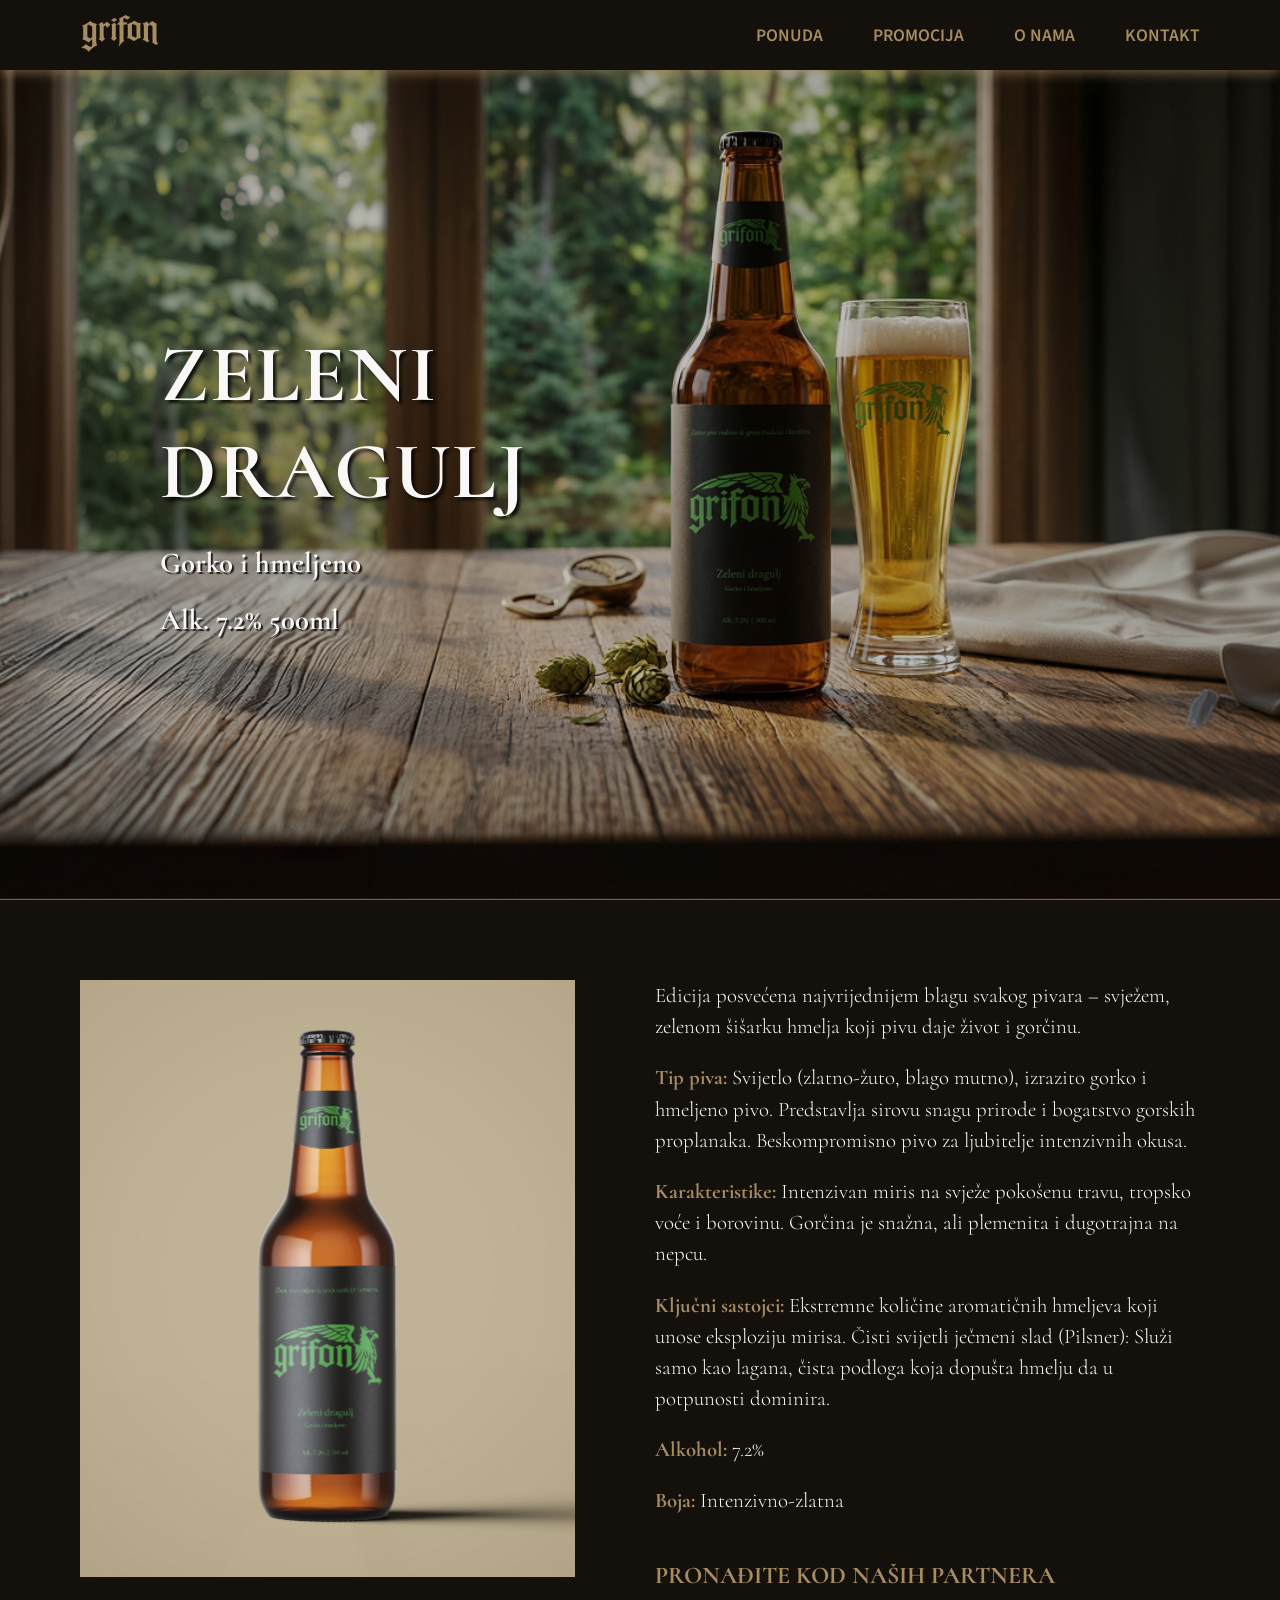
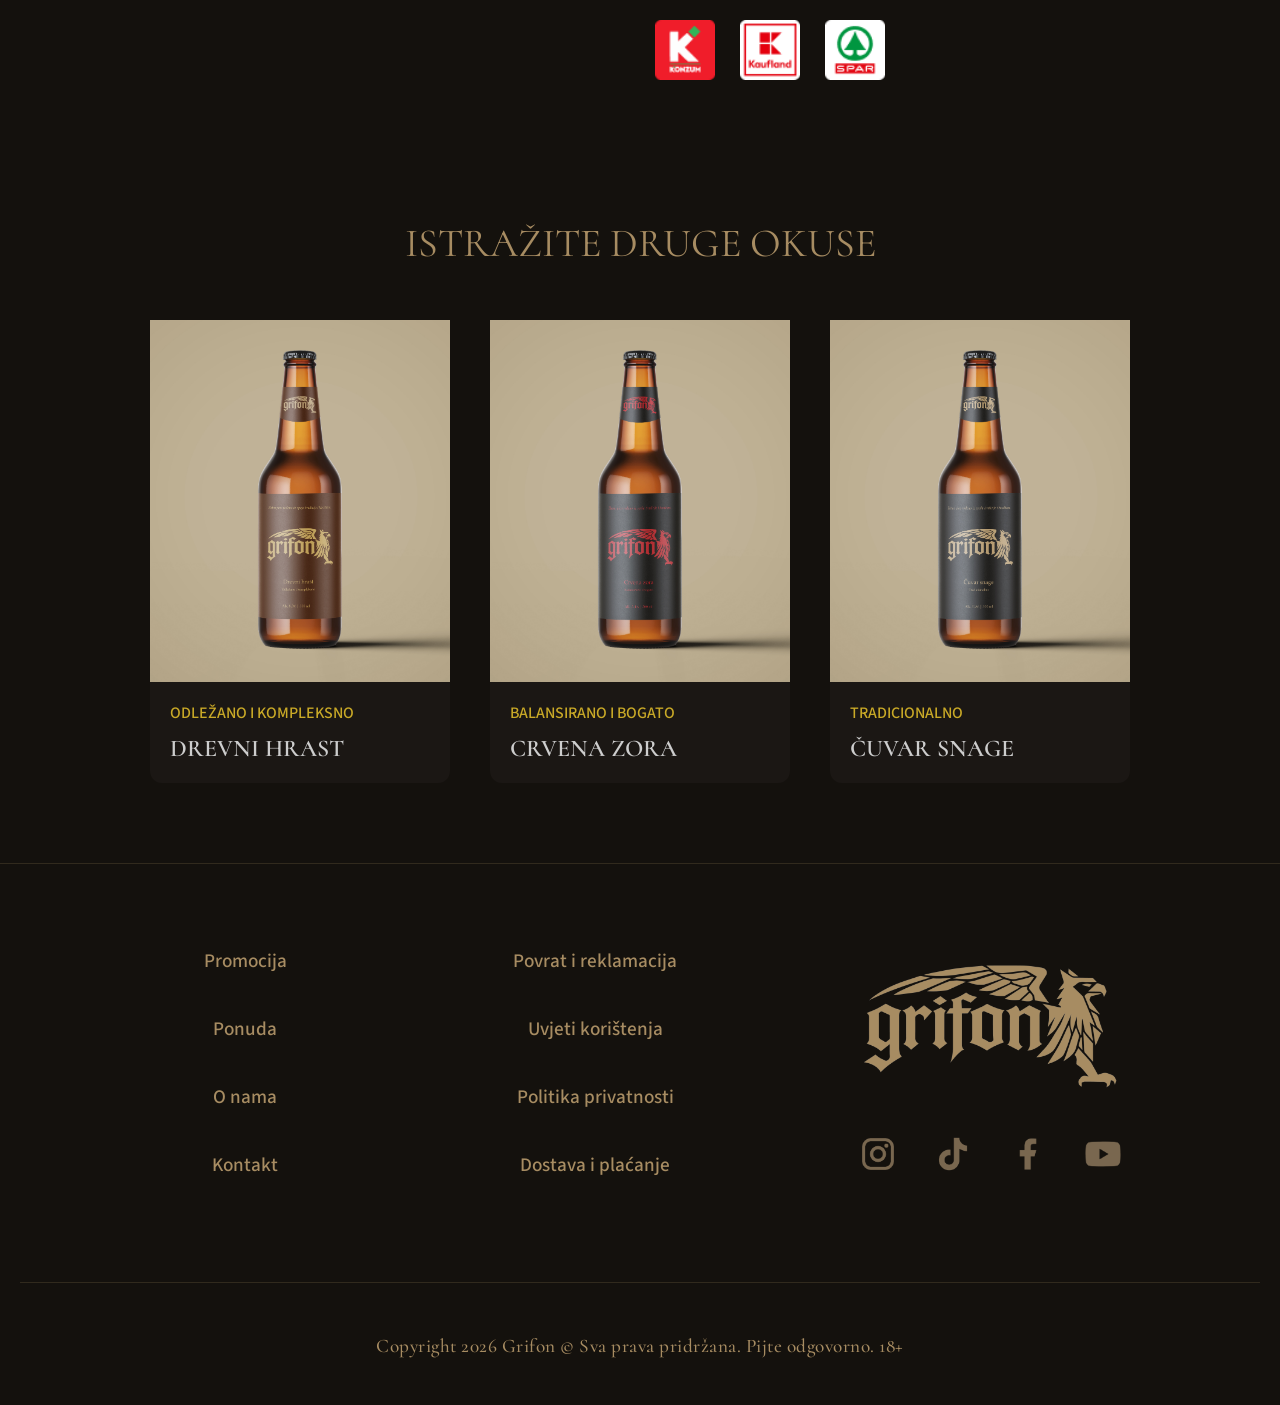
<file: product_zeleni_dragulj.html>
<!DOCTYPE html>
<head>
   <meta charset="UTF-8">
   <meta name="viewport" content="width=device-width, initial-scale=1.0">
   <title>Grifon</title>
   <link rel="icon" type="image/png" href="slike/favicon.png">
   <link rel="preconnect" href="https://fonts.googleapis.com">
   <link rel="preconnect" href="https://fonts.gstatic.com" crossorigin>
   <link href="https://fonts.googleapis.com/css2?family=Cormorant:ital,wght@0,300..700;1,300..700&family=Source+Sans+3:ital,wght@0,200..900;1,200..900&display=swap" rel="stylesheet">
   <link rel="stylesheet" type="text/css" href="style.css">
   <script src="script.js"></script>
</head>
<body>
   <nav>
      <a href="index.html"><img src="slike/logotip.png" alt="logo" width="80px"></a>
      <div class="izbornik">
         <a href="ponuda.html">Ponuda</a>
         <a href="reklama.html">Promocija</a>
         <a href="onama.html">O nama</a>
         <a href="kontakt.html">Kontakt</a>
         <img src="slike/hamb.png" class="hamb" width="50px" onclick="sidebar()">
      </div>
      <div class="sidebar">
         <img src="slike/x.png" class="izlaz" width="50px" onclick="sakrij()">
         <a href="ponuda.html">Ponuda</a>
         <a href="reklama.html">Promocija</a>
         <a href="onama.html">O nama</a>
         <a href="kontakt.html">Kontakt</a>
      </div>
   </nav>
   <section class="home_product" id="zeleni_dragulj">
      <div class="hero-product-tekst fade-left">
         <h1 class="naslov-proizvoda">Zeleni<br>dragulj</h1>
         <h3 class="podnaslov-proizvoda">Gorko i hmeljeno</h3>
         <h3 class="podnaslov-proizvoda">Alk. 7.2% 500ml</h3>
      </div>
   </section>
   <section class="main_product">
      <div class="product_photo fade-left">
         <img src="slike/zeleni_dragulj.jpg" alt="" width="500px">
      </div>
      <div class="product-opis fade-right">
         <p>Edicija posvećena najvrijednijem blagu svakog pivara – svježem, zelenom šišarku hmelja koji pivu daje život i gorčinu.</p>
         <p><span>Tip piva:</span> Svijetlo (zlatno-žuto, blago mutno), izrazito gorko i hmeljeno pivo.
            Predstavlja sirovu snagu prirode i bogatstvo gorskih proplanaka. Beskompromisno pivo za ljubitelje intenzivnih okusa.
         </p>
         <p><span>Karakteristike:</span> Intenzivan miris na svježe pokošenu travu, tropsko voće i borovinu. Gorčina je snažna, ali plemenita i dugotrajna na nepcu.</p>
         <p><span>Ključni sastojci:</span> Ekstremne količine aromatičnih hmeljeva koji unose eksploziju mirisa.
            Čisti svijetli ječmeni slad (Pilsner): Služi samo kao lagana, čista podloga koja dopušta hmelju da u potpunosti dominira.
         </p>
         <p><span>Alkohol:</span> 7.2%</p>
         <p><span>Boja:</span> Intenzivno-zlatna</p>
         <h3>Pronađite kod naših partnera</h3>
         <div class="partner-logos">
            <a href="https://www.konzum.hr/" target="_blank"><img src="slike/konzum.png" alt="Konzum"></a>
            <a href="https://www.kaufland.hr/" target="_blank"><img src="slike/kaufland.png" alt="Kaufland"></a>
            <a href="https://www.spar.hr/" target="_blank"><img src="slike/spar.png" alt="Spar"></a>
         </div>
      </div>
   </section>
   <section class="razno">
      <div class="razno-naslov">
         <h2>Istražite druge okuse</h2>
      </div>
      <div class="razno-kartice">
         <a href="product_drevni_hrast.html" class="product-link">
            <div class="card5">
               <div class="card-image-wrapper">
                  <img src="slike/drevni_hrast.jpg" alt="" width="300px">
               </div>
               <p class="card-subtitle">ODLEŽANO I KOMPLEKSNO</p>
               <p class="card-title">Drevni hrast</p>
            </div>
         </a>
         <a href="product_crvena_zora.html" class="product-link">
            <div class="card1">
               <div class="card-image-wrapper">
                  <img src="slike/crvena_zora.jpg" alt="" width="300px">
               </div>
               <p class="card-subtitle">BALANSIRANO I BOGATO</p>
               <p class="card-title">Crvena zora</p>
            </div>
         </a>
         <a href="product_cuvar_snage.html" class="product-link">
            <div class="card2">
               <div class="card-image-wrapper">
                  <img src="slike/cuvar_snage.jpg" alt="" width="300px">
               </div>
               <p class="card-subtitle">TRADICIONALNO</p>
               <p class="card-title">Čuvar snage</p>
            </div>
         </a>
      </div>
   </section>
   <footer>
      <div class="footer-linkovi1">
         <a href="reklama.html">Promocija</a>
         <a href="ponuda.html">Ponuda</a>
         <a href="onama.html">O nama</a>
         <a href="kontakt.html">Kontakt</a>
      </div>
      <div class="footer-linkovi2">
         <a href="#">Povrat i reklamacija</a>
         <a href="#">Uvjeti korištenja</a>
         <a href="#">Politika privatnosti</a>
         <a href="#">Dostava i plaćanje</a>
      </div>
      <div class="kol1">
         <a href="index.html"><img src="slike/logo.png" alt="" width="500px" class="footer-logo"></a>
         <div class="footer-socials">
            <a href="https://www.instagram.com/" target="_blank"><img src="slike/inst.png" alt="instagram"></a>
            <a href="https://www.tiktok.com/" target="_blank"><img src="slike/tt.png" alt="tiktok"></a>
            <a href="https://www.facebook.com/" target="_blank"><img src="slike/fb.png" alt="facebook"></a>
            <a href="https://www.youtube.com/" target="_blank"><img src="slike/yt.png" alt="youtube"></a>
         </div>
      </div>
      <div class="footer-bottom">
         <p>Copyright 2026 Grifon © Sva prava pridržana. Pijte odgovorno. 18+</p>
      </div>
   </footer>
</file>
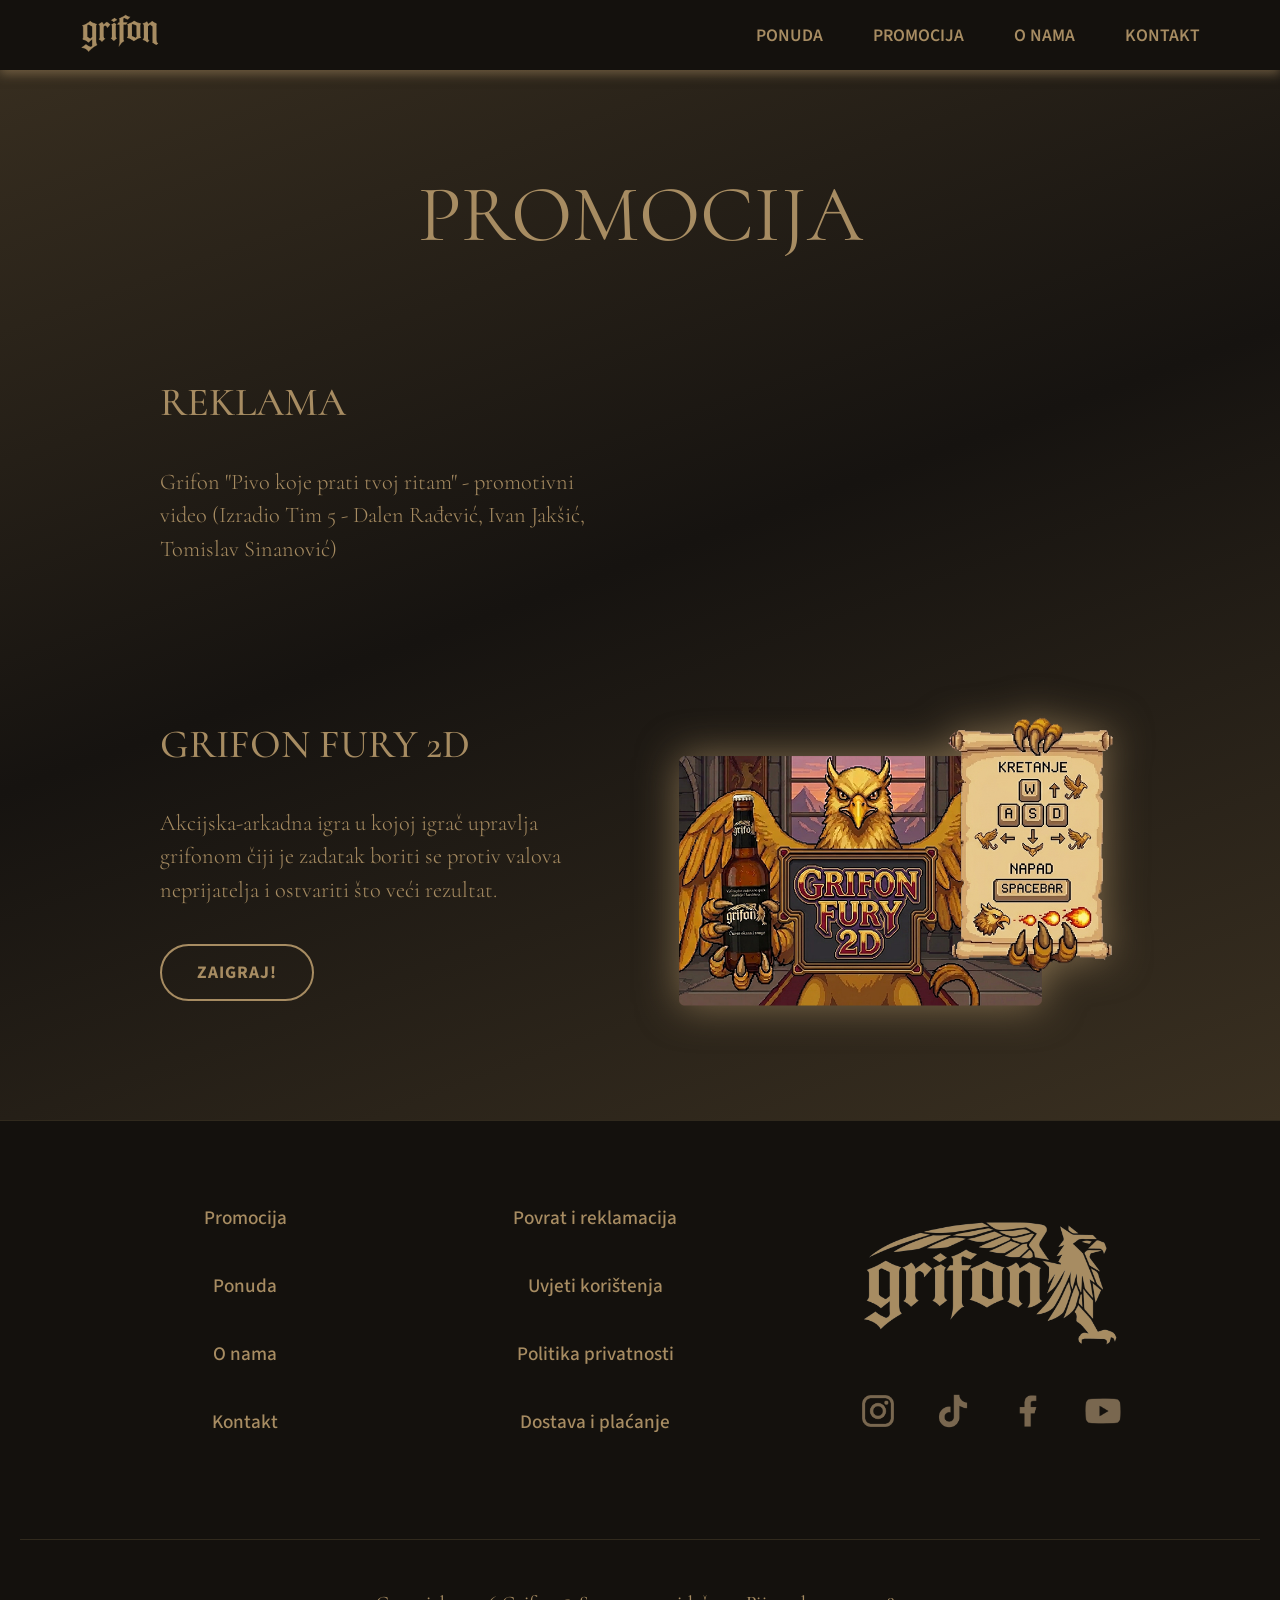
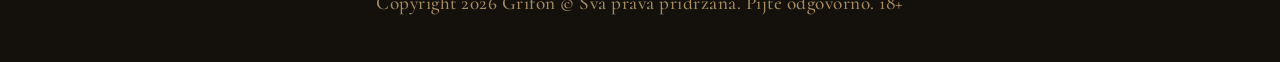
<file: reklama.html>
<!DOCTYPE html>
<head>
   <meta charset="UTF-8">
   <meta name="viewport" content="width=device-width, initial-scale=1.0">
   <title>Grifon</title>
   <link rel="icon" type="image/png" href="slike/favicon.png">
   <link rel="preconnect" href="https://fonts.googleapis.com">
   <link rel="preconnect" href="https://fonts.gstatic.com" crossorigin>
   <link href="https://fonts.googleapis.com/css2?family=Cormorant:ital,wght@0,300..700;1,300..700&family=Source+Sans+3:ital,wght@0,200..900;1,200..900&display=swap" rel="stylesheet">
   <link rel="stylesheet" type="text/css" href="style.css">
   <script src="script.js"></script>
</head>
<body>
   <nav>
      <a href="index.html"><img src="slike/logotip.png" alt="logo" width="80px"></a>
      <div class="izbornik">
         <a href="ponuda.html">Ponuda</a>
         <a href="reklama.html">Promocija</a>
         <a href="onama.html">O nama</a>
         <a href="kontakt.html">Kontakt</a>
         <img src="slike/hamb.png" class="hamb" width="50px" onclick="sidebar()">
      </div>
      <div class="sidebar">
         <img src="slike/x.png" class="izlaz" width="50px" onclick="sakrij()">
         <a href="ponuda.html">Ponuda</a>
         <a href="reklama.html">Promocija</a>
         <a href="onama.html">O nama</a>
         <a href="kontakt.html">Kontakt</a>
      </div>
   </nav>
   <section class="promo">
      <div class="promo-header fade-left">
         <h1>Promocija</h1>
      </div>
      <div class="reklama fade-up">
         <div class="reklama-header">
            <h1>Reklama</h1>
            <p>Grifon "Pivo koje prati tvoj ritam" - promotivni video (Izradio Tim 5 - Dalen Rađević, Ivan Jakšić, Tomislav Sinanović)</p>
         </div>
         <div class="video">
            <iframe 
               src="https://www.youtube.com/embed/R4rZmxU4Y5I" 
               title="T5" 
               allow="accelerometer; autoplay; clipboard-write; encrypted-media; gyroscope; picture-in-picture; web-share" 
               referrerpolicy="strict-origin-when-cross-origin" 
               allowfullscreen>
            </iframe>
         </div>
      </div>
   <div class="igra fade-up">
      <div class="igra-header">
         <h1>Grifon Fury 2D</h1>
         <p>Akcijska-arkadna igra u kojoj igrač upravlja grifonom čiji je zadatak boriti se protiv valova neprijatelja i ostvariti što veći rezultat.</p>
         <a href="https://play.unity.com/en/games/fdc8a7f6-74da-436c-bce3-af9306bca513/grifon-fury-2d" target="_blank" class="cta sredina">Zaigraj!</a>
      </div>
      <div class="igra-slika">
         <img src="slike/game.png" alt="">
      </div>
   </div>
   </section>
   <footer>
      <div class="footer-linkovi1">
         <a href="reklama.html">Promocija</a>
         <a href="ponuda.html">Ponuda</a>
         <a href="onama.html">O nama</a>
         <a href="kontakt.html">Kontakt</a>
      </div>
      <div class="footer-linkovi2">
         <a href="#">Povrat i reklamacija</a>
         <a href="#">Uvjeti korištenja</a>
         <a href="#">Politika privatnosti</a>
         <a href="#">Dostava i plaćanje</a>
      </div>
      <div class="kol1">
         <a href="index.html"><img src="slike/logo.png" alt="" width="500px" class="footer-logo"></a>
         <div class="footer-socials">
            <a href="https://www.instagram.com/" target="_blank"><img src="slike/inst.png" alt="instagram"></a>
            <a href="https://www.tiktok.com/" target="_blank"><img src="slike/tt.png" alt="tiktok"></a>
            <a href="https://www.facebook.com/" target="_blank"><img src="slike/fb.png" alt="facebook"></a>
            <a href="https://www.youtube.com/" target="_blank"><img src="slike/yt.png" alt="youtube"></a>
         </div>
      </div>
      <div class="footer-bottom">
         <p>Copyright 2026 Grifon © Sva prava pridržana. Pijte odgovorno. 18+</p>
      </div>
   </footer>
</file>
<file: style.css>
body {
    padding: 0;
    margin: 0;
    overflow-x: hidden;
    background-color: #14110D;
}
.naslov h1, .origin h1, .karakter h1, .kartice-header h2, .card-title, .kartica h3, .info-card h3, .contact-header h2, 
.naslov-proizvoda, .razno-naslov h2, .promo-header h1, .origin-tekst h2, .onama h1, .timeline-sadrzaj h2, .igra-header h1 {
    font-family: "Cormorant", serif;
    font-optical-sizing: auto;
    font-weight: 400;
    font-style: normal;
    text-transform: uppercase;
}
.naslov h3, .kartica p, .kartice-header p, .footer-bottom p, .origin-content p, .contact-header p, 
.info-card p, .podnaslov-proizvoda, .product-opis p, .product-opis h3, .reklama-header h1, .reklama-header p, .onama-blok p, .timeline-sadrzaj p, .igra-header p    {
    font-family: "Cormorant", serif;
    font-optical-sizing: auto;
    font-weight: 300;
   font-style: normal;
    line-height: 2;
}
a, .card-subtitle, label, input, textarea, .sidebar a  {
    font-family: "Source Sans 3", sans-serif;
    font-weight: 400;
    font-style: normal;
    font-optical-sizing: auto;
}
.origin h1, .karakter h1, .kartice-header h2 {
    font-style: normal;
    font-size: 5em;
    color: #a78c62;
}
nav, .izbornik, .home, .naslov, .origin, .origin-content, .origin-tekst, .piva-animacija-sekcija, .karakter, .kolone, .kartice-container,
.karakter-lijeva-kolona, .karakter-pivo, .karakter-desna-kolona, .kartice, .card1, .card2, .card3, .card4, .card5, .card6, .home_product,
.main_product, .product-opis, .partner-logos, .razno, .razno-kartice, .kartice-cta, .promo, .reklama, .onama-main, .onama-blok, .onama-slike, 
.timeline-sekcija, .timeline-kontejner, .timeline-sadrzaj, .contact-section, .contact-container, .info-grid, footer, .kol1, .footer-socials,
.footer-linkovi1, .footer-linkovi2 {
    display: flex;
}
.izbornik a, .sidebar a, .cta, .origin-tekst h2, .kartice-header-tekst, .kartice-header p, span, .product-opis h3, .razno-naslov h2,
.reklama-header h1, .reklama-header p, .promo-header, .onama h1, .onama-blok h3, .contact-header h2, .contact-header p, .info-card h3, footer a,
.footer-bottom p, .igra-header h1, .igra-header p  {
    color:#a78c62;
} 
.fade-up, .fade-up-home {
  opacity: 0;
  transform: translateY(100px);
  transition: opacity 0.8s ease, transform 0.8s ease;
}
.fade-blok {
    opacity: 0;
    transform: translateY(40px);
    transition: opacity 0.6s ease, transform 0.6s ease;
}
.fade-left {
  opacity: 0;
  transform: translateX(-50px);
  transition: opacity 0.8s ease, transform 0.8s ease;
}
.fade-right {
  opacity: 0;
  transform: translateX(50px);
  transition: opacity 0.8s ease, transform 0.8s ease;
}
.zoom-in {
  opacity: 0;
  transform: scale(0.8);
  transition: opacity 0.8s ease, transform 0.8s ease;
}
.fade-down {
    opacity: 0;
    transform: translateY(-40px);
    transition: opacity 0.6s ease, transform 0.6s ease;
}

.animirano {
  opacity: 1 !important;
  transform: none !important;
}
nav{                           /*---------------IZBORNIK-----------*/
    width: 100%;
    height: 70px;
    flex-wrap: wrap;
    position: fixed;
    z-index: 999;
    padding: 10px 80px;
    justify-content: space-between;
    align-items: center;
    box-sizing: border-box;
    background-color: #14110D;
    box-shadow: 0px 4px 10px rgba(167, 140, 98, 0.5);
}
.izbornik {
    gap: 50px;
    align-items: center;
}
.izbornik a, .sidebar a  {
    font-size: 1.1em;
    text-transform: uppercase;
    text-decoration: none;
    font-weight: 600;
    z-index: 1;
    transition: 0.3s ease;
}
.izbornik a:hover {
    color:#faf7f7;
}
.hamb {
    display: none;
    cursor: pointer;
}

.sidebar {
    display: none;
}
.home {                            /*---------------HOME-----------*/
    position: relative;
    width: 100%;
    height: 100vh;
    overflow: hidden;
    justify-content: center;
    align-items: center;
    color: #faf7f7;
    text-align: center;
}
.bg-video {
    position: absolute; 
    opacity: 0.3;
    z-index: -1;
    top: 0;
    left: 0;
    right: 0;
    bottom: 0;
    width: 100vw; 
    height: 100vh; 
    object-fit: cover;
}
.home-content {
    z-index: 1;
}
.naslov {
    flex-direction: column;
    align-items: center;
}
.naslov h1 {
    font-size: 4em;
    font-weight:100;
    line-height: 1.2;
    padding: 0;
    margin: 0;
}
.naslov h3 {
    font-size: 1.6em;
    padding-bottom: 10px;
}
.cta {
    display: inline-block;
    background-color: transparent;          
    border: 2px solid #a78c62; 
    padding: 14px 35px;
    font-size: 1.1rem;
    font-weight: 700;
    text-decoration: none;
    text-transform: uppercase;
    letter-spacing: 1px;
    border-radius: 30px;       
    transition: all 0.3s ease;
}
.cta:hover {
    background-color: #a78c62; 
    color: #161310;           
    box-shadow: 0 0 20px rgba(167, 140, 98, 0.4); 
    transform: translateY(-2px);
}
.origin {                                                   /*---------------NAŠA PRIČA-----------*/
    position: relative;
    padding: 80px 0px;
    flex-direction: column;
    align-items: center;
    gap: 75px;
    color: #faf7f7;
    box-sizing: border-box;
    background: radial-gradient(circle at left, #3a3021 0%, #161310 70%);
}
.origin h1 {
    margin: 0;
}
.origin-content {
    justify-content: center;
    align-items: center;
    width: 100%;
    flex-wrap: wrap; 
}
.origin-content .piva-animacija-sekcija {
    flex: 1 0 600px; 
    margin: 0; 
}
.origin-tekst {
    flex-direction: column;
    padding: 10px 80px 80px 80px;
    flex: 1 1 400px; 
}
.origin-tekst .cta { 
    display: inline-block; 
    width: 100px;
    text-align: center;
    margin-top: 30px;
}
.origin-tekst h2 {
    font-weight: 400;
    font-style: normal;
    font-size: 3em;
    margin: 20px 0px 20px 0px;
}
.origin-content p {
    font-size: 1.5em;
    line-height: 1.8;
}
.piva-animacija-sekcija {
    position: relative;
    width: 100%;
    height: auto;
    flex-direction: column;
    align-items: center;
    justify-content: flex-start;
    padding: 80px 10px 30px 10px;
    margin: 0px 0px 80px 0px;
    box-sizing: border-box;
    transition: 0.8s ease;
    overflow: hidden;
}
.animacija-container {
    position: relative;
    width: 600px; 
    height: 420px;
}
.animacija-container .boca {
    position: absolute;
    width: 100px; 
    height: auto;
    transition: transform 0.9s, opacity 0.4s ease;
    filter: drop-shadow(0 12px 15px rgba(230, 230, 230, 0.1));
    animation: trzanje 0.3s infinite ease-in-out;
}
.piva-animacija-sekcija:hover .boca {
    animation-play-state: paused; 
}
@keyframes trzanje {
    0% {
        margin-left: 0px;
    }
    25% {
        margin-left: -5px; 
    }
    75% {
        margin-left: 5px; 
    }
    100% {
        margin-left: 0px;
    }
}
.animacija-cs { 
    transform: translate(242px, 0) scale(1.4); 
    z-index: 5; 
}
.animacija-cz, .animacija-dh, .animacija-nl, .animacija-sk, .animacija-zd{
    transform: translate(242px, 0px);
    z-index: 4;
    opacity: 0; 
}

.piva-animacija-sekcija:hover .animacija-cs  {     
    transform: translate(185px, 0) scale(1.15); 
    z-index: 4; 
}
.piva-animacija-sekcija:hover .animacija-nl { 
    transform: translate(300px, 0) scale(1.15); 
    z-index: 3; 
    opacity: 1;
}
.piva-animacija-sekcija:hover .animacija-dh { 
    transform: translate(110px, -20px) scale(1.02); 
    z-index: 2; 
    opacity: 1;
}
.piva-animacija-sekcija:hover .animacija-sk{
    transform: translate(390px, -20px) scale(1.02); 
    z-index: 2; 
    opacity: 1;
}
.piva-animacija-sekcija:hover .animacija-cz { 
    transform: translate(40px, -40px) scale(0.90); 
    z-index: 1; 
    opacity: 1;
}
.piva-animacija-sekcija:hover .animacija-zd {
    transform: translate(460px, -40px) scale(0.90); 
    z-index: 1; 
    opacity: 1;
}
.karakter {                                           /*---------------NAŠ KARAKTER-----------*/
    padding: 80px 30px; 
    flex-direction: column;
    align-items: center;
    color:#faf7f7;
    background: linear-gradient(90deg, #161310 0%, #3a3021 50%, #161310 100%);
    gap: 50px;
}
.karakter h1 {
    margin: 0;
    text-align: center;
}
.kolone {
    width: 100%;           
    max-width: 1000px; 
    flex-direction: row;
    flex-wrap: wrap;        
    align-items: center;    
    justify-content: flex-start;
    gap: 30px;          
}
.karakter-lijeva-kolona {
    flex-direction: column;
    justify-content: center;
    align-items: center;
    flex: 1 1 300px; 
    min-width: 280px;    
}
.karakter-pivo {
    justify-content: center;
    align-items: center;
    flex: 1 1 250px; 
    min-width: 200px;
}
.karakter-pivo img {
    width: 100%;
    max-height: 450px;       
    object-fit: contain;
}
.karakter-desna-kolona {
    height: 100%;
    flex-direction: column;
    justify-content: center;
    align-items: center;
    flex: 1 1 300px; 
    min-width: 280px;
}
.kartica {
    width: 320px;              
    height: 220px;
    margin-bottom: 10px;
    padding: 10px 20px;
    overflow: hidden;
    box-sizing: border-box;
    transition: box-shadow 0.3s ease;
    box-shadow: 0 0 0 #44392c, 0 0 0 #44392c;
}
.kartica:hover {
    box-shadow: -4px 0 0 #44392c, 4px 0 0 #44392c;
}
.kartica h3 {
    font-size: 1.5em;
    text-align: center;
}
.kartica p {
    font-size: 1.3em;
    line-height: 1.5;
    text-align: center;
}
.kartice {                                                      /*---------------NAŠI OKUSI, KARTICE EDICIJA-----------*/
    background-color: #0d0b09; 
    padding: 80px 20px;
    flex-direction: row;
    flex-wrap: wrap;          
    justify-content: center;
    align-items: center;
    gap: 40px;                
    width: 100%;
    box-sizing: border-box;
}
.kartice-header {
    flex: 1 1 100%;            
    text-align: center;
    margin-bottom: 20px;       
}
.kartice-header h2 {
    margin: 80px 0px 0px 0px;
}
.kartice-header p {
    font-size: 1.4em;
    line-height: 1.3;
}
.kartice-container {
    width: 100%;           
    max-width: 1000px; 
    flex-direction: row;
    flex-wrap: wrap;        
    align-items: center;    
    justify-content: center;
    gap: 30px; 
}
.card1, .card2, .card3, .card4, .card5, .card6 {
    background-color: #1b1714;
    border-radius: 12px;
    width: 300px;             
    flex-direction: column;
    transition: 0.5s ease;
}
.card-image-wrapper {
    position: relative; 
    width: 100%;
    overflow: hidden;  
}
.card-image-wrapper img {
    display: block;
    width: 100%;
    height: auto;
    transition: 0.5s ease; 
}
.card-image-wrapper::after {
    content: '';
    position: absolute;
    top: 0;
    left: 0;
    width: 100%;
    height: 100%;
    background: linear-gradient(90deg, #161310 0%, #b9ac92 40%, #b9ac92 60%, #161310 100%);
    opacity: 0;
    transition: opacity 0.5s ease; 
    mix-blend-mode: multiply; 
}
.card1:hover .card-image-wrapper img,
.card2:hover .card-image-wrapper img,
.card3:hover .card-image-wrapper img,
.card4:hover .card-image-wrapper img,
.card5:hover .card-image-wrapper img,
.card6:hover .card-image-wrapper img { 
    transform: scale(1.10);
}

.card1:hover .card-image-wrapper::after,
.card2:hover .card-image-wrapper::after,
.card3:hover .card-image-wrapper::after,
.card4:hover .card-image-wrapper::after,
.card5:hover .card-image-wrapper::after,
.card6:hover .card-image-wrapper::after { 
    opacity: 0.8; 
}
.kartice img {
    max-width: 100%;
    height: auto;
    object-fit: cover;
}
.card-subtitle, .card-title {
    margin: 0;         
    padding: 0;        
}
.card-title {
    color: #cdcdcd;
    font-size: 1.5rem;
    font-weight: 600;
    transition: 0.5s ease;
    padding: 10px 20px 20px 20px;
}
.card-subtitle {
    color: #c9a927;
    font-weight: 500;
    padding:20px 0px 0px 20px;
    transition: color 0.5s ease;
}
.card1:hover .card-title { color:#a21419; }
.card2:hover .card-title { color:#a78c62; }
.card3:hover .card-title { color:#e0dede; }
.card4:hover .card-title { color:#3d8835; }
.card5:hover .card-title { color:#a78c62; }
.card6:hover .card-title { color:#102336; }
.card5:hover  { background-color:#401b06; }
.card6:hover  { background-color:#B3BDC6; }
.card6:hover .card-subtitle { color:#102336; }

.product-link {
    text-decoration: none;
}
.product-link:hover {
    cursor: pointer;
}
.home_product {                                                     /*---------------PROIZVOD-----------*/
    width: 100%;
    height: 100vh; 
    background-size: cover;      
    flex-direction: column;
    justify-content: center;     
    background-repeat: no-repeat;
    padding: 20px 80px; 
    box-sizing: border-box;
}
#crvena_zora {
    background-image: url('slike/wpaper_cz1.jpg');
    background-position:center top 20%;  
}
#cuvar_snage {
    background-image: url('slike/wpaper_cs1.jpg');
    background-position:center top 20%;  
}
#drevni_hrast {
    background-image: url('slike/wpaper_dh1.jpg');
    background-position:center top 15%;  
}
#nocni_lovac {
    background-image: url('slike/wpaper_nl.jpg');
    background-position:center top 20%;  
}
#zeleni_dragulj {
    background-image: url('slike/wpaper_zk1.jpg');
    background-position:center top 20%;  
}
#srebrna_kandza {
    background-image: url('slike/wpaper_sk1.jpg');
    background-position:center top 20%;  
}
.hero-product-tekst {
    padding: 0px 80px; 
}
.naslov-proizvoda {
    font-size: 5em;
    font-weight: bold;
    color: #faf7f7;
    text-transform: uppercase;
    margin-bottom: 10px;
    letter-spacing: 2px;
    text-shadow: 3px 3px 3px rgba(0, 0, 0, 0.8);
}

.podnaslov-proizvoda {
    font-size: 1.8rem;
    color: #faf7f7;
    line-height: 1;
    font-weight: 700;
    margin-bottom: 5px;
    text-shadow: 2px 2px 1px rgba(0, 0, 0, 0.8);
}
.main_product {
    flex-wrap: wrap;         
    gap: 80px;               
    align-items: flex-start; 
    justify-content: center;
    max-width: 1280px;     
    margin: 60px auto;     
    padding: 20px 80px;
    box-sizing: border-box;
}

.product_photo {
    flex: 1 1 400px;         
    max-width: 500px;
   background-color: #b9ac92;
}
.product_photo img {
    width: 100%;
    height: auto;
    display: block;
    object-fit: contain;
}
.product-opis {
    flex: 1 1 450px;         
    flex-direction: column;  
    gap: 20px;               
}
.product-opis p {
    font-size: 1.3em;
    line-height: 1.5;
    color:#faf7f7;
    margin: 0;
}
span {
    font-weight: bold;
}

.product-opis h3 {
    font-size: 1.5em; 
    font-weight: bold;       
    margin: 15px 0 0 0;
    text-transform: uppercase;
}
.partner-logos {
    flex-wrap: wrap;         
    gap: 25px;               
    align-items: center;
}
.partner-logos img {
    height: 60px;           
    width: auto;
    object-fit: contain;
}
.razno {
    flex-direction: column;  
    align-items: center;   
    max-width: 1200px;       
    margin: 80px auto;  
    padding: 0px 80px;
    box-sizing: border-box;
}
.razno-naslov {
    width: 100%;
    margin-bottom: 20px;  
    text-align: center;
}

.razno-naslov h2 {
    font-size: 2.5rem;
    text-transform: uppercase;
}
.razno-kartice {
    flex-wrap: wrap;          
    justify-content: center;  
    gap: 40px;                 
    width: 100%;
}
.kartice-cta {
    flex: 1 1 100%;           
    justify-content: center;   
    margin-top: 30px;         
}              
.promo {                                                          /*---------------REKLAMA-----------*/
    flex-direction: column;   
    align-items: center;       
    justify-content: center;
    width: 100%;
    padding: 100px 80px 80px 80px;
    box-sizing: border-box;
    background: linear-gradient(160deg, #3a3021 0%, #161310 50%, #3a3021 100%);
}
.promo-header {
    width: 100%;
    text-align: center;        
    margin-bottom: 50px;   
}
.promo-header h1 {
    font-size: 5em;
    text-transform: uppercase;
    margin-bottom: 5px;
}
.reklama {
    display: flex;
    flex-direction: row;   
    flex-wrap: wrap;
    align-items: center;
    justify-content: center;
    gap: 60px;
    width: 100%;
    padding: 30px 80px 30px 80px;
    box-sizing: border-box;
}
.reklama-header {
    flex: 1 1 400px;
    display: flex;
    flex-direction: column;
    align-items: flex-start;
    gap: 0px;
}
.reklama-header h1, .igra-header h1 {
    font-size: 2.5em;
    font-weight: 500;
    text-transform: uppercase;
    margin: 0;
}
.reklama-header p, .igra-header p {
    font-size: 1.4em;
    line-height: 1.5;
}

.video {
    flex: 1 1 400px;
    display: flex;
    flex-direction: column;
    align-items: center;
    justify-content: center;
    gap: 20px;
    position: relative;
    aspect-ratio: 16 / 9;
    width: 100%;
    min-width: 400px;
    max-width: 600px;
    border-radius: 8px;
    filter: drop-shadow(0px 0px 20px rgba(167, 140, 98, 0.7));
    overflow: hidden;
}
.video iframe {
    position: absolute;
    top: 0;
    left: 0;
    width: 100%;
    height: 100%;
    border: none;
}

.igra {
    display: flex;
    flex-direction: row;
    flex-wrap: wrap;
    align-items: center;
    justify-content: center;
    gap: 60px;
    width: 100%;
    padding: 80px 80px 30px 80px;
    box-sizing: border-box;
}
.igra-header {
    flex: 1 1 400px;
    display: flex;
    flex-direction: column;
    align-items: flex-start;
    gap: 15px;
}
.igra-slika {
    flex: 1 1 400px;
    width: 100%;
    min-width: 400px;
    max-width: 600px;
    display: flex;
    flex-direction: column;
    align-items: center;
    justify-content: center;
    gap: 20px;
    position: relative;
    filter: drop-shadow(0px 0px 20px rgba(167, 140, 98, 0.7));
}
.igra-slika img {
    width: 100%;
    height: auto;
    display: block;
}             
.onama {                                                                    /*---------------O NAMA-----------*/
    padding: 60px 20px;
    box-sizing: border-box;
    max-width: 1200px; 
    margin: 0 auto;    
    position: relative;
}
.onama::before {
    content: '';
    position: fixed;
    inset: 0;
    background-image: var(--bg-slika);
    background-size: cover;
    background-position: center;
    opacity: 0;
    transition: opacity 0.6s ease, background-image 0.6s ease;
    z-index: -1;
    pointer-events: none;
}
.onama.aktivan::before {
    opacity: 0.05;
}
.onama h1 {
    text-align: center;
    margin: 100px 0px;
    font-size: 5rem;
}
.onama-main {
    flex-direction: column;
    padding: 20px 80px;
    box-sizing: border-box;
    gap: 60px; 
}
.onama-blok {
    flex-wrap: wrap;
    align-items: center;
    gap: 50px;
}
.onama-blok .tekst-sadrzaj {
    flex: 1 1 500px;
    align-self: flex-start;
}
.onama-blok h3 {
    margin-top: 0;
    margin-bottom: 15px;
    font-size: 1.8em;
    text-transform: uppercase;
}
.onama-blok p {
    line-height: 1.5;
    font-size: 1.3em;
    color: #faf7f7;
}
.onama-slike {
    flex: 1 1 400px;
    justify-content: center;
    transition: 0.3s ease;
    transform: rotate(3deg);
}
.onama-slike:hover {
    transform: rotate(0deg);
}
.onama-slike img {
    width: 100%;
    max-width: 500px;
    min-width: 280px;
    height: auto;
    border-radius: 8px;
    object-fit: cover;
}
.onama-blok:nth-child(2) .tekst-sadrzaj {
    order: 2;
}
.onama-blok:nth-child(2) .onama-slike {
    order: 1;
}
.timeline-sekcija {
    padding: 60px 20px;
    box-sizing: border-box;
    width: 100%;
    background: linear-gradient(90deg, #161310 0%, #3a3021 50%, #161310 100%);
    justify-content: center;
}
.timeline-kontejner {
    flex-direction: column;
    max-width: 800px;
    width: 100%;
    position: relative;
}
.timeline-kontejner::before { 
    content: '';
    position: absolute;
    left: 15px; 
    top: 10px;
    bottom: 10px;
    width: 4px;
    background-color: #a78c62; 
}
.timeline-blok {
    position: relative;
    padding-left: 50px; 
    padding-bottom: 40px;
    box-sizing: border-box;
}
.timeline-blok:last-child {
    padding-bottom: 0;
}
.timeline-blok::after {
    content: '';
    position: absolute;
    left: 7px; 
    top: 5px;
    width: 20px;
    height: 20px;
    border-radius: 50%;
    background-color: #faf7f7; 
    border: 4px solid #17100a; 
    box-sizing: border-box;
    z-index: 1;
}
.timeline-sadrzaj {
    flex-direction: column;
    gap: 0px;
    padding: 0px 20px 0px 0px;
}
.timeline-sadrzaj h2 {
    font-size: 4em;
    margin: 20px 0px;
}
.timeline-sadrzaj p {
    margin: 0;
    font-size: 1.4em;
    color: #faf7f7; 
}
.contact-section {                                                 /*---------------KONTAKT-----------*/
    flex-direction: column;
    padding: 100px 80px 80px 80px;
    box-sizing: border-box;
    flex-wrap: wrap;
    align-items: center;
    justify-content: center;
    background: radial-gradient(circle at top left, rgba(58, 48, 33, 0.6) 0%, transparent 50%),
    radial-gradient(circle at bottom right, rgba(58, 48, 33, 0.6) 0%, transparent 50%),
    #161310;
}
.contact-header {
    text-align: center;
    margin-bottom: 50px;
}
.contact-header h2 {
    font-size: 5em;
    margin-bottom: 0;
}
.contact-header p {
    font-size: 1.3em;
}
.contact-container {
    flex-wrap: wrap; 
    gap: 50px;
    align-items: flex-start;
}
.info-grid {
    flex-direction: column; 
    gap: 15px;
    flex: 1; 
    min-width: 350px; 
}
.info-card {
    padding: 5px 20px;
    border-style: solid;
    border-color: #362e20;
    border-width: 2px;
    border-radius: 8px;
    transition: 0.2s ease;
}
.info-card:hover {
    border-left-color: #a78c62;
    border-width: 2px 2px 2px 25px;
}
.info-card h3 {
    font-size: 1.3em;
    font-weight: bold;
    text-transform: uppercase;
    margin-bottom: 6px;
}
.info-card p {
    font-size: 1.3em;
    line-height: 1.5;
    color: #faf7f7;
}
.contact-form-container {                                /*---------------KONTAKT FORMA-----------*/
    border: 2px solid #362e20;
    padding: 40px;
    border-radius: 8px;
    flex: 1; 
    min-width: 400px;
}
.form-group {
    margin-bottom: 20px;
}
.form-group label {
    display: block;
    font-size: 1em;
    font-weight: 500;
    text-transform: uppercase;
    margin-bottom: 8px;
    color: #faf7f7;
}
.form-group input, 
.form-group textarea {
    width: 100%;
    padding: 10px 0px;
    background-color: #30281c;
    padding-left: 15px;
    border: 1px solid transparent;
    box-sizing: border-box;
    color:#faf7f7;
    border-radius: 5px;
    font-size: 1em;
    font-weight: 500;
    transition: 0.3s ease;
}
.form-group input:focus, 
.form-group textarea:focus {
    outline: none;
    border: 1px solid #a78c62;
    background: none;
}
.form-group textarea {
    height: 150px;
    resize: vertical;
}
.submit-btn {
    color: #fff;
    background: none;
    border: 1px solid #a78c62;
    padding: 15px 30px;
    font-size: 1rem;
    font-weight: 600;
    text-transform: uppercase;
    letter-spacing: 1px;
    border-radius: 5px;
    cursor: pointer;
    width: 100%;
    transition: 0.3s;
}
.submit-btn:hover {
    background-color: #a78c62;
}
footer {                                             /*---------------PODNOŽJE-----------*/           
    padding: 80px 20px 20px 20px;
    box-sizing: border-box;
    width: 100%;
    flex-direction: row;
    border-top: 1px solid rgba(167, 140, 98, 0.2); 
    flex-wrap: wrap;          
    justify-content: center;   
    align-items: center;   
    gap: 100px;   
}
.kol1 {
    flex-direction: column;    
    align-items: center;       
    gap: 25px;              
    padding: 0px 30px;        
    max-width: 400px;  
}
.footer-logo {
    max-width: 100%;           
    width: 280px;             
    height: auto;
    object-fit: contain;
}
.footer-socials {
    flex-direction: row;      
    justify-content: center;
    align-items: center;
    gap: 35px;           
}
.footer-socials a img {
    width: 40px;              
    height: auto;
    transition: filter 0.3s ease, opacity 0.3s ease;
    filter: invert(59%) sepia(21%) saturate(541%) hue-rotate(355deg) brightness(91%) contrast(88%);
}
.footer-socials a:hover img {
    opacity: 1;
    filter: none;
}
.footer-linkovi1, 
.footer-linkovi2 {
    flex-direction: column;    
    align-items: center; 
    justify-content: center;  
    gap: 40px;                 
    flex: 1 1 180px;       
    max-width: 250px;
}
footer a {     
    text-decoration: none;
    font-size: 1.2em;
    font-weight: 500;
    transition: color 0.3s ease;
}
.footer-linkovi1 a:hover,
.footer-linkovi2 a:hover {
    color:#faf7f7;          
}
.footer-bottom {
    flex: 1 1 100%;          
    text-align: center;      
    padding-top: 25px;     
    border-top: 1px solid rgba(167, 140, 98, 0.2); 
}
.footer-bottom p {     
    font-size: 1.2em;      
    letter-spacing: 0.5px;
    font-weight: 500;
}
@media (max-width: 1160px) {
.onama-blok:nth-child(2) .tekst-sadrzaj,
    .onama-blok:nth-child(2) .onama-slike {
        order: unset;
    }
}
@media (max-width: 984px) {
    .karakter-lijeva-kolona {
        order: 1;     
        flex: 1 1 40%; 
        align-items: center;
        text-align: center;
    }
    .karakter-desna-kolona {
        order: 2;      
        flex: 1 1 40%; 
        align-items: center;
        text-align: center;
    }
    .karakter-pivo {
        order: 3;      
        flex: 1 1 100%;
        margin-top: 20px;
    }
    .karakter-pivo img {
        max-height: 350px;
    }
    .hero-product-tekst {
        padding: 0px 0px; 
    }
}
@media (max-width: 900px) {
    .piva-animacija-sekcija {
        padding: 0px 10px 0px 10px;
    }
    .animacija-container {
        transform: scale(0.7); 
    }

    .promo {
        padding: 80px 20px; 
    }
    .promo-header {   
        margin-bottom: 0px;   
}
    .video {
        width: 100%;
        max-width: 100%;
    }
}
@media (max-width: 768px) {
    nav{                           /*---------------IZBORNIK-----------*/
        padding: 10px 30px;
    }
    .izbornik a {
        display: none;
    }
    .hamb {
        display: block;
        position: absolute;
        top: 10px;
        right: 30px;
    }
    .sidebar {
        display: flex;
        flex-direction: column;
        align-items: start;
        gap: 25px;
        position: fixed;
        top: 0;
        right: 0;
        width: 200px;
        height: 100vh;
        background-color: #161310;
        border-left: 1px solid #44392c; 
        padding-top: 100px;
        z-index: 9999;
        transform: translateX(100%);
        transition: transform 0.4s ease;
    }
    .sidebar.otvoren {
        transform: translateX(0);
    }

    .sidebar a {
        display: block;
        font-size: 1.2em;
        width: 100%;
        padding: 5px 20px 5px 40px; 
        box-sizing: border-box;
    }
    .sidebar a:hover {
        color: #faf7f7;
    }
    .izlaz {
        position: absolute;
        top: 10px;
        right: 30px;
        cursor: pointer;
    }
    .naslov h1 {
        font-size: 2.5em;
    }
    .naslov h3 {
        font-size: 1.3em;
        padding: 0px 30px;
    }
    .origin-content .piva-animacija-sekcija {
        flex: 1 0 350px; 
    }
    .onama-main {
        padding: 20px 20px;
    }
    .onama-blok {
        flex-direction: column;
        align-items: center;
    }
    .onama-blok .tekst-sadrzaj, .onama-slike {
        flex: 1 1 100%;
        width: 100%;
    }
    .onama-slike img {
        width: 100%;
        max-width: 100%;
    }
    .kartice-header h2 {
        font-size: 3.5em;
        margin: 35px 0px 0px 0px;
    }
    .kartice-header p {
       padding: 0px 30px;
    }
    #crvena_zora {
        background-position: 70% 20%; 
        background-image: url('slike/wpaper_cz1_blur.jpg');
    }
    #cuvar_snage {
        background-position: 70% 20%; 
        background-image: url('slike/wpaper_cs1_blur.jpg');
    }
    #drevni_hrast {
        background-position: 70% 20%;
        background-image: url('slike/wpaper_dh1_blur.jpg');
    }
    #nocni_lovac {
        background-position: 70% 20%;
        background-image: url('slike/wpaper_nl_blur.png');
    }
    #zeleni_dragulj {
        background-position: 70% 20%;  
        background-image: url('slike/wpaper_zk1_blur.jpg');
    }
    #srebrna_kandza {
        background-position: 70% 20%;
        background-image: url('slike/wpaper_sk1_blur.jpg');
    }
    .hero-product-tekst {
        text-align: center;
    }
    .naslov-proizvoda {
        font-size: 3em;
    }
    .podnaslov-proizvoda {
        font-size: 1.2em;
    }
    .promo-header h1 {
        font-size: 3.5em;
    }
    .cta {
        align-self: center;
    }
    .reklama-header h1, .igra-header h1 {
        font-size: 2em;
    }
    .contact-header h2 {
        font-size: 3.5em;
    }
    .onama h1 {
        margin: 50px 0px;
        font-size: 3.5rem;
    }
    .footer-linkovi2 {
        padding: 0px 50px;
    }
    .reklama, .igra {
        padding: 40px 20px;
    
    }
    .video {
        flex: 1 1 100%;
        width: 100%;
    }
    .igra-slika {
        flex: 1 1 100%;
        width: 100%;
    }
}
@media (max-width: 600px) {
    .footer-linkovi2 {
        padding-right: 0px 0px;
    }
}
@media (max-width: 650px) {
    .contact-section {                                              
        padding: 100px 30px 80px 30px;
    }
    .contact-form-container {                          
        border: 0px solid #362e20;
        padding: 0px;
        min-width: 100%;
    }
}
@media (max-width: 550px) {
    .home-content img {
        width: 300px;
    }
    .cta {
        padding: 20px 42px;
        font-size: 1.2em;
    }
    .origin h1 {
        font-size: 3.5em;
    }
    .origin-tekst {
        padding: 10px 30px 30px 30px;
    }
    .origin-tekst h2 {
        font-size: 2em;
    }
    .kartice-header h2 {
        font-size: 3.5em;
    }
    .karakter h1 {
        font-size: 3.5em;
    }
    .karakter-lijeva-kolona,
    .karakter-desna-kolona {
        flex: 1 1 100%; 
    }
    .info-grid {
        min-width: 100%; 
    }
    .main_product {
        padding: 20px 30px;
    }
}
@media (max-width: 480px) {
    .video, .igra-slika {
    min-width: 300px;
}
}
</file>
